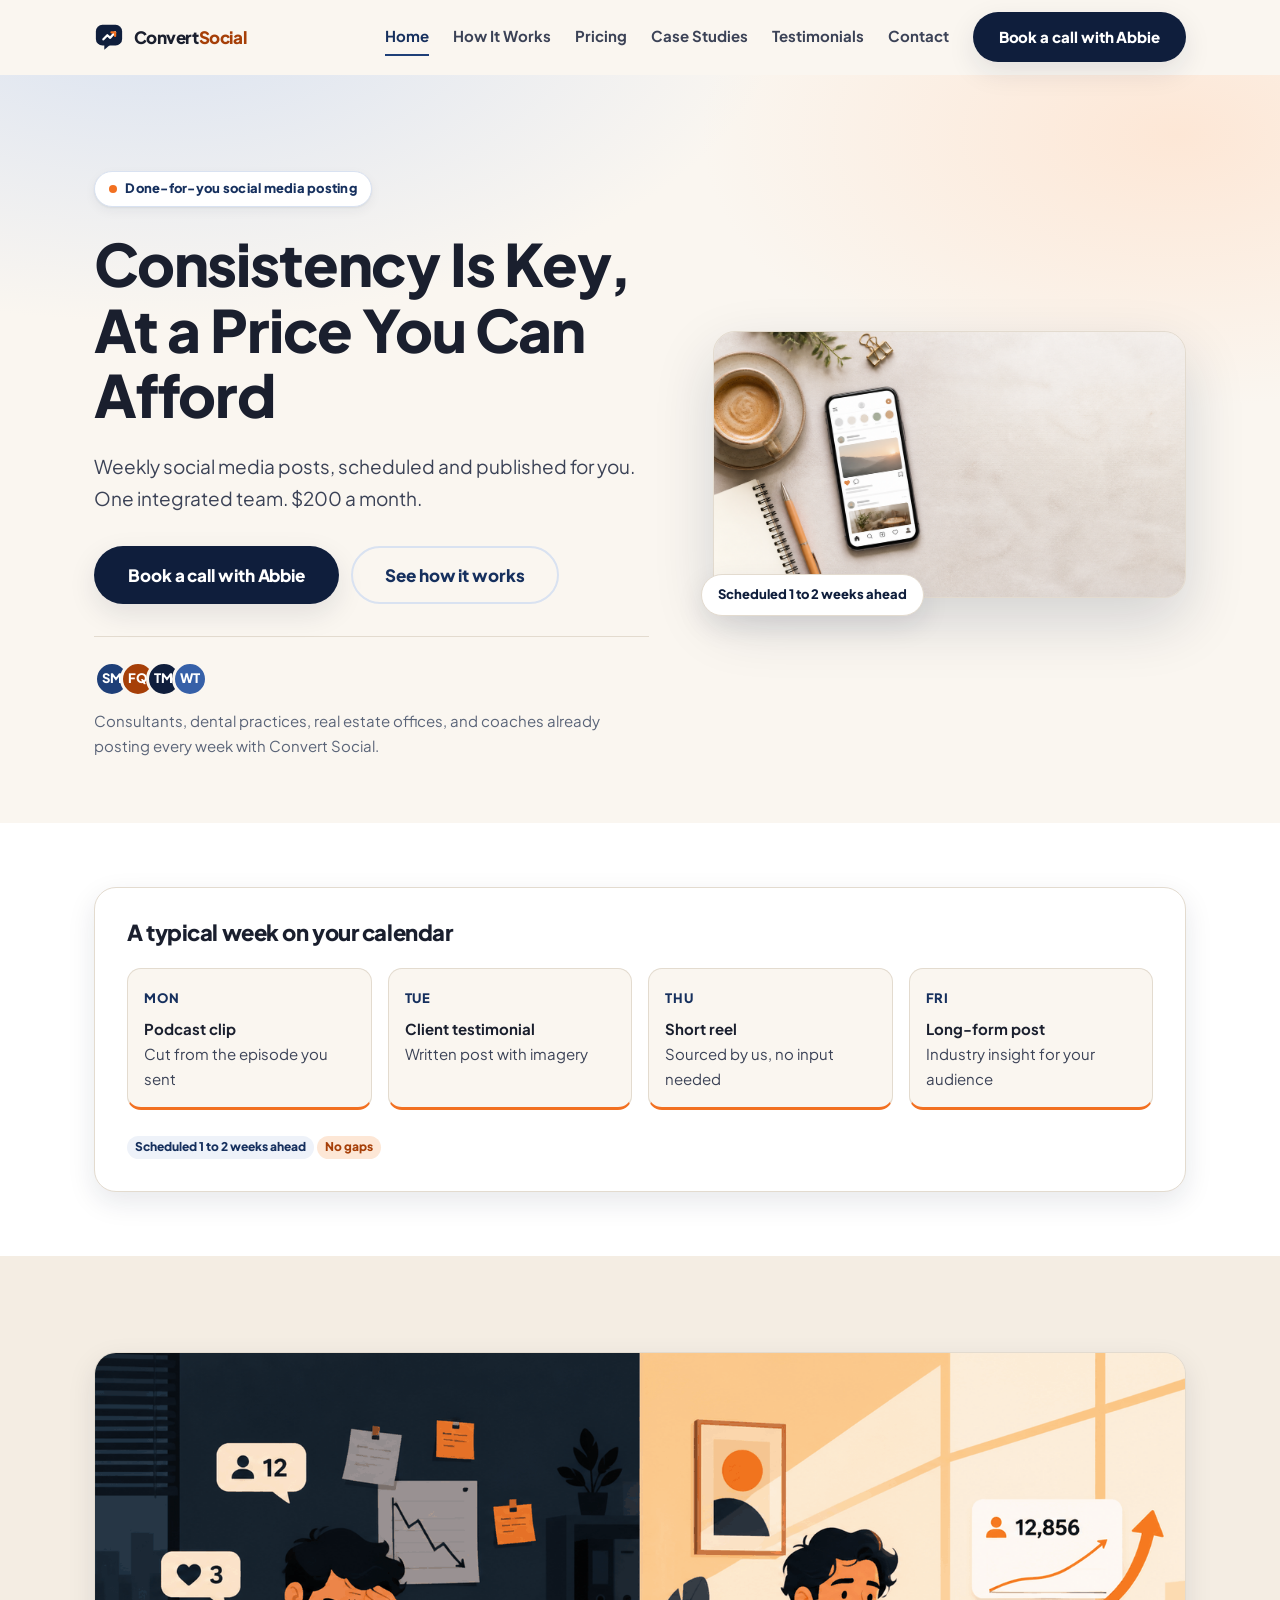
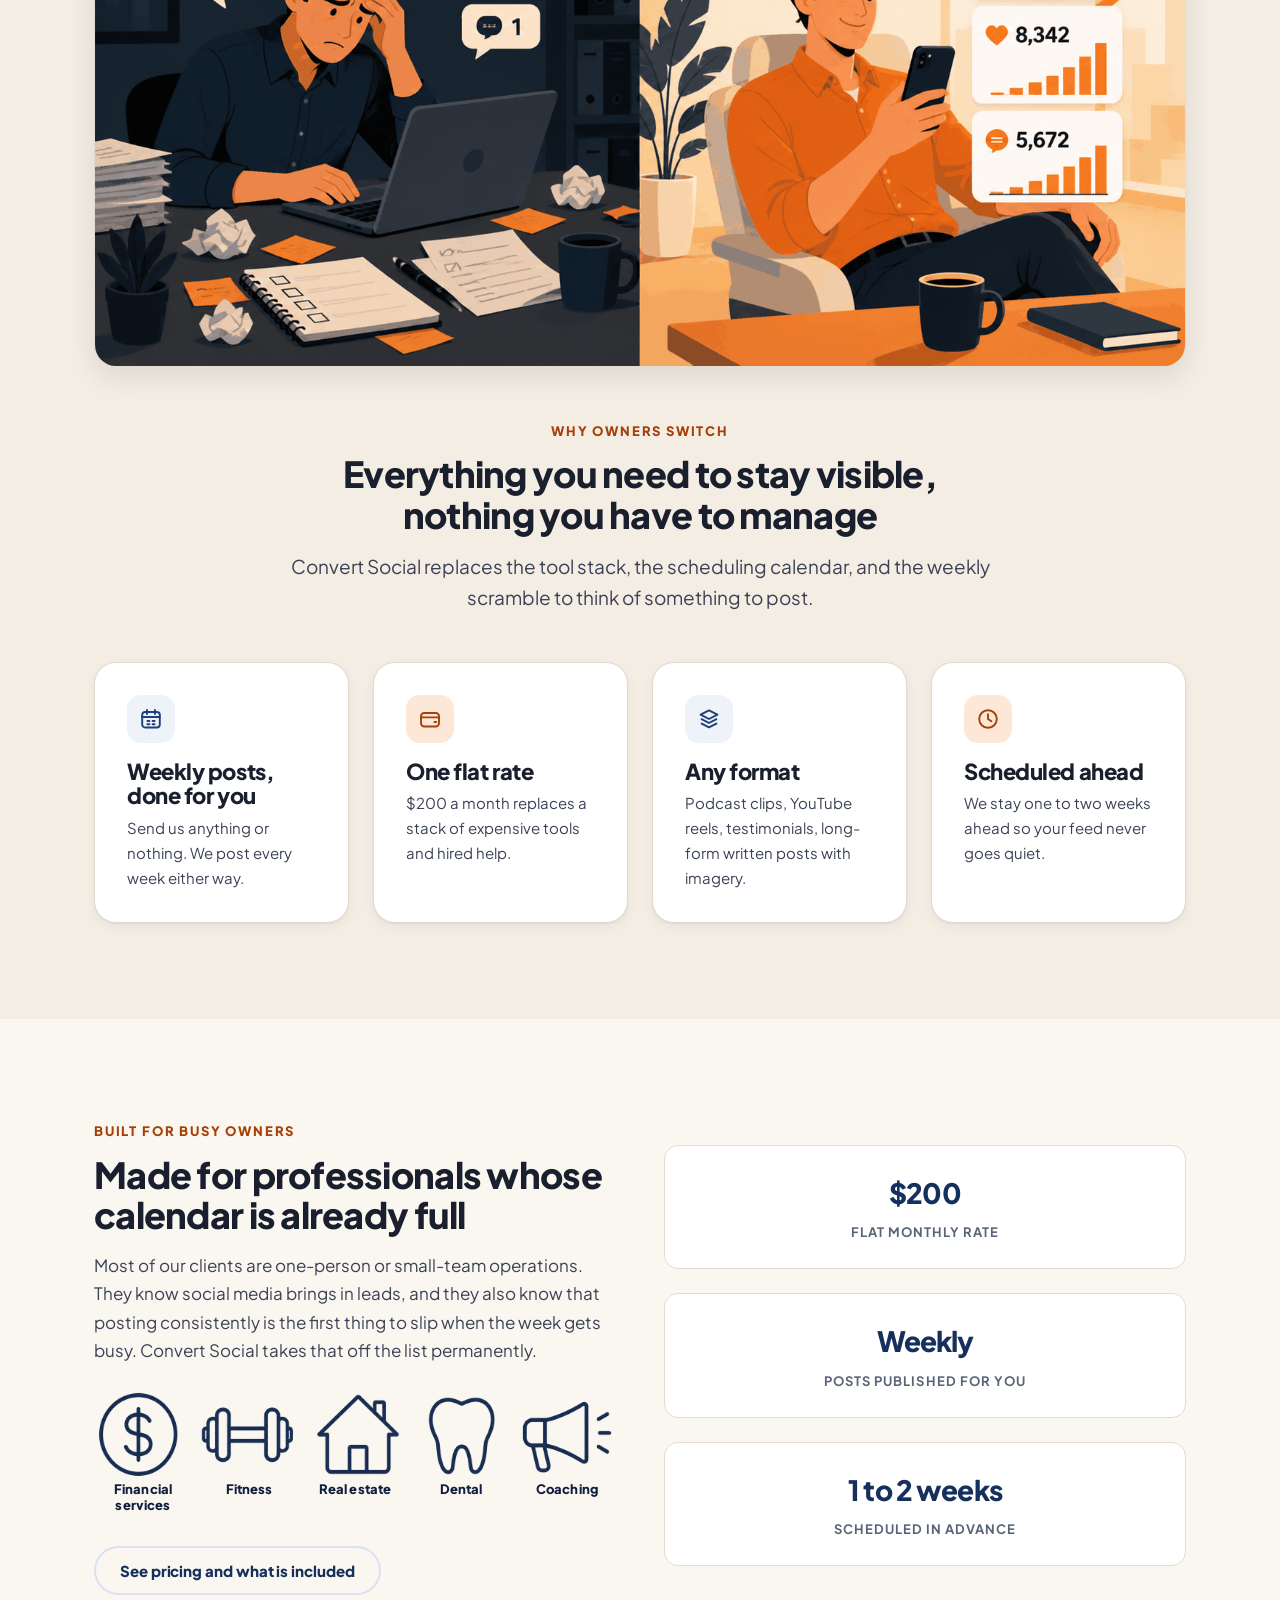
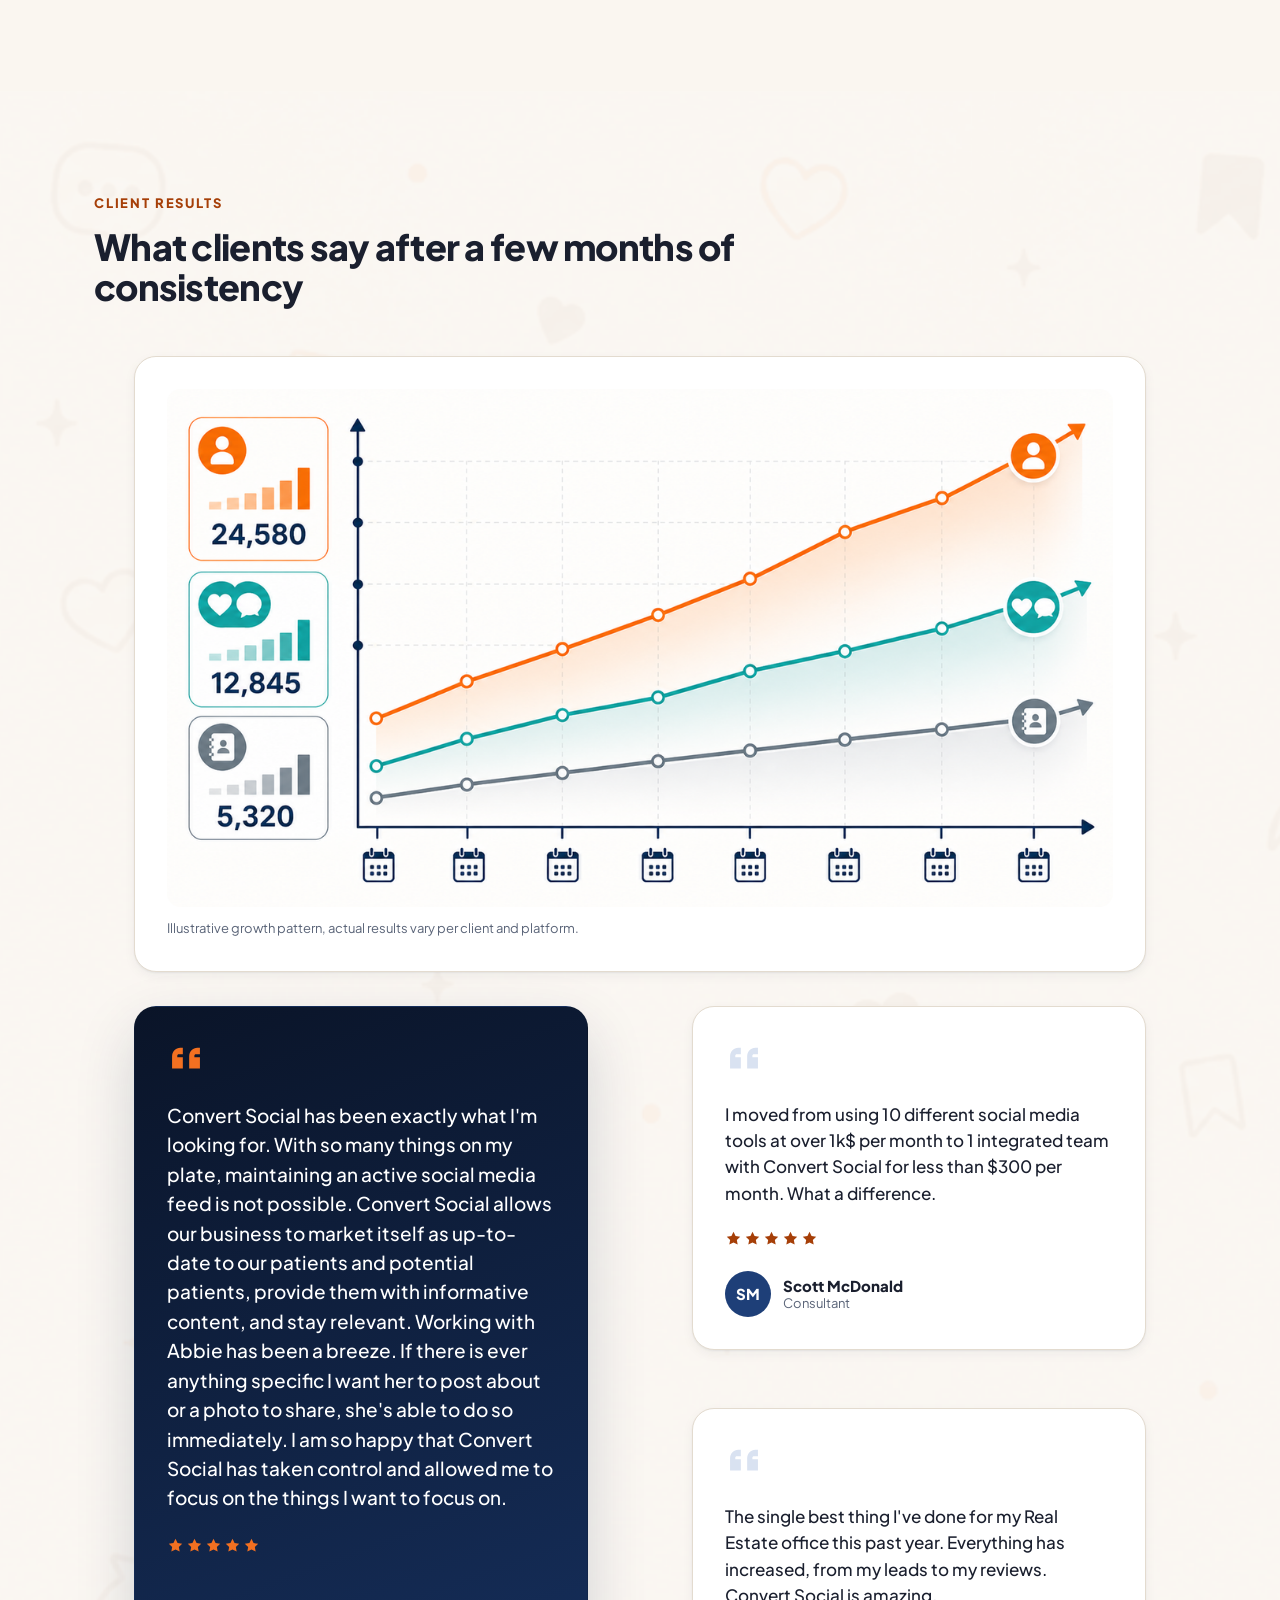
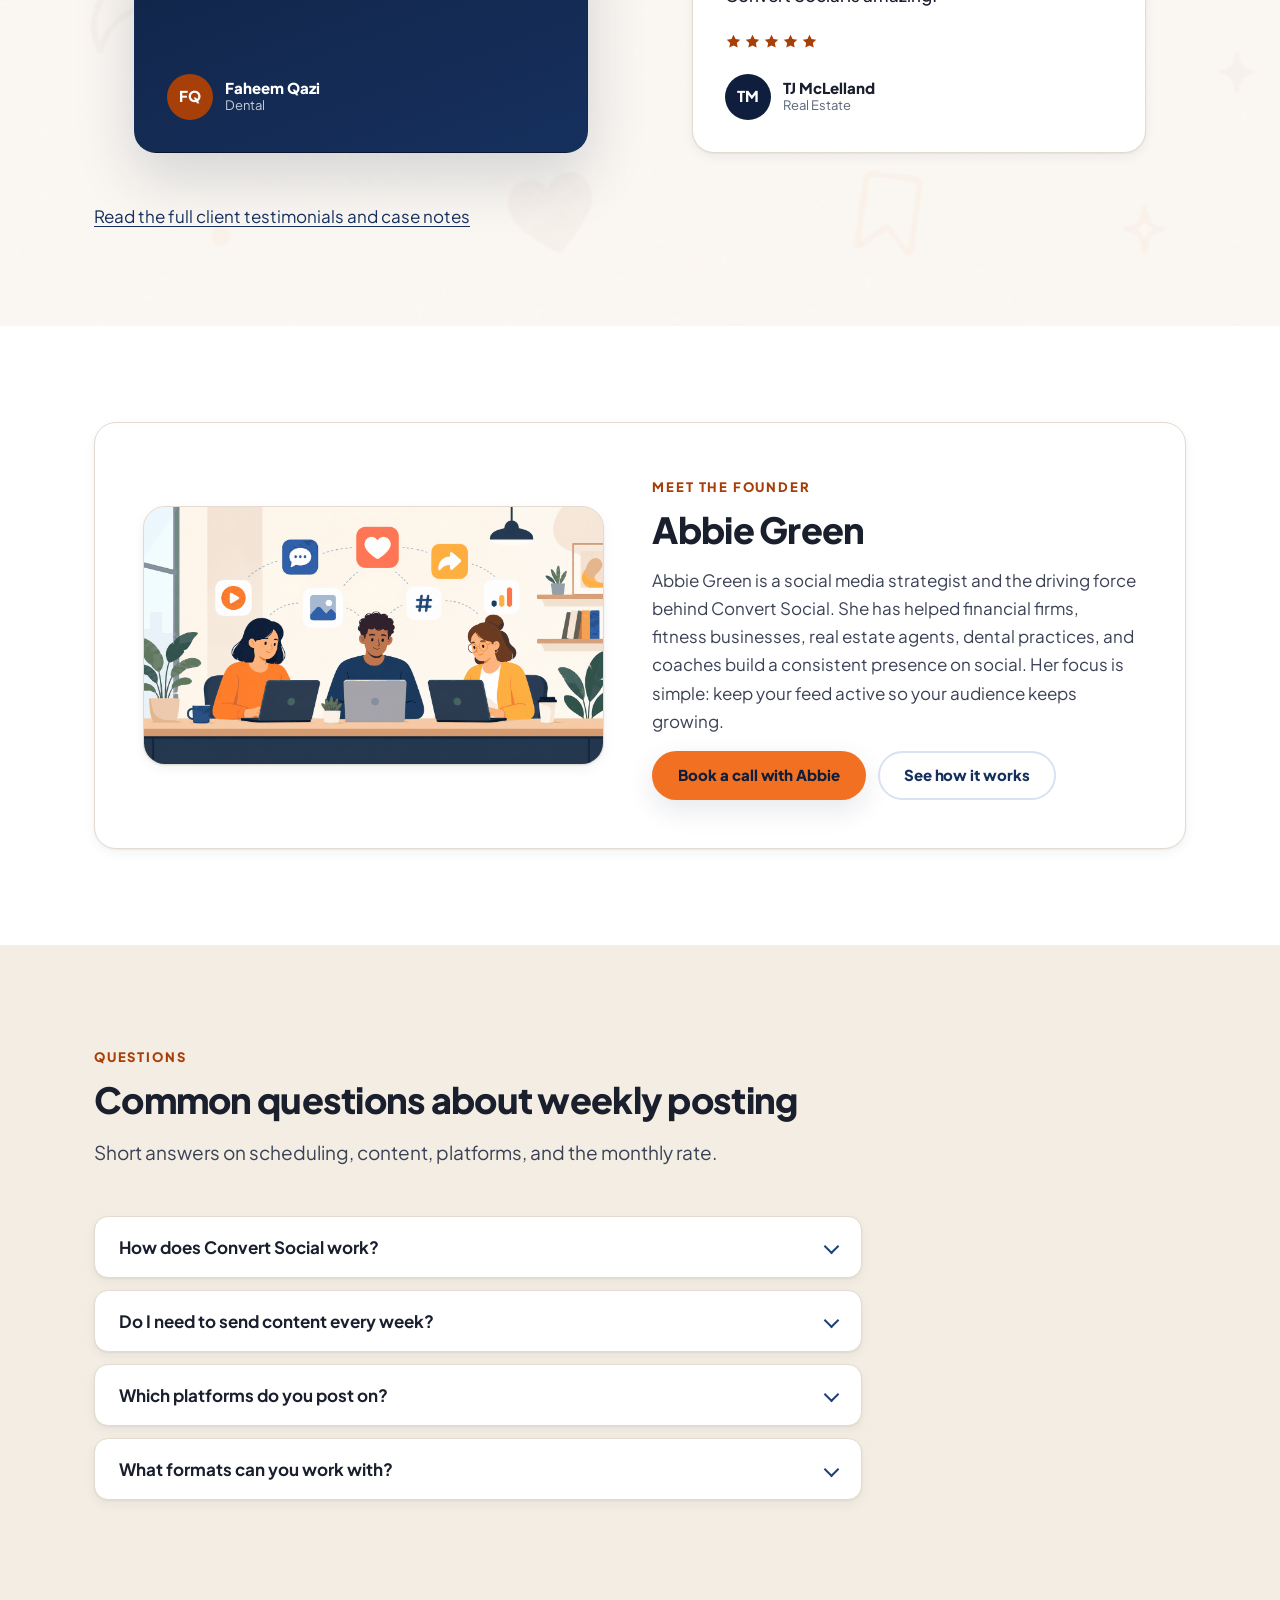
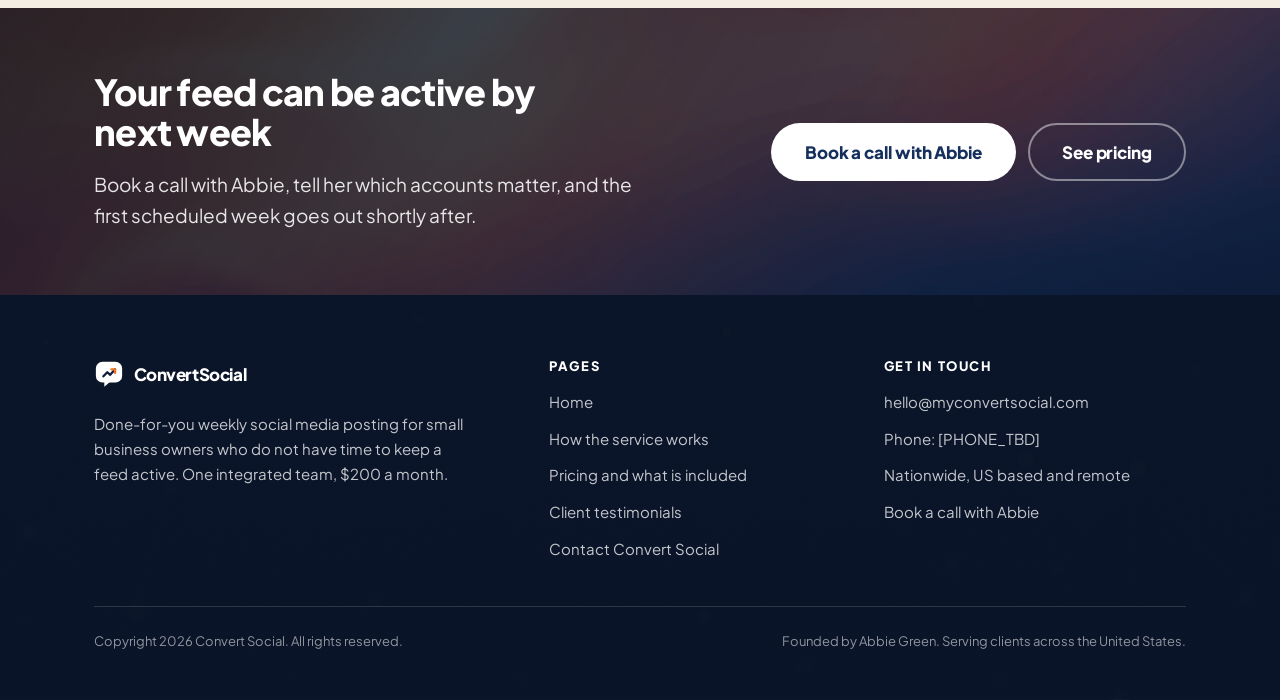
<file: index.html>
<!DOCTYPE html>
<html lang="en">
<head>
  <meta charset="utf-8">
  <meta name="viewport" content="width=device-width, initial-scale=1">
  <title>Convert Social | Weekly Social Media Posts Done For You, $200 a Month</title>
  <meta name="description" content="Convert Social schedules and publishes weekly social media posts for small business owners. One integrated team, any format, $200 a month with no long-term contract.">
  <meta name="author" content="Convert Social">
  <meta name="robots" content="index, follow">
  <link rel="canonical" href="https://www.myconvertsocial.com/">

  <meta property="og:site_name" content="Convert Social">
  <meta property="og:title" content="Convert Social | Weekly Social Media Posts Done For You, $200 a Month">
  <meta property="og:description" content="Convert Social schedules and publishes weekly social media posts for small business owners. One integrated team, any format, $200 a month with no long-term contract.">
  <meta property="og:type" content="website">
  <meta property="og:url" content="https://www.myconvertsocial.com/">
  <meta property="og:image" content="https://www.myconvertsocial.com/assets/img/og-image.png">
  <meta property="og:image:alt" content="Convert Social, weekly social media posts scheduled and published for you">
  <meta name="twitter:card" content="summary_large_image">
  <meta name="twitter:title" content="Convert Social | Weekly Social Media Posts Done For You, $200 a Month">
  <meta name="twitter:description" content="Convert Social schedules and publishes weekly social media posts for small business owners. One integrated team, any format, $200 a month with no long-term contract.">
  <meta name="twitter:image" content="https://www.myconvertsocial.com/assets/img/og-image.png">

  <meta name="theme-color" content="#0F1E3C">
  <link rel="icon" href="assets/img/favicon.svg" type="image/svg+xml">

  <link rel="preconnect" href="https://fonts.googleapis.com">
  <link rel="preconnect" href="https://fonts.gstatic.com" crossorigin>
  <link rel="stylesheet" href="https://fonts.googleapis.com/css2?family=Plus+Jakarta+Sans:wght@400;500;700;800&display=swap">
  <link rel="stylesheet" href="assets/css/style.css">

  <script type="application/ld+json">
{
  "@context": "https://schema.org",
  "@type": "Organization",
  "@id": "https://www.myconvertsocial.com/#organization",
  "name": "Convert Social",
  "url": "https://www.myconvertsocial.com/",
  "logo": "https://www.myconvertsocial.com/assets/img/logo.svg",
  "image": "https://www.myconvertsocial.com/assets/img/og-image.png",
  "description": "Convert Social is a done-for-you social media management service. Weekly posts are scheduled and published for small business owners for $200 a month.",
  "email": "hello@myconvertsocial.com",
  "founder": {
    "@type": "Person",
    "name": "Abbie Green",
    "jobTitle": "Founder and Social Media Strategist"
  },
  "foundingLocation": {
    "@type": "Country",
    "name": "United States"
  },
  "areaServed": {
    "@type": "Country",
    "name": "US"
  },
  "knowsAbout": [
    "social media management",
    "social media scheduling",
    "content marketing for small business"
  ],
  "contactPoint": {
    "@type": "ContactPoint",
    "contactType": "sales",
    "email": "hello@myconvertsocial.com",
    "areaServed": "US",
    "availableLanguage": "English"
  }
}
</script>
  <script type="application/ld+json">
{
  "@context": "https://schema.org",
  "@type": "WebSite",
  "@id": "https://www.myconvertsocial.com/#website",
  "url": "https://www.myconvertsocial.com/",
  "name": "Convert Social",
  "publisher": {
    "@id": "https://www.myconvertsocial.com/#organization"
  }
}
</script>
  <script type="application/ld+json">
{
  "@context": "https://schema.org",
  "@type": "Service",
  "@id": "https://www.myconvertsocial.com/pricing.html#service",
  "name": "Done-for-you weekly social media posting",
  "serviceType": "Social media management",
  "description": "Weekly social media posts written, scheduled, and published for small business owners and professionals. One flat rate of $200 a month with no long-term contract.",
  "provider": {
    "@id": "https://www.myconvertsocial.com/#organization"
  },
  "areaServed": {
    "@type": "Country",
    "name": "US"
  },
  "audience": {
    "@type": "BusinessAudience",
    "name": "Small business owners in financial services, fitness, real estate, dental, and coaching"
  },
  "offers": {
    "@type": "Offer",
    "name": "Convert Social monthly plan",
    "price": "200",
    "priceCurrency": "USD",
    "availability": "https://schema.org/InStock",
    "url": "https://www.myconvertsocial.com/pricing.html",
    "priceSpecification": {
      "@type": "UnitPriceSpecification",
      "price": "200",
      "priceCurrency": "USD",
      "unitText": "MONTH",
      "billingDuration": 1,
      "billingIncrement": 1
    }
  }
}
</script>
  <script type="application/ld+json">
{
  "@context": "https://schema.org",
  "@type": "FAQPage",
  "mainEntity": [
    {
      "@type": "Question",
      "name": "How does Convert Social work?",
      "acceptedAnswer": {
        "@type": "Answer",
        "text": "You send us content whenever you have it. We build the calendar, schedule everything one to two weeks in advance, and publish weekly posts to your profiles. You approve the direction once and then it runs."
      }
    },
    {
      "@type": "Question",
      "name": "Do I need to send content every week?",
      "acceptedAnswer": {
        "@type": "Answer",
        "text": "No. Send us anything or nothing. When nothing comes in, we source simple, relevant content for your industry and post it, so your consistency never breaks."
      }
    },
    {
      "@type": "Question",
      "name": "Which platforms do you post on?",
      "acceptedAnswer": {
        "@type": "Answer",
        "text": "We post to the profiles that matter for your business, including Facebook, Instagram, LinkedIn, and X. Tell us which accounts you want active and we handle the scheduling."
      }
    },
    {
      "@type": "Question",
      "name": "What formats can you work with?",
      "acceptedAnswer": {
        "@type": "Answer",
        "text": "Podcast clips, YouTube reels, short video, client testimonials, and long-form written posts with imagery. If you have raw footage, we cut it down into postable pieces."
      }
    }
  ]
}
</script>
  <script type="application/ld+json">
{
  "@context": "https://schema.org",
  "@type": "Review",
  "@id": "https://www.myconvertsocial.com/testimonials.html#review-1",
  "itemReviewed": {
    "@id": "https://www.myconvertsocial.com/#organization"
  },
  "author": {
    "@type": "Person",
    "name": "Scott McDonald"
  },
  "reviewBody": "I moved from using 10 different social media tools at over 1k$ per month to 1 integrated team with Convert Social for less than $300 per month. What a difference.",
  "reviewRating": {
    "@type": "Rating",
    "ratingValue": "5",
    "bestRating": "5",
    "worstRating": "1"
  },
  "publisher": {
    "@id": "https://www.myconvertsocial.com/#organization"
  }
}
</script>
  <script type="application/ld+json">
{
  "@context": "https://schema.org",
  "@type": "Review",
  "@id": "https://www.myconvertsocial.com/testimonials.html#review-2",
  "itemReviewed": {
    "@id": "https://www.myconvertsocial.com/#organization"
  },
  "author": {
    "@type": "Person",
    "name": "Faheem Qazi"
  },
  "reviewBody": "Convert Social has been exactly what I'm looking for. With so many things on my plate, maintaining an active social media feed is not possible. Convert Social allows our business to market itself as up-to-date to our patients and potential patients, provide them with informative content, and stay relevant. Working with Abbie has been a breeze. If there is ever anything specific I want her to post about or a photo to share, she's able to do so immediately. I am so happy that Convert Social has taken control and allowed me to focus on the things I want to focus on.",
  "reviewRating": {
    "@type": "Rating",
    "ratingValue": "5",
    "bestRating": "5",
    "worstRating": "1"
  },
  "publisher": {
    "@id": "https://www.myconvertsocial.com/#organization"
  }
}
</script>
  <script type="application/ld+json">
{
  "@context": "https://schema.org",
  "@type": "Review",
  "@id": "https://www.myconvertsocial.com/testimonials.html#review-3",
  "itemReviewed": {
    "@id": "https://www.myconvertsocial.com/#organization"
  },
  "author": {
    "@type": "Person",
    "name": "TJ McLelland"
  },
  "reviewBody": "The single best thing I've done for my Real Estate office this past year. Everything has increased, from my leads to my reviews. Convert Social is amazing.",
  "reviewRating": {
    "@type": "Rating",
    "ratingValue": "5",
    "bestRating": "5",
    "worstRating": "1"
  },
  "publisher": {
    "@id": "https://www.myconvertsocial.com/#organization"
  }
}
</script>
</head>
<body>
  <a class="skip-link" href="#main">Skip to main content</a>

  <header class="site-header" data-header>
    <div class="wrap header-inner">
      <a class="brand" href="index.html" aria-label="Convert Social home">
        <svg viewBox="0 0 32 32" fill="none" aria-hidden="true" focusable="false">
        <rect x="2" y="3" width="28" height="22" rx="7" fill="#0F1E3C"/>
        <path d="M11 24.4v5.1L16.9 24.4z" fill="#0F1E3C"/>
        <path d="M10 18.5l4.2-4.4 3.1 2.8L22.5 11" stroke="#ffffff" stroke-width="2.4" stroke-linecap="round" stroke-linejoin="round"/>
        <path d="M18.6 11h3.9v3.9" stroke="#F27021" stroke-width="2.4" stroke-linecap="round" stroke-linejoin="round"/>
      </svg>
        <span class="brand-name">Convert<span>Social</span></span>
      </a>

      <button class="nav-toggle" type="button" data-nav-toggle aria-expanded="false" aria-controls="site-nav">
        <svg viewBox="0 0 24 24" fill="none" stroke="currentColor" stroke-width="2.2" stroke-linecap="round" aria-hidden="true" focusable="false"><path d="M4 7h16M4 12h16M4 17h16"/></svg>
        <span>Menu</span>
      </button>

      <nav class="site-nav" id="site-nav" data-nav aria-label="Primary">
        <ul class="nav-links">
            <li><a href="index.html" aria-current="page">Home</a></li>
            <li><a href="how-it-works.html">How It Works</a></li>
            <li><a href="pricing.html">Pricing</a></li>
            <li><a href="case-studies.html">Case Studies</a></li>
            <li><a href="testimonials.html">Testimonials</a></li>
            <li><a href="contact.html">Contact</a></li>
        </ul>
        <a class="btn btn--primary" href="contact.html">Book a call with Abbie</a>
      </nav>
    </div>
  </header>

  <main id="main">
    <section class="hero">
      <div class="wrap hero-grid">
        <div>
          <span class="pill"><span class="pill-dot"></span>Done-for-you social media posting</span>
          <h1>Consistency Is Key, At a Price You Can Afford</h1>
          <p class="lede">Weekly social media posts, scheduled and published for you. One integrated team. $200 a month.</p>
          <div class="btn-row">
            <a class="btn btn--primary btn--lg" href="contact.html">Book a call with Abbie</a>
            <a class="btn btn--ghost btn--lg" href="how-it-works.html">See how it works</a>
          </div>
          <div class="hero-proof">
            <span class="avatar-stack" aria-hidden="true">
              <span class="avatar avatar--sm avatar--navy">SM</span>
              <span class="avatar avatar--sm avatar--orange">FQ</span>
              <span class="avatar avatar--sm avatar--deep">TM</span>
              <span class="avatar avatar--sm avatar--slate">WT</span>
            </span>
            <span>Consultants, dental practices, real estate offices, and coaches already posting every week with Convert Social.</span>
          </div>
        </div>

        <div class="hero-visual">
          <figure class="media">
            <img src="assets/img/01-hero-flat-lay-desk.png" alt="Phone showing a scheduled Instagram feed beside a coffee cup and notebook on a warm cream desk" width="1200" height="675" fetchpriority="high">
          </figure>
          <span class="hero-visual-tag">Scheduled 1 to 2 weeks ahead</span>
        </div>
      </div>
    </section>

    <section class="section section--tight section--white">
      <div class="wrap">
        <div class="week-band reveal">
          <h2>A typical week on your calendar</h2>
          <ul class="week-list">
            <li>
              <span class="week-day">Mon</span>
              <span class="week-body"><b>Podcast clip</b>Cut from the episode you sent</span>
            </li>
            <li>
              <span class="week-day">Tue</span>
              <span class="week-body"><b>Client testimonial</b>Written post with imagery</span>
            </li>
            <li>
              <span class="week-day">Thu</span>
              <span class="week-body"><b>Short reel</b>Sourced by us, no input needed</span>
            </li>
            <li>
              <span class="week-day">Fri</span>
              <span class="week-body"><b>Long-form post</b>Industry insight for your audience</span>
            </li>
          </ul>
          <p style="margin-top:1.25rem"><span class="tag">Scheduled 1 to 2 weeks ahead</span> <span class="tag tag--orange">No gaps</span></p>
        </div>
      </div>
    </section>

    <section class="section section--cream">
      <div class="wrap">
        <figure class="media split-figure">
          <img src="assets/img/02-hero-split-owner-before-after.png" alt="Split illustration of a business owner overwhelmed by unposted content on one side and calmly reviewing rising engagement on the other" width="1500" height="844" loading="lazy" decoding="async">
        </figure>
        <div class="section-head section-head--center">
          <span class="eyebrow">Why owners switch</span>
          <h2>Everything you need to stay visible, nothing you have to manage</h2>
          <p class="lede">Convert Social replaces the tool stack, the scheduling calendar, and the weekly scramble to think of something to post.</p>
        </div>
        <div class="grid grid--4 reveal">
        <article class="card card--hover">
          <span class="card-icon"><svg viewBox="0 0 24 24" fill="none" stroke="currentColor" stroke-width="1.9" stroke-linecap="round" stroke-linejoin="round" aria-hidden="true" focusable="false"><rect x="3.2" y="5" width="17.6" height="15.5" rx="3"/><path d="M8 3v4M16 3v4M3.2 10h17.6M8.4 14h2M13.6 14h2M8.4 17.2h2M13.6 17.2h2"/></svg></span>
          <h3>Weekly posts, done for you</h3>
          <p>Send us anything or nothing. We post every week either way.</p>
        </article>
        <article class="card card--hover">
          <span class="card-icon card-icon--orange"><svg viewBox="0 0 24 24" fill="none" stroke="currentColor" stroke-width="1.9" stroke-linecap="round" stroke-linejoin="round" aria-hidden="true" focusable="false"><rect x="3" y="6" width="18" height="13.5" rx="3.2"/><path d="M3 10.4h18M16.4 15h1.8"/></svg></span>
          <h3>One flat rate</h3>
          <p>$200 a month replaces a stack of expensive tools and hired help.</p>
        </article>
        <article class="card card--hover">
          <span class="card-icon"><svg viewBox="0 0 24 24" fill="none" stroke="currentColor" stroke-width="1.9" stroke-linecap="round" stroke-linejoin="round" aria-hidden="true" focusable="false"><path d="M12 3.4l8.4 4.3L12 12 3.6 7.7z"/><path d="M4.6 12.2L12 16l7.4-3.8M4.6 16.6L12 20.4l7.4-3.8"/></svg></span>
          <h3>Any format</h3>
          <p>Podcast clips, YouTube reels, testimonials, long-form written posts with imagery.</p>
        </article>
        <article class="card card--hover">
          <span class="card-icon card-icon--orange"><svg viewBox="0 0 24 24" fill="none" stroke="currentColor" stroke-width="1.9" stroke-linecap="round" stroke-linejoin="round" aria-hidden="true" focusable="false"><circle cx="12" cy="12" r="8.8"/><path d="M12 7.2V12l3.4 2.2"/></svg></span>
          <h3>Scheduled ahead</h3>
          <p>We stay one to two weeks ahead so your feed never goes quiet.</p>
        </article>
        </div>
      </div>
    </section>

    <section class="section">
      <div class="wrap">
        <div class="grid grid--2" style="gap:3rem;align-items:center">
          <div>
            <span class="eyebrow">Built for busy owners</span>
            <h2>Made for professionals whose calendar is already full</h2>
            <p>Most of our clients are one-person or small-team operations. They know social media brings in leads, and they also know that posting consistently is the first thing to slip when the week gets busy. Convert Social takes that off the list permanently.</p>
            <figure class="industry-strip">
              <img src="assets/img/05-industry-icon-set.png" alt="Navy line icons for financial services, fitness, real estate, dental, and coaching businesses" width="1416" height="252" loading="lazy" decoding="async">
              <ul class="industry-labels">
              <li>Financial services</li>
              <li>Fitness</li>
              <li>Real estate</li>
              <li>Dental</li>
              <li>Coaching</li>
              </ul>
            </figure>
            <a class="btn btn--ghost" href="pricing.html">See pricing and what is included</a>
          </div>
          <div class="stat-row" style="grid-template-columns:minmax(0,1fr)">
            <div class="stat"><span class="stat-num">$200</span><span class="stat-label">Flat monthly rate</span></div>
            <div class="stat"><span class="stat-num">Weekly</span><span class="stat-label">Posts published for you</span></div>
            <div class="stat"><span class="stat-num">1 to 2 weeks</span><span class="stat-label">Scheduled in advance</span></div>
          </div>
        </div>
      </div>
    </section>

    <section class="section section--pattern">
      <div class="wrap">
        <div class="section-head">
          <span class="eyebrow">Client results</span>
          <h2>What clients say after a few months of consistency</h2>
        </div>
        <figure class="chart-panel reveal">
          <img src="assets/img/08-growth-chart-infographic.png" alt="Line chart illustrating reach, engagement, and follower counts climbing over several months of weekly posting" width="1200" height="658" loading="lazy" decoding="async">
          <figcaption class="media-caption">Illustrative growth pattern, actual results vary per client and platform.</figcaption>
        </figure>
        <div class="grid grid--2 reveal">
        <figure class="quote-card quote-card--feature">
          <div class="quote-mark"><svg viewBox="0 0 24 24" fill="currentColor" aria-hidden="true" focusable="false"><path d="M10 5.5v4.2H7.4c-.5 0-.9.4-.9.9v.9H10v7.2H3.2V11c0-3 2.3-5.5 5.2-5.5zm10.8 0v4.2h-2.6c-.5 0-.9.4-.9.9v.9h3.5v7.2H14V11c0-3 2.3-5.5 5.2-5.5z"/></svg></div>
          <blockquote>Convert Social has been exactly what I'm looking for. With so many things on my plate, maintaining an active social media feed is not possible. Convert Social allows our business to market itself as up-to-date to our patients and potential patients, provide them with informative content, and stay relevant. Working with Abbie has been a breeze. If there is ever anything specific I want her to post about or a photo to share, she's able to do so immediately. I am so happy that Convert Social has taken control and allowed me to focus on the things I want to focus on.</blockquote>
          <span class="stars" role="img" aria-label="Rated 5 out of 5"><svg viewBox="0 0 24 24" fill="currentColor" aria-hidden="true" focusable="false"><path d="M12 2.6l2.9 6 6.6.9-4.8 4.6 1.2 6.5L12 17.5 6.1 20.6l1.2-6.5L2.5 9.5l6.6-.9z"/></svg><svg viewBox="0 0 24 24" fill="currentColor" aria-hidden="true" focusable="false"><path d="M12 2.6l2.9 6 6.6.9-4.8 4.6 1.2 6.5L12 17.5 6.1 20.6l1.2-6.5L2.5 9.5l6.6-.9z"/></svg><svg viewBox="0 0 24 24" fill="currentColor" aria-hidden="true" focusable="false"><path d="M12 2.6l2.9 6 6.6.9-4.8 4.6 1.2 6.5L12 17.5 6.1 20.6l1.2-6.5L2.5 9.5l6.6-.9z"/></svg><svg viewBox="0 0 24 24" fill="currentColor" aria-hidden="true" focusable="false"><path d="M12 2.6l2.9 6 6.6.9-4.8 4.6 1.2 6.5L12 17.5 6.1 20.6l1.2-6.5L2.5 9.5l6.6-.9z"/></svg><svg viewBox="0 0 24 24" fill="currentColor" aria-hidden="true" focusable="false"><path d="M12 2.6l2.9 6 6.6.9-4.8 4.6 1.2 6.5L12 17.5 6.1 20.6l1.2-6.5L2.5 9.5l6.6-.9z"/></svg></span>
          <figcaption class="quote-person">
            <span class="avatar avatar--orange" aria-hidden="true">FQ</span>
            <span>
              <span class="quote-name">Faheem Qazi</span>
              <span class="quote-role">Dental</span>
            </span>
          </figcaption>
        </figure>
          <div class="grid" style="gap:1.5rem">
        <figure class="quote-card quote-card--sm">
          <div class="quote-mark"><svg viewBox="0 0 24 24" fill="currentColor" aria-hidden="true" focusable="false"><path d="M10 5.5v4.2H7.4c-.5 0-.9.4-.9.9v.9H10v7.2H3.2V11c0-3 2.3-5.5 5.2-5.5zm10.8 0v4.2h-2.6c-.5 0-.9.4-.9.9v.9h3.5v7.2H14V11c0-3 2.3-5.5 5.2-5.5z"/></svg></div>
          <blockquote>I moved from using 10 different social media tools at over 1k$ per month to 1 integrated team with Convert Social for less than $300 per month. What a difference.</blockquote>
          <span class="stars" role="img" aria-label="Rated 5 out of 5"><svg viewBox="0 0 24 24" fill="currentColor" aria-hidden="true" focusable="false"><path d="M12 2.6l2.9 6 6.6.9-4.8 4.6 1.2 6.5L12 17.5 6.1 20.6l1.2-6.5L2.5 9.5l6.6-.9z"/></svg><svg viewBox="0 0 24 24" fill="currentColor" aria-hidden="true" focusable="false"><path d="M12 2.6l2.9 6 6.6.9-4.8 4.6 1.2 6.5L12 17.5 6.1 20.6l1.2-6.5L2.5 9.5l6.6-.9z"/></svg><svg viewBox="0 0 24 24" fill="currentColor" aria-hidden="true" focusable="false"><path d="M12 2.6l2.9 6 6.6.9-4.8 4.6 1.2 6.5L12 17.5 6.1 20.6l1.2-6.5L2.5 9.5l6.6-.9z"/></svg><svg viewBox="0 0 24 24" fill="currentColor" aria-hidden="true" focusable="false"><path d="M12 2.6l2.9 6 6.6.9-4.8 4.6 1.2 6.5L12 17.5 6.1 20.6l1.2-6.5L2.5 9.5l6.6-.9z"/></svg><svg viewBox="0 0 24 24" fill="currentColor" aria-hidden="true" focusable="false"><path d="M12 2.6l2.9 6 6.6.9-4.8 4.6 1.2 6.5L12 17.5 6.1 20.6l1.2-6.5L2.5 9.5l6.6-.9z"/></svg></span>
          <figcaption class="quote-person">
            <span class="avatar avatar--navy" aria-hidden="true">SM</span>
            <span>
              <span class="quote-name">Scott McDonald</span>
              <span class="quote-role">Consultant</span>
            </span>
          </figcaption>
        </figure>
        <figure class="quote-card quote-card--sm">
          <div class="quote-mark"><svg viewBox="0 0 24 24" fill="currentColor" aria-hidden="true" focusable="false"><path d="M10 5.5v4.2H7.4c-.5 0-.9.4-.9.9v.9H10v7.2H3.2V11c0-3 2.3-5.5 5.2-5.5zm10.8 0v4.2h-2.6c-.5 0-.9.4-.9.9v.9h3.5v7.2H14V11c0-3 2.3-5.5 5.2-5.5z"/></svg></div>
          <blockquote>The single best thing I've done for my Real Estate office this past year. Everything has increased, from my leads to my reviews. Convert Social is amazing.</blockquote>
          <span class="stars" role="img" aria-label="Rated 5 out of 5"><svg viewBox="0 0 24 24" fill="currentColor" aria-hidden="true" focusable="false"><path d="M12 2.6l2.9 6 6.6.9-4.8 4.6 1.2 6.5L12 17.5 6.1 20.6l1.2-6.5L2.5 9.5l6.6-.9z"/></svg><svg viewBox="0 0 24 24" fill="currentColor" aria-hidden="true" focusable="false"><path d="M12 2.6l2.9 6 6.6.9-4.8 4.6 1.2 6.5L12 17.5 6.1 20.6l1.2-6.5L2.5 9.5l6.6-.9z"/></svg><svg viewBox="0 0 24 24" fill="currentColor" aria-hidden="true" focusable="false"><path d="M12 2.6l2.9 6 6.6.9-4.8 4.6 1.2 6.5L12 17.5 6.1 20.6l1.2-6.5L2.5 9.5l6.6-.9z"/></svg><svg viewBox="0 0 24 24" fill="currentColor" aria-hidden="true" focusable="false"><path d="M12 2.6l2.9 6 6.6.9-4.8 4.6 1.2 6.5L12 17.5 6.1 20.6l1.2-6.5L2.5 9.5l6.6-.9z"/></svg><svg viewBox="0 0 24 24" fill="currentColor" aria-hidden="true" focusable="false"><path d="M12 2.6l2.9 6 6.6.9-4.8 4.6 1.2 6.5L12 17.5 6.1 20.6l1.2-6.5L2.5 9.5l6.6-.9z"/></svg></span>
          <figcaption class="quote-person">
            <span class="avatar avatar--deep" aria-hidden="true">TM</span>
            <span>
              <span class="quote-name">TJ McLelland</span>
              <span class="quote-role">Real Estate</span>
            </span>
          </figcaption>
        </figure>
          </div>
        </div>
        <p style="margin-top:2rem"><a href="testimonials.html">Read the full client testimonials and case notes</a></p>
      </div>
    </section>

    <section class="section section--white">
      <div class="wrap">
        <div class="founder founder--media">
          <figure class="media media--soft">
            <img src="assets/img/04-team-social-management.png" alt="Illustration of a three-person social media team planning and scheduling posts at their desks" width="1500" height="839" loading="lazy" decoding="async">
          </figure>
          <div>
            <span class="eyebrow">Meet the founder</span>
            <h2>Abbie Green</h2>
            <p>Abbie Green is a social media strategist and the driving force behind Convert Social. She has helped financial firms, fitness businesses, real estate agents, dental practices, and coaches build a consistent presence on social. Her focus is simple: keep your feed active so your audience keeps growing.</p>
            <div class="btn-row">
              <a class="btn btn--accent" href="contact.html">Book a call with Abbie</a>
              <a class="btn btn--ghost" href="how-it-works.html">See how it works</a>
            </div>
          </div>
        </div>
      </div>
    </section>

  <section class="section section--cream" id="faq">
    <div class="wrap">
      <div class="section-head">
        <span class="eyebrow">Questions</span>
        <h2>Common questions about weekly posting</h2>
        <p class="lede">Short answers on scheduling, content, platforms, and the monthly rate.</p>
      </div>
      <div class="faq">
        <details class="faq-item">
          <summary>How does Convert Social work?</summary>
          <div class="faq-body"><p>You send us content whenever you have it. We build the calendar, schedule everything one to two weeks in advance, and publish weekly posts to your profiles. You approve the direction once and then it runs.</p></div>
        </details>
        <details class="faq-item">
          <summary>Do I need to send content every week?</summary>
          <div class="faq-body"><p>No. Send us anything or nothing. When nothing comes in, we source simple, relevant content for your industry and post it, so your consistency never breaks.</p></div>
        </details>
        <details class="faq-item">
          <summary>Which platforms do you post on?</summary>
          <div class="faq-body"><p>We post to the profiles that matter for your business, including Facebook, Instagram, LinkedIn, and X. Tell us which accounts you want active and we handle the scheduling.</p></div>
        </details>
        <details class="faq-item">
          <summary>What formats can you work with?</summary>
          <div class="faq-body"><p>Podcast clips, YouTube reels, short video, client testimonials, and long-form written posts with imagery. If you have raw footage, we cut it down into postable pieces.</p></div>
        </details>
      </div>
    </div>
  </section>

  <section class="cta-band">
    <div class="wrap cta-inner">
      <div>
        <h2>Your feed can be active by next week</h2>
        <p>Book a call with Abbie, tell her which accounts matter, and the first scheduled week goes out shortly after.</p>
      </div>
      <div class="btn-row">
        <a class="btn btn--light btn--lg" href="contact.html">Book a call with Abbie</a>
          <a class="btn btn--outline-light btn--lg" href="pricing.html">See pricing</a>
      </div>
    </div>
  </section>
  </main>

  <footer class="site-footer">
    <div class="wrap">
      <div class="footer-grid">
        <div>
          <a class="brand" href="index.html" aria-label="Convert Social home">
            <svg viewBox="0 0 32 32" fill="none" aria-hidden="true" focusable="false">
        <rect x="2" y="3" width="28" height="22" rx="7" fill="#FFFFFF"/>
        <path d="M11 24.4v5.1L16.9 24.4z" fill="#FFFFFF"/>
        <path d="M10 18.5l4.2-4.4 3.1 2.8L22.5 11" stroke="#0F1E3C" stroke-width="2.4" stroke-linecap="round" stroke-linejoin="round"/>
        <path d="M18.6 11h3.9v3.9" stroke="#F27021" stroke-width="2.4" stroke-linecap="round" stroke-linejoin="round"/>
      </svg>
            <span class="brand-name">Convert<span>Social</span></span>
          </a>
          <p class="footer-blurb">Done-for-you weekly social media posting for small business owners who do not have time to keep a feed active. One integrated team, $200 a month.</p>
        </div>
        <div>
          <h3>Pages</h3>
          <ul>
            <li><a href="index.html">Home</a></li>
            <li><a href="how-it-works.html">How the service works</a></li>
            <li><a href="pricing.html">Pricing and what is included</a></li>
            <li><a href="testimonials.html">Client testimonials</a></li>
            <li><a href="contact.html">Contact Convert Social</a></li>
          </ul>
        </div>
        <div>
          <h3>Get in touch</h3>
          <ul>
            <li><a href="mailto:hello@myconvertsocial.com">hello@myconvertsocial.com</a></li>
            <li>Phone: [PHONE_TBD]</li>
            <li>Nationwide, US based and remote</li>
            <li><a href="contact.html">Book a call with Abbie</a></li>
          </ul>
        </div>
      </div>
      <div class="footer-base">
        <p>Copyright <span data-year>2026</span> Convert Social. All rights reserved.</p>
        <p>Founded by Abbie Green. Serving clients across the United States.</p>
      </div>
    </div>
  </footer>

  <script src="assets/js/main.js" defer></script>
</body>
</html>
</file>
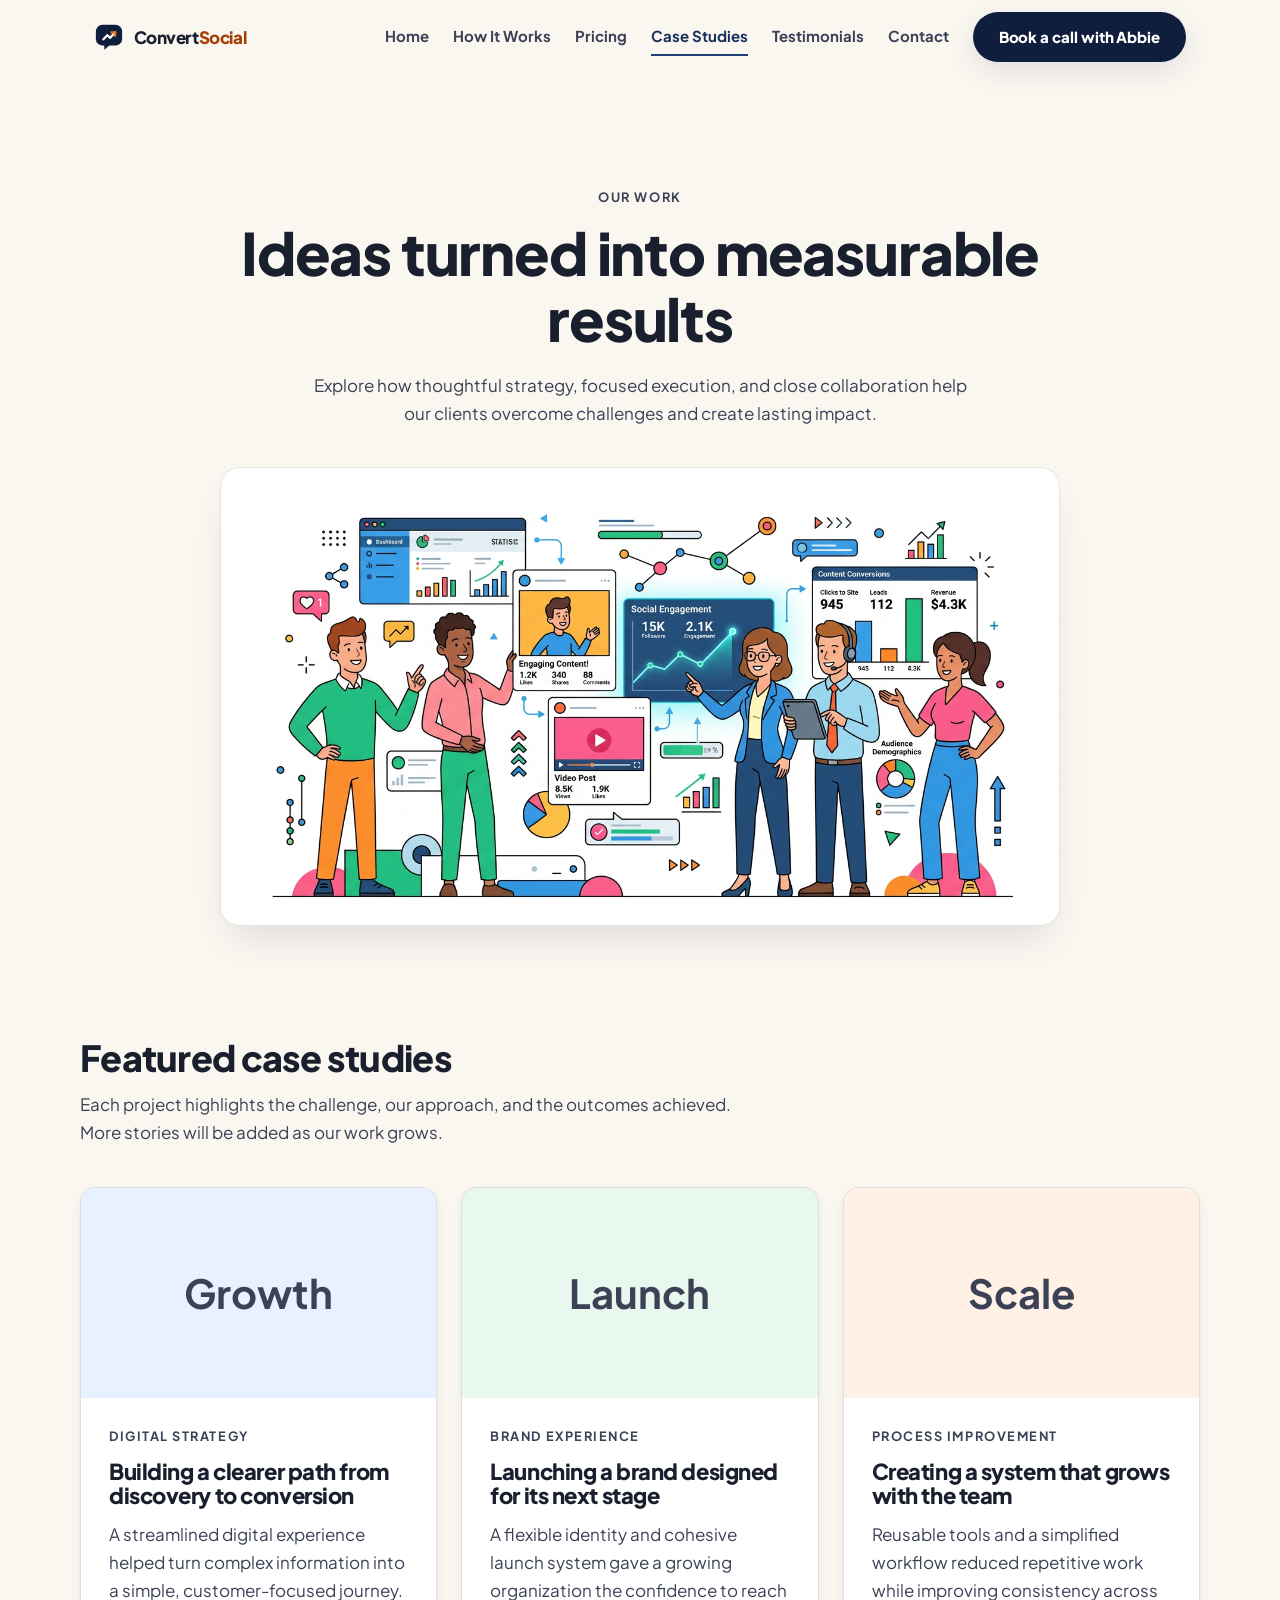
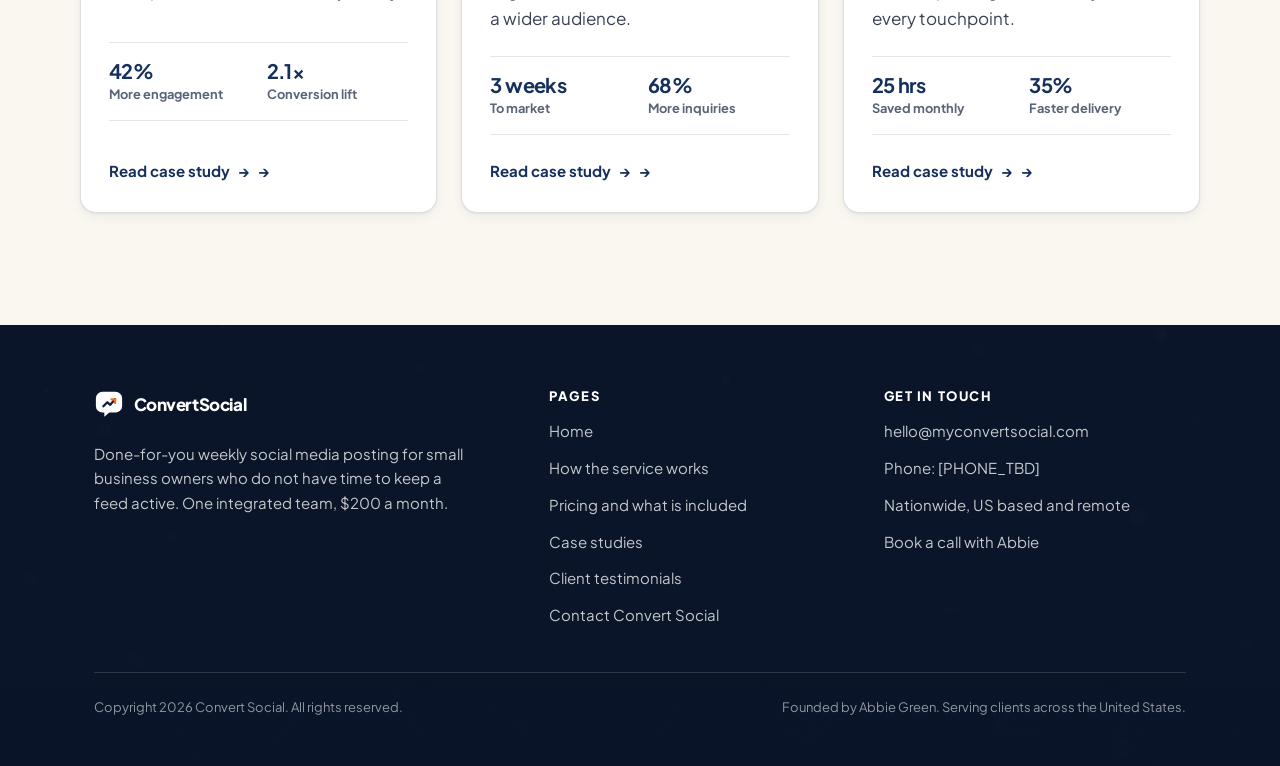
<file: case-studies.html>
<!DOCTYPE html>
<html lang="en">
<head>
  <meta charset="UTF-8">
  <meta name="viewport" content="width=device-width, initial-scale=1.0">
  <meta name="description" content="Explore our case studies and discover the strategies, solutions, and measurable results behind our work.">
  <title>Case Studies | Convert Social</title>
  <meta name="theme-color" content="#0F1E3C">
  <link rel="icon" href="assets/img/favicon.svg" type="image/svg+xml">
  <link rel="preconnect" href="https://fonts.googleapis.com">
  <link rel="preconnect" href="https://fonts.gstatic.com" crossorigin>
  <link rel="stylesheet" href="https://fonts.googleapis.com/css2?family=Plus+Jakarta+Sans:wght@400;500;700;800&display=swap">
  <link rel="stylesheet" href="assets/css/style.css">
  <style>
    .case-studies-hero {
      padding: 7rem 1.5rem 4rem;
      text-align: center;
    }

    .case-studies-hero__content,
    .case-studies {
      width: min(1120px, 100%);
      margin-inline: auto;
    }

    .case-studies-hero__eyebrow,
    .case-study-card__category {
      display: block;
      margin-bottom: 0.75rem;
      font-size: 0.8rem;
      font-weight: 700;
      letter-spacing: 0.12em;
      text-transform: uppercase;
    }

    .case-studies-hero h1 {
      max-width: 800px;
      margin: 0 auto 1.25rem;
    }

    .case-studies-hero p {
      max-width: 680px;
      margin: 0 auto;
    }

    .case-studies-hero__image-wrap {
      max-width: 840px;
      margin: 2.5rem auto 0;
      border-radius: 1.25rem;
      overflow: hidden;
      box-shadow: 0 20px 40px -15px rgba(15, 30, 60, 0.15);
      border: 1px solid rgba(127, 127, 127, 0.2);
      background: #ffffff;
    }

    .case-studies-hero__image-wrap img {
      width: 100%;
      height: auto;
      display: block;
      object-fit: cover;
    }

    .case-studies-section {
      padding: 3rem 1.5rem 7rem;
    }

    .case-studies__header {
      max-width: 680px;
      margin-bottom: 2.5rem;
    }

    .case-studies__header h2 {
      margin-bottom: 0.75rem;
    }

    .case-studies-grid {
      display: grid;
      grid-template-columns: repeat(auto-fit, minmax(min(100%, 300px), 1fr));
      gap: 1.5rem;
    }

    .case-study-card {
      display: flex;
      min-height: 100%;
      flex-direction: column;
      overflow: hidden;
      border: 1px solid rgba(127, 127, 127, 0.25);
      border-radius: 1rem;
      background: var(--card-background, #fff);
    }

    .case-study-card__media {
      display: grid;
      min-height: 210px;
      place-items: center;
      padding: 2rem;
      background: var(--case-study-accent, #eef2ff);
    }

    .case-study-card__media span {
      font-size: clamp(1.5rem, 4vw, 2.5rem);
      font-weight: 700;
    }

    .case-study-card__content {
      display: flex;
      flex: 1;
      flex-direction: column;
      align-items: flex-start;
      padding: 1.75rem;
    }

    .case-study-card__content h3 {
      margin: 0 0 0.75rem;
    }

    .case-study-card__content p {
      margin: 0 0 1.5rem;
    }

    .case-study-card__results {
      display: flex;
      width: 100%;
      gap: 1rem;
      margin: auto 0 1.5rem;
      padding: 1rem 0;
      border-block: 1px solid rgba(127, 127, 127, 0.2);
    }

    .case-study-card__result {
      flex: 1;
    }

    .case-study-card__result strong,
    .case-study-card__result span {
      display: block;
    }

    .case-study-card__result strong {
      font-size: 1.25rem;
    }

    .case-study-card__result span {
      margin-top: 0.2rem;
      font-size: 0.8rem;
    }

    .case-study-card__link {
      font-weight: 700;
      text-decoration: none;
    }

    .case-study-card__link:hover,
    .case-study-card__link:focus-visible {
      text-decoration: underline;
    }

    .case-studies-empty {
      padding: 3rem;
      border: 1px dashed rgba(127, 127, 127, 0.4);
      border-radius: 1rem;
      text-align: center;
    }

    @media (max-width: 640px) {
      .case-studies-hero {
        padding-top: 5rem;
      }

      .case-study-card__results {
        flex-direction: column;
      }
    }
  </style>
</head>
<body>
  <a class="skip-link" href="#main">Skip to main content</a>

  <header class="site-header" data-header>
    <div class="wrap header-inner">
      <a class="brand" href="index.html" aria-label="Convert Social home">
        <svg viewBox="0 0 32 32" fill="none" aria-hidden="true" focusable="false">
          <rect x="2" y="3" width="28" height="22" rx="7" fill="#0F1E3C"/>
          <path d="M11 24.4v5.1L16.9 24.4z" fill="#0F1E3C"/>
          <path d="M10 18.5l4.2-4.4 3.1 2.8L22.5 11" stroke="#ffffff" stroke-width="2.4" stroke-linecap="round" stroke-linejoin="round"/>
          <path d="M18.6 11h3.9v3.9" stroke="#F27021" stroke-width="2.4" stroke-linecap="round" stroke-linejoin="round"/>
        </svg>
        <span class="brand-name">Convert<span>Social</span></span>
      </a>

      <button class="nav-toggle" type="button" data-nav-toggle aria-expanded="false" aria-controls="site-nav">
        <svg viewBox="0 0 24 24" fill="none" stroke="currentColor" stroke-width="2.2" stroke-linecap="round" aria-hidden="true" focusable="false"><path d="M4 7h16M4 12h16M4 17h16"/></svg>
        <span>Menu</span>
      </button>

      <nav class="site-nav" id="site-nav" data-nav aria-label="Primary">
        <ul class="nav-links">
          <li><a href="index.html">Home</a></li>
          <li><a href="how-it-works.html">How It Works</a></li>
          <li><a href="pricing.html">Pricing</a></li>
          <li><a href="case-studies.html" aria-current="page">Case Studies</a></li>
          <li><a href="testimonials.html">Testimonials</a></li>
          <li><a href="contact.html">Contact</a></li>
        </ul>
        <a class="btn btn--primary" href="contact.html">Book a call with Abbie</a>
      </nav>
    </div>
  </header>

  <main id="main">
    <section class="case-studies-hero" aria-labelledby="case-studies-title">
      <div class="case-studies-hero__content">
        <span class="case-studies-hero__eyebrow">Our work</span>
        <h1 id="case-studies-title">Ideas turned into measurable results</h1>
        <p>Explore how thoughtful strategy, focused execution, and close collaboration help our clients overcome challenges and create lasting impact.</p>
        
        <div class="case-studies-hero__image-wrap">
          <img src="/uploads/onboarding-edit/be158c31-ae8b-4d31-a021-ac0ace5e6320/case-study-illustration.png" alt="Cartoon illustration demonstrating social preview optimization case study results" width="1200" height="630" loading="eager">
        </div>
      </div>
    </section>

    <section class="case-studies-section" aria-labelledby="featured-case-studies">
      <div class="case-studies">
        <header class="case-studies__header">
          <h2 id="featured-case-studies">Featured case studies</h2>
          <p>Each project highlights the challenge, our approach, and the outcomes achieved. More stories will be added as our work grows.</p>
        </header>

        <!-- Add future case studies by duplicating an article below and updating its content. -->
        <div class="case-studies-grid">
          <article class="case-study-card">
            <div class="case-study-card__media" style="--case-study-accent: #e8f1ff;" aria-hidden="true">
              <span>Growth</span>
            </div>
            <div class="case-study-card__content">
              <span class="case-study-card__category">Digital strategy</span>
              <h3>Building a clearer path from discovery to conversion</h3>
              <p>A streamlined digital experience helped turn complex information into a simple, customer-focused journey.</p>
              <div class="case-study-card__results" aria-label="Project results">
                <div class="case-study-card__result">
                  <strong>42%</strong>
                  <span>More engagement</span>
                </div>
                <div class="case-study-card__result">
                  <strong>2.1×</strong>
                  <span>Conversion lift</span>
                </div>
              </div>
              <a class="case-study-card__link" href="#" aria-label="Read the digital strategy case study">Read case study <span aria-hidden="true">→</span></a>
            </div>
          </article>

          <article class="case-study-card">
            <div class="case-study-card__media" style="--case-study-accent: #e8f8ef;" aria-hidden="true">
              <span>Launch</span>
            </div>
            <div class="case-study-card__content">
              <span class="case-study-card__category">Brand experience</span>
              <h3>Launching a brand designed for its next stage</h3>
              <p>A flexible identity and cohesive launch system gave a growing organization the confidence to reach a wider audience.</p>
              <div class="case-study-card__results" aria-label="Project results">
                <div class="case-study-card__result">
                  <strong>3 weeks</strong>
                  <span>To market</span>
                </div>
                <div class="case-study-card__result">
                  <strong>68%</strong>
                  <span>More inquiries</span>
                </div>
              </div>
              <a class="case-study-card__link" href="#" aria-label="Read the brand experience case study">Read case study <span aria-hidden="true">→</span></a>
            </div>
          </article>

          <article class="case-study-card">
            <div class="case-study-card__media" style="--case-study-accent: #fff1e5;" aria-hidden="true">
              <span>Scale</span>
            </div>
            <div class="case-study-card__content">
              <span class="case-study-card__category">Process improvement</span>
              <h3>Creating a system that grows with the team</h3>
              <p>Reusable tools and a simplified workflow reduced repetitive work while improving consistency across every touchpoint.</p>
              <div class="case-study-card__results" aria-label="Project results">
                <div class="case-study-card__result">
                  <strong>25 hrs</strong>
                  <span>Saved monthly</span>
                </div>
                <div class="case-study-card__result">
                  <strong>35%</strong>
                  <span>Faster delivery</span>
                </div>
              </div>
              <a class="case-study-card__link" href="#" aria-label="Read the process improvement case study">Read case study <span aria-hidden="true">→</span></a>
            </div>
          </article>
        </div>
      </div>
    </section>
  </main>

  <footer class="site-footer">
    <div class="wrap">
      <div class="footer-grid">
        <div>
          <a class="brand" href="index.html" aria-label="Convert Social home">
            <svg viewBox="0 0 32 32" fill="none" aria-hidden="true" focusable="false">
              <rect x="2" y="3" width="28" height="22" rx="7" fill="#FFFFFF"/>
              <path d="M11 24.4v5.1L16.9 24.4z" fill="#FFFFFF"/>
              <path d="M10 18.5l4.2-4.4 3.1 2.8L22.5 11" stroke="#0F1E3C" stroke-width="2.4" stroke-linecap="round" stroke-linejoin="round"/>
              <path d="M18.6 11h3.9v3.9" stroke="#F27021" stroke-width="2.4" stroke-linecap="round" stroke-linejoin="round"/>
            </svg>
            <span class="brand-name">Convert<span>Social</span></span>
          </a>
          <p class="footer-blurb">Done-for-you weekly social media posting for small business owners who do not have time to keep a feed active. One integrated team, $200 a month.</p>
        </div>
        <div>
          <h3>Pages</h3>
          <ul>
            <li><a href="index.html">Home</a></li>
            <li><a href="how-it-works.html">How the service works</a></li>
            <li><a href="pricing.html">Pricing and what is included</a></li>
            <li><a href="case-studies.html">Case studies</a></li>
            <li><a href="testimonials.html">Client testimonials</a></li>
            <li><a href="contact.html">Contact Convert Social</a></li>
          </ul>
        </div>
        <div>
          <h3>Get in touch</h3>
          <ul>
            <li><a href="mailto:hello@myconvertsocial.com">hello@myconvertsocial.com</a></li>
            <li>Phone: [PHONE_TBD]</li>
            <li>Nationwide, US based and remote</li>
            <li><a href="contact.html">Book a call with Abbie</a></li>
          </ul>
        </div>
      </div>
      <div class="footer-base">
        <p>Copyright <span data-year>2026</span> Convert Social. All rights reserved.</p>
        <p>Founded by Abbie Green. Serving clients across the United States.</p>
      </div>
    </div>
  </footer>

  <script src="assets/js/main.js" defer></script>
</body>
</html>
</file>
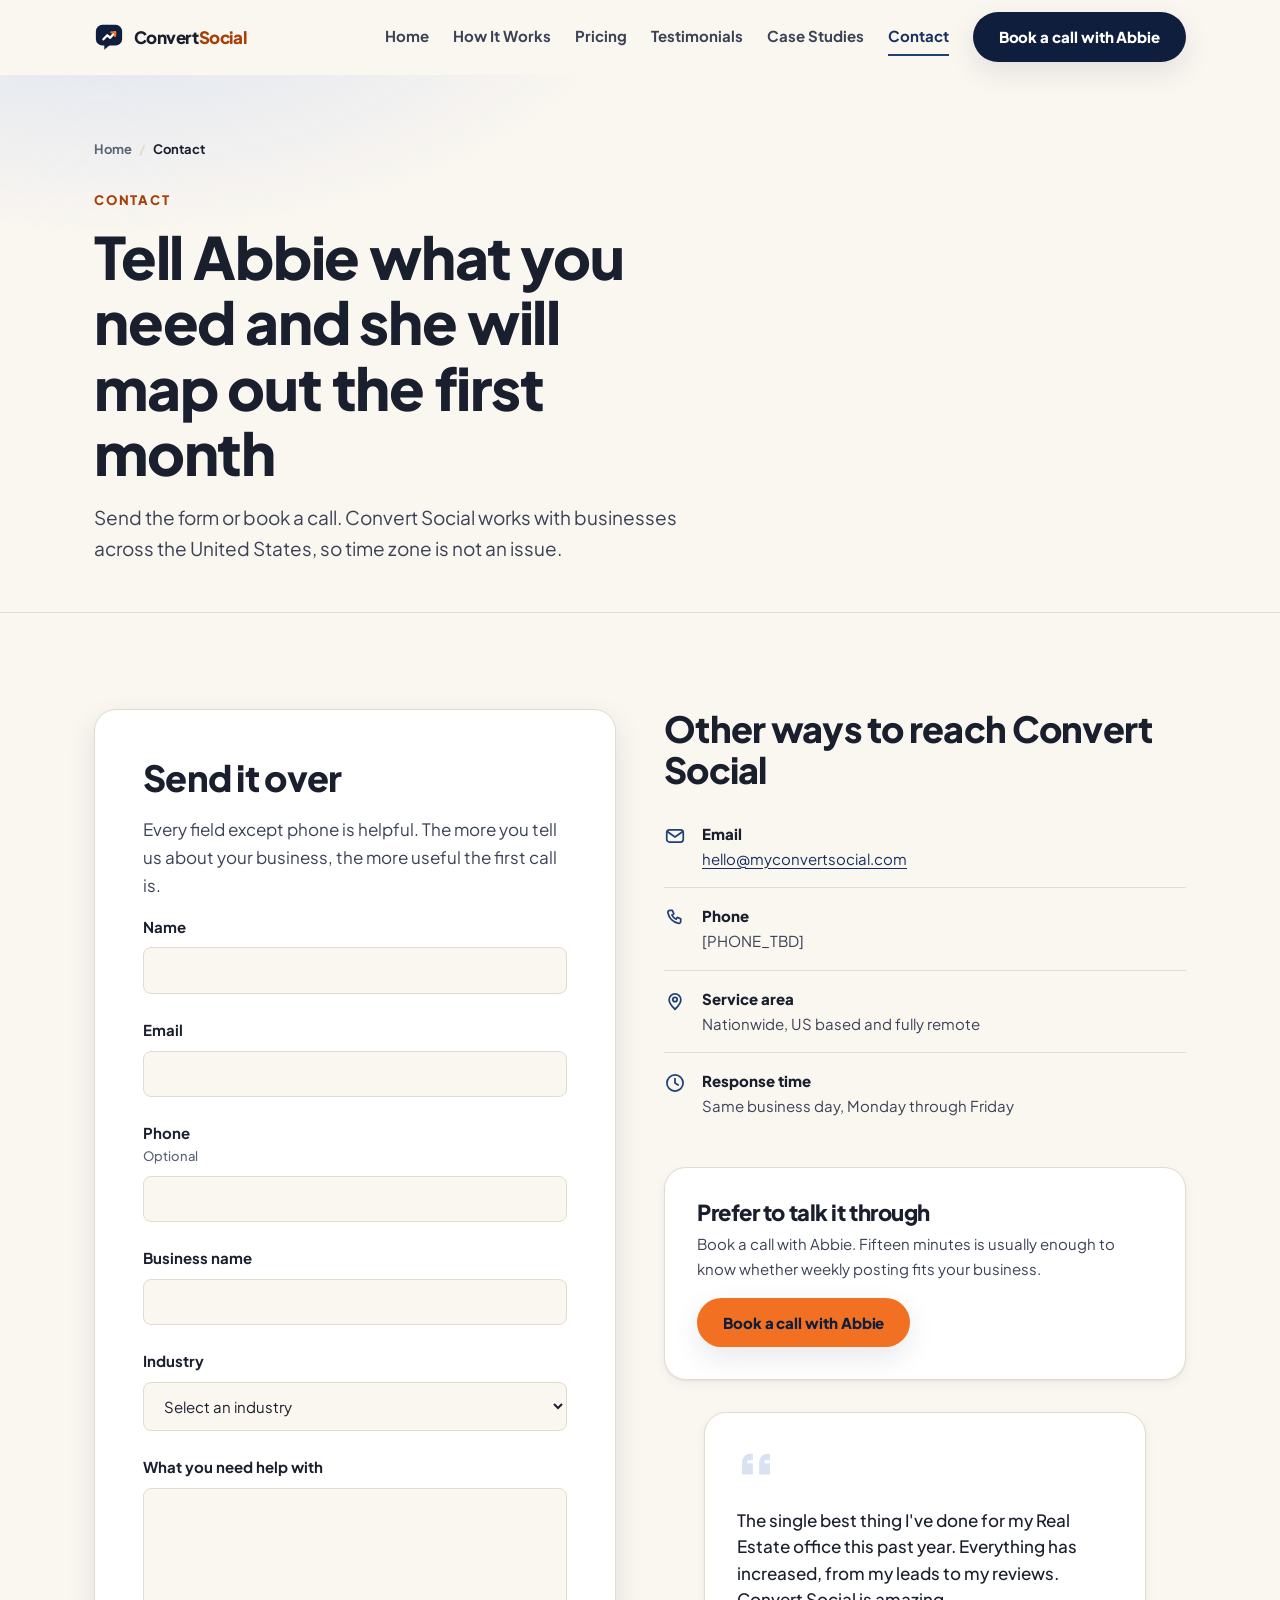
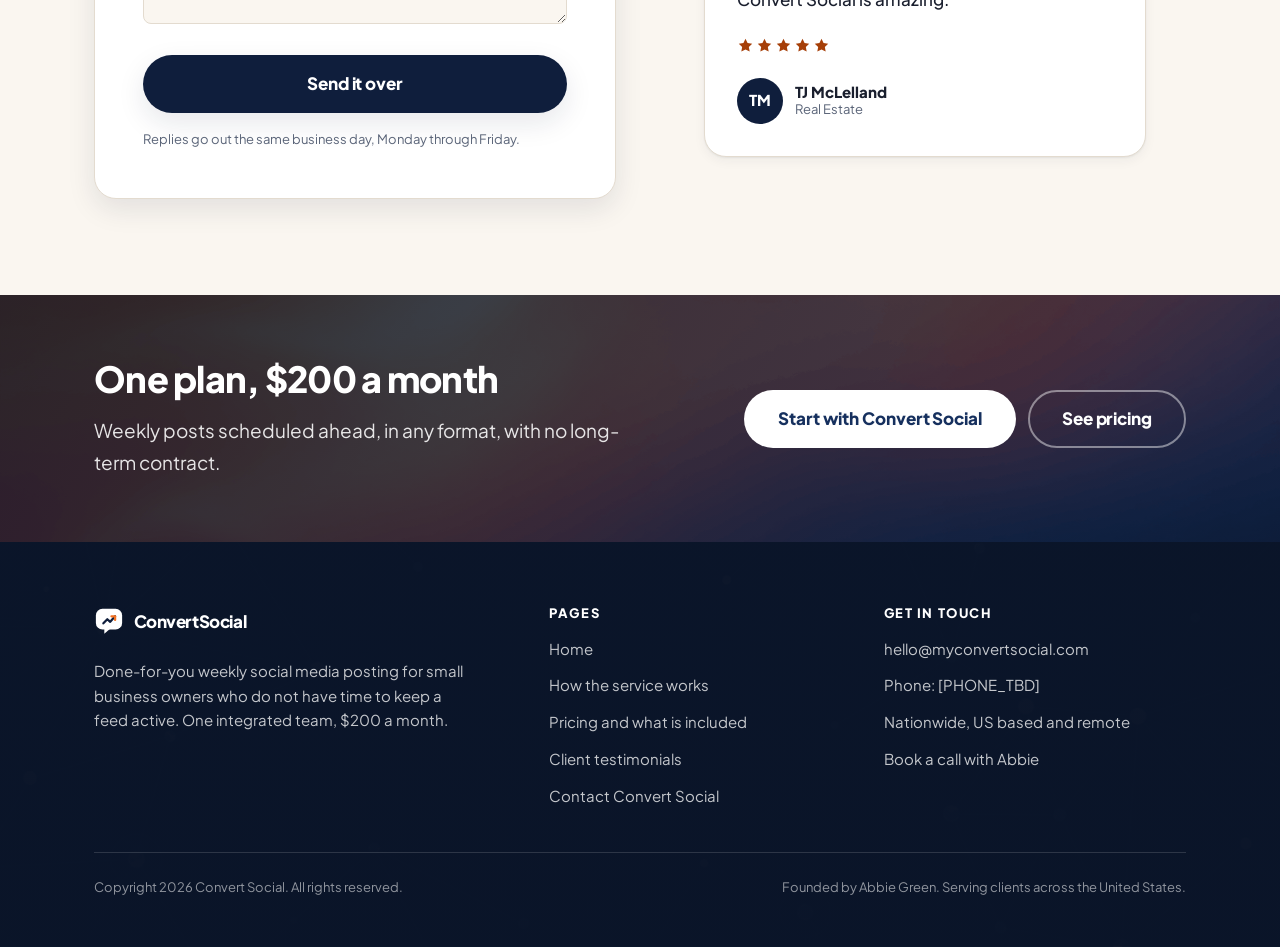
<file: contact.html>
<!DOCTYPE html>
<html lang="en">
<head>
  <meta charset="utf-8">
  <meta name="viewport" content="width=device-width, initial-scale=1">
  <title>Contact Convert Social | Book a Call With Abbie Green</title>
  <meta name="description" content="Contact Convert Social to start weekly social media posting at $200 a month. Send the form or book a call with founder Abbie Green. US clients nationwide.">
  <meta name="author" content="Convert Social">
  <meta name="robots" content="index, follow">
  <link rel="canonical" href="https://www.myconvertsocial.com/contact.html">

  <meta property="og:site_name" content="Convert Social">
  <meta property="og:title" content="Contact Convert Social | Book a Call With Abbie Green">
  <meta property="og:description" content="Contact Convert Social to start weekly social media posting at $200 a month. Send the form or book a call with founder Abbie Green. US clients nationwide.">
  <meta property="og:type" content="website">
  <meta property="og:url" content="https://www.myconvertsocial.com/contact.html">
  <meta property="og:image" content="https://www.myconvertsocial.com/assets/img/og-image.png">
  <meta property="og:image:alt" content="Convert Social, weekly social media posts scheduled and published for you">
  <meta name="twitter:card" content="summary_large_image">
  <meta name="twitter:title" content="Contact Convert Social | Book a Call With Abbie Green">
  <meta name="twitter:description" content="Contact Convert Social to start weekly social media posting at $200 a month. Send the form or book a call with founder Abbie Green. US clients nationwide.">
  <meta name="twitter:image" content="https://www.myconvertsocial.com/assets/img/og-image.png">

  <meta name="theme-color" content="#0F1E3C">
  <link rel="icon" href="assets/img/favicon.svg" type="image/svg+xml">

  <link rel="preconnect" href="https://fonts.googleapis.com">
  <link rel="preconnect" href="https://fonts.gstatic.com" crossorigin>
  <link rel="stylesheet" href="https://fonts.googleapis.com/css2?family=Plus+Jakarta+Sans:wght@400;500;700;800&display=swap">
  <link rel="stylesheet" href="assets/css/style.css">

  <script type="application/ld+json">
{
  "@context": "https://schema.org",
  "@type": "Organization",
  "@id": "https://www.myconvertsocial.com/#organization",
  "name": "Convert Social",
  "url": "https://www.myconvertsocial.com/",
  "logo": "https://www.myconvertsocial.com/assets/img/logo.svg",
  "image": "https://www.myconvertsocial.com/assets/img/og-image.png",
  "description": "Convert Social is a done-for-you social media management service. Weekly posts are scheduled and published for small business owners for $200 a month.",
  "email": "hello@myconvertsocial.com",
  "founder": {
    "@type": "Person",
    "name": "Abbie Green",
    "jobTitle": "Founder and Social Media Strategist"
  },
  "foundingLocation": {
    "@type": "Country",
    "name": "United States"
  },
  "areaServed": {
    "@type": "Country",
    "name": "US"
  },
  "knowsAbout": [
    "social media management",
    "social media scheduling",
    "content marketing for small business"
  ],
  "contactPoint": {
    "@type": "ContactPoint",
    "contactType": "sales",
    "email": "hello@myconvertsocial.com",
    "areaServed": "US",
    "availableLanguage": "English"
  }
}
</script>
  <script type="application/ld+json">
{
  "@context": "https://schema.org",
  "@type": "BreadcrumbList",
  "itemListElement": [
    {
      "@type": "ListItem",
      "position": 1,
      "name": "Home",
      "item": "https://www.myconvertsocial.com/"
    },
    {
      "@type": "ListItem",
      "position": 2,
      "name": "Contact",
      "item": "https://www.myconvertsocial.com/contact.html"
    }
  ]
}
</script>
</head>
<body>
  <a class="skip-link" href="#main">Skip to main content</a>

  <header class="site-header" data-header>
    <div class="wrap header-inner">
      <a class="brand" href="index.html" aria-label="Convert Social home">
        <svg viewBox="0 0 32 32" fill="none" aria-hidden="true" focusable="false">
        <rect x="2" y="3" width="28" height="22" rx="7" fill="#0F1E3C"/>
        <path d="M11 24.4v5.1L16.9 24.4z" fill="#0F1E3C"/>
        <path d="M10 18.5l4.2-4.4 3.1 2.8L22.5 11" stroke="#ffffff" stroke-width="2.4" stroke-linecap="round" stroke-linejoin="round"/>
        <path d="M18.6 11h3.9v3.9" stroke="#F27021" stroke-width="2.4" stroke-linecap="round" stroke-linejoin="round"/>
      </svg>
        <span class="brand-name">Convert<span>Social</span></span>
      </a>

      <button class="nav-toggle" type="button" data-nav-toggle aria-expanded="false" aria-controls="site-nav">
        <svg viewBox="0 0 24 24" fill="none" stroke="currentColor" stroke-width="2.2" stroke-linecap="round" aria-hidden="true" focusable="false"><path d="M4 7h16M4 12h16M4 17h16"/></svg>
        <span>Menu</span>
      </button>

      <nav class="site-nav" id="site-nav" data-nav aria-label="Primary">
        <ul class="nav-links">
            <li><a href="index.html">Home</a></li>
            <li><a href="how-it-works.html">How It Works</a></li>
            <li><a href="pricing.html">Pricing</a></li>
            <li><a href="testimonials.html">Testimonials</a></li>
            <li><a href="case-studies.html">Case Studies</a></li>
            <li><a href="contact.html" aria-current="page">Contact</a></li>
        </ul>
        <a class="btn btn--primary" href="contact.html">Book a call with Abbie</a>
      </nav>
    </div>
  </header>

  <main id="main">
    <section class="page-head">
      <div class="wrap">
        <nav class="crumbs" aria-label="Breadcrumb">
        <ol>
          <li><a href="index.html">Home</a></li>
          <li><span aria-current="page">Contact</span></li>
        </ol>
      </nav>
        <span class="eyebrow">Contact</span>
        <h1>Tell Abbie what you need and she will map out the first month</h1>
        <p class="lede">Send the form or book a call. Convert Social works with businesses across the United States, so time zone is not an issue.</p>
      </div>
    </section>

    <section class="section">
      <div class="wrap">
        <div class="grid grid--2" style="gap:3rem;align-items:start">
          <div class="form-card">
            <h2>Send it over</h2>
            <p>Every field except phone is helpful. The more you tell us about your business, the more useful the first call is.</p>
            <form action="#" method="post" data-contact-form novalidate>
              <div class="field">
                <label for="name">Name</label>
                <input type="text" id="name" name="name" autocomplete="name" required>
              </div>
              <div class="field">
                <label for="email">Email</label>
                <input type="email" id="email" name="email" autocomplete="email" required>
              </div>
              <div class="field">
                <label for="phone">Phone <span class="hint">Optional</span></label>
                <input type="tel" id="phone" name="phone" autocomplete="tel">
              </div>
              <div class="field">
                <label for="business">Business name</label>
                <input type="text" id="business" name="business" autocomplete="organization" required>
              </div>
              <div class="field">
                <label for="industry">Industry</label>
                <select id="industry" name="industry" required>
                  <option value="">Select an industry</option>
                <option value="Financial">Financial</option>
                <option value="Fitness">Fitness</option>
                <option value="Real Estate">Real Estate</option>
                <option value="Dental">Dental</option>
                <option value="Coaching">Coaching</option>
                <option value="Other">Other</option>
                </select>
              </div>
              <div class="field">
                <label for="needs">What you need help with</label>
                <textarea id="needs" name="needs" rows="5" required></textarea>
              </div>
              <button class="btn btn--primary btn--lg btn--block" type="submit">Send it over</button>
              <p class="form-note" data-form-status>Replies go out the same business day, Monday through Friday.</p>
            </form>
          </div>

          <div>
            <h2>Other ways to reach Convert Social</h2>
            <ul class="contact-list">
              <li><svg viewBox="0 0 24 24" fill="none" stroke="currentColor" stroke-width="1.9" stroke-linecap="round" stroke-linejoin="round" aria-hidden="true" focusable="false"><rect x="3" y="5.4" width="18" height="13.2" rx="3"/><path d="M3.9 7.4l8.1 5.6 8.1-5.6"/></svg><span><span class="label">Email</span><span class="value"><a href="mailto:hello@myconvertsocial.com">hello@myconvertsocial.com</a></span></span></li>
              <li><svg viewBox="0 0 24 24" fill="none" stroke="currentColor" stroke-width="1.9" stroke-linecap="round" stroke-linejoin="round" aria-hidden="true" focusable="false"><path d="M6.2 3.8h3l1.5 3.7-2 1.3a10.4 10.4 0 0 0 4.5 4.5l1.3-2 3.7 1.5v3a2 2 0 0 1-2.2 2A14.6 14.6 0 0 1 4.2 6a2 2 0 0 1 2-2.2z"/></svg><span><span class="label">Phone</span><span class="value">[PHONE_TBD]</span></span></li>
              <li><svg viewBox="0 0 24 24" fill="none" stroke="currentColor" stroke-width="1.9" stroke-linecap="round" stroke-linejoin="round" aria-hidden="true" focusable="false"><path d="M12 21s6.4-6 6.4-10.4A6.4 6.4 0 0 0 5.6 10.6C5.6 15 12 21 12 21z"/><circle cx="12" cy="10.4" r="2.4"/></svg><span><span class="label">Service area</span><span class="value">Nationwide, US based and fully remote</span></span></li>
              <li><svg viewBox="0 0 24 24" fill="none" stroke="currentColor" stroke-width="1.9" stroke-linecap="round" stroke-linejoin="round" aria-hidden="true" focusable="false"><circle cx="12" cy="12" r="8.8"/><path d="M12 7.2V12l3.4 2.2"/></svg><span><span class="label">Response time</span><span class="value">Same business day, Monday through Friday</span></span></li>
            </ul>

            <div class="card" style="margin-top:2rem">
              <h3>Prefer to talk it through</h3>
              <p>Book a call with Abbie. Fifteen minutes is usually enough to know whether weekly posting fits your business.</p>
              <a class="btn btn--accent" href="contact.html">Book a call with Abbie</a>
            </div>

            <div style="margin-top:2rem">
        <figure class="quote-card quote-card--sm">
          <div class="quote-mark"><svg viewBox="0 0 24 24" fill="currentColor" aria-hidden="true" focusable="false"><path d="M10 5.5v4.2H7.4c-.5 0-.9.4-.9.9v.9H10v7.2H3.2V11c0-3 2.3-5.5 5.2-5.5zm10.8 0v4.2h-2.6c-.5 0-.9.4-.9.9v.9h3.5v7.2H14V11c0-3 2.3-5.5 5.2-5.5z"/></svg></div>
          <blockquote>The single best thing I've done for my Real Estate office this past year. Everything has increased, from my leads to my reviews. Convert Social is amazing.</blockquote>
          <span class="stars" role="img" aria-label="Rated 5 out of 5"><svg viewBox="0 0 24 24" fill="currentColor" aria-hidden="true" focusable="false"><path d="M12 2.6l2.9 6 6.6.9-4.8 4.6 1.2 6.5L12 17.5 6.1 20.6l1.2-6.5L2.5 9.5l6.6-.9z"/></svg><svg viewBox="0 0 24 24" fill="currentColor" aria-hidden="true" focusable="false"><path d="M12 2.6l2.9 6 6.6.9-4.8 4.6 1.2 6.5L12 17.5 6.1 20.6l1.2-6.5L2.5 9.5l6.6-.9z"/></svg><svg viewBox="0 0 24 24" fill="currentColor" aria-hidden="true" focusable="false"><path d="M12 2.6l2.9 6 6.6.9-4.8 4.6 1.2 6.5L12 17.5 6.1 20.6l1.2-6.5L2.5 9.5l6.6-.9z"/></svg><svg viewBox="0 0 24 24" fill="currentColor" aria-hidden="true" focusable="false"><path d="M12 2.6l2.9 6 6.6.9-4.8 4.6 1.2 6.5L12 17.5 6.1 20.6l1.2-6.5L2.5 9.5l6.6-.9z"/></svg><svg viewBox="0 0 24 24" fill="currentColor" aria-hidden="true" focusable="false"><path d="M12 2.6l2.9 6 6.6.9-4.8 4.6 1.2 6.5L12 17.5 6.1 20.6l1.2-6.5L2.5 9.5l6.6-.9z"/></svg></span>
          <figcaption class="quote-person">
            <span class="avatar avatar--deep" aria-hidden="true">TM</span>
            <span>
              <span class="quote-name">TJ McLelland</span>
              <span class="quote-role">Real Estate</span>
            </span>
          </figcaption>
        </figure>
            </div>
          </div>
        </div>
      </div>
    </section>

  <section class="cta-band">
    <div class="wrap cta-inner">
      <div>
        <h2>One plan, $200 a month</h2>
        <p>Weekly posts scheduled ahead, in any format, with no long-term contract.</p>
      </div>
      <div class="btn-row">
        <a class="btn btn--light btn--lg" href="contact.html">Start with Convert Social</a>
          <a class="btn btn--outline-light btn--lg" href="pricing.html">See pricing</a>
      </div>
    </div>
  </section>
  </main>

  <footer class="site-footer">
    <div class="wrap">
      <div class="footer-grid">
        <div>
          <a class="brand" href="index.html" aria-label="Convert Social home">
            <svg viewBox="0 0 32 32" fill="none" aria-hidden="true" focusable="false">
        <rect x="2" y="3" width="28" height="22" rx="7" fill="#FFFFFF"/>
        <path d="M11 24.4v5.1L16.9 24.4z" fill="#FFFFFF"/>
        <path d="M10 18.5l4.2-4.4 3.1 2.8L22.5 11" stroke="#0F1E3C" stroke-width="2.4" stroke-linecap="round" stroke-linejoin="round"/>
        <path d="M18.6 11h3.9v3.9" stroke="#F27021" stroke-width="2.4" stroke-linecap="round" stroke-linejoin="round"/>
      </svg>
            <span class="brand-name">Convert<span>Social</span></span>
          </a>
          <p class="footer-blurb">Done-for-you weekly social media posting for small business owners who do not have time to keep a feed active. One integrated team, $200 a month.</p>
        </div>
        <div>
          <h3>Pages</h3>
          <ul>
            <li><a href="index.html">Home</a></li>
            <li><a href="how-it-works.html">How the service works</a></li>
            <li><a href="pricing.html">Pricing and what is included</a></li>
            <li><a href="testimonials.html">Client testimonials</a></li>
            <li><a href="contact.html">Contact Convert Social</a></li>
          </ul>
        </div>
        <div>
          <h3>Get in touch</h3>
          <ul>
            <li><a href="mailto:hello@myconvertsocial.com">hello@myconvertsocial.com</a></li>
            <li>Phone: [PHONE_TBD]</li>
            <li>Nationwide, US based and remote</li>
            <li><a href="contact.html">Book a call with Abbie</a></li>
          </ul>
        </div>
      </div>
      <div class="footer-base">
        <p>Copyright <span data-year>2026</span> Convert Social. All rights reserved.</p>
        <p>Founded by Abbie Green. Serving clients across the United States.</p>
      </div>
    </div>
  </footer>

  <script src="assets/js/main.js" defer></script>
</body>
</html>
</file>
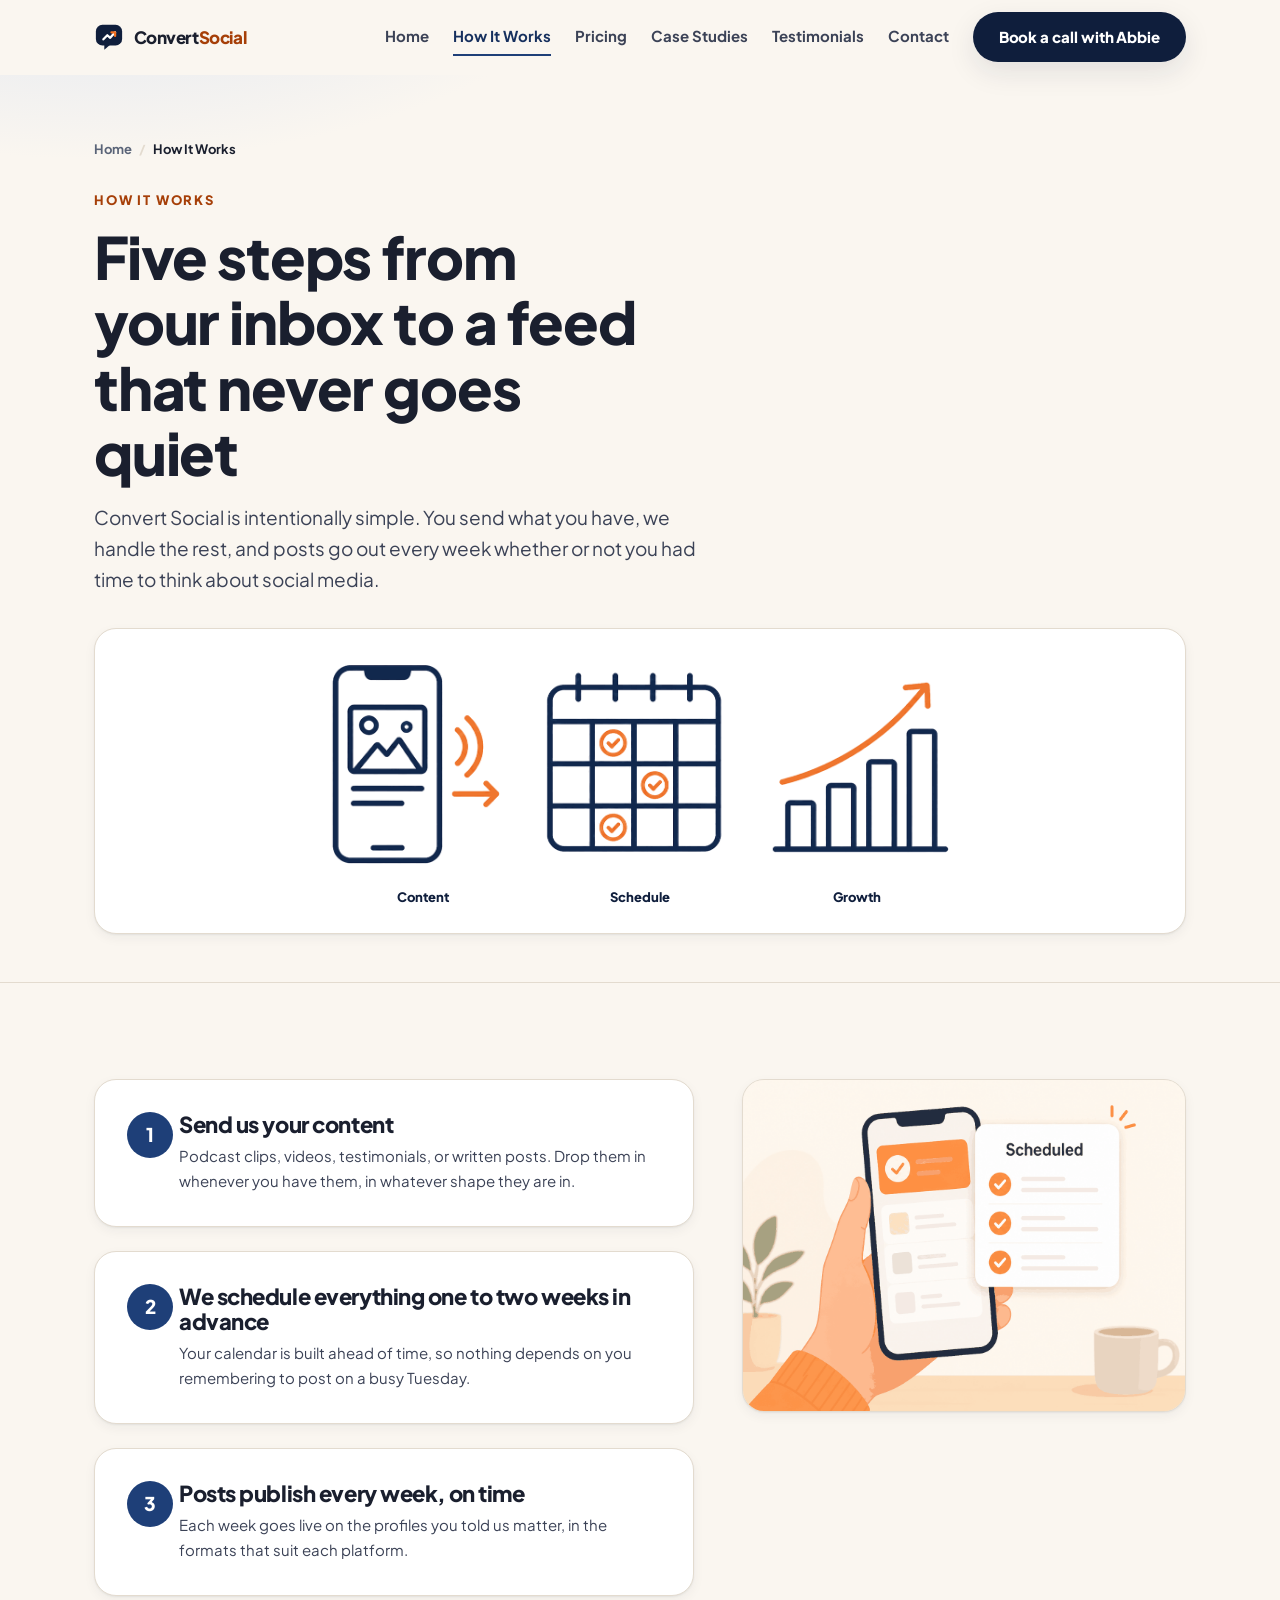
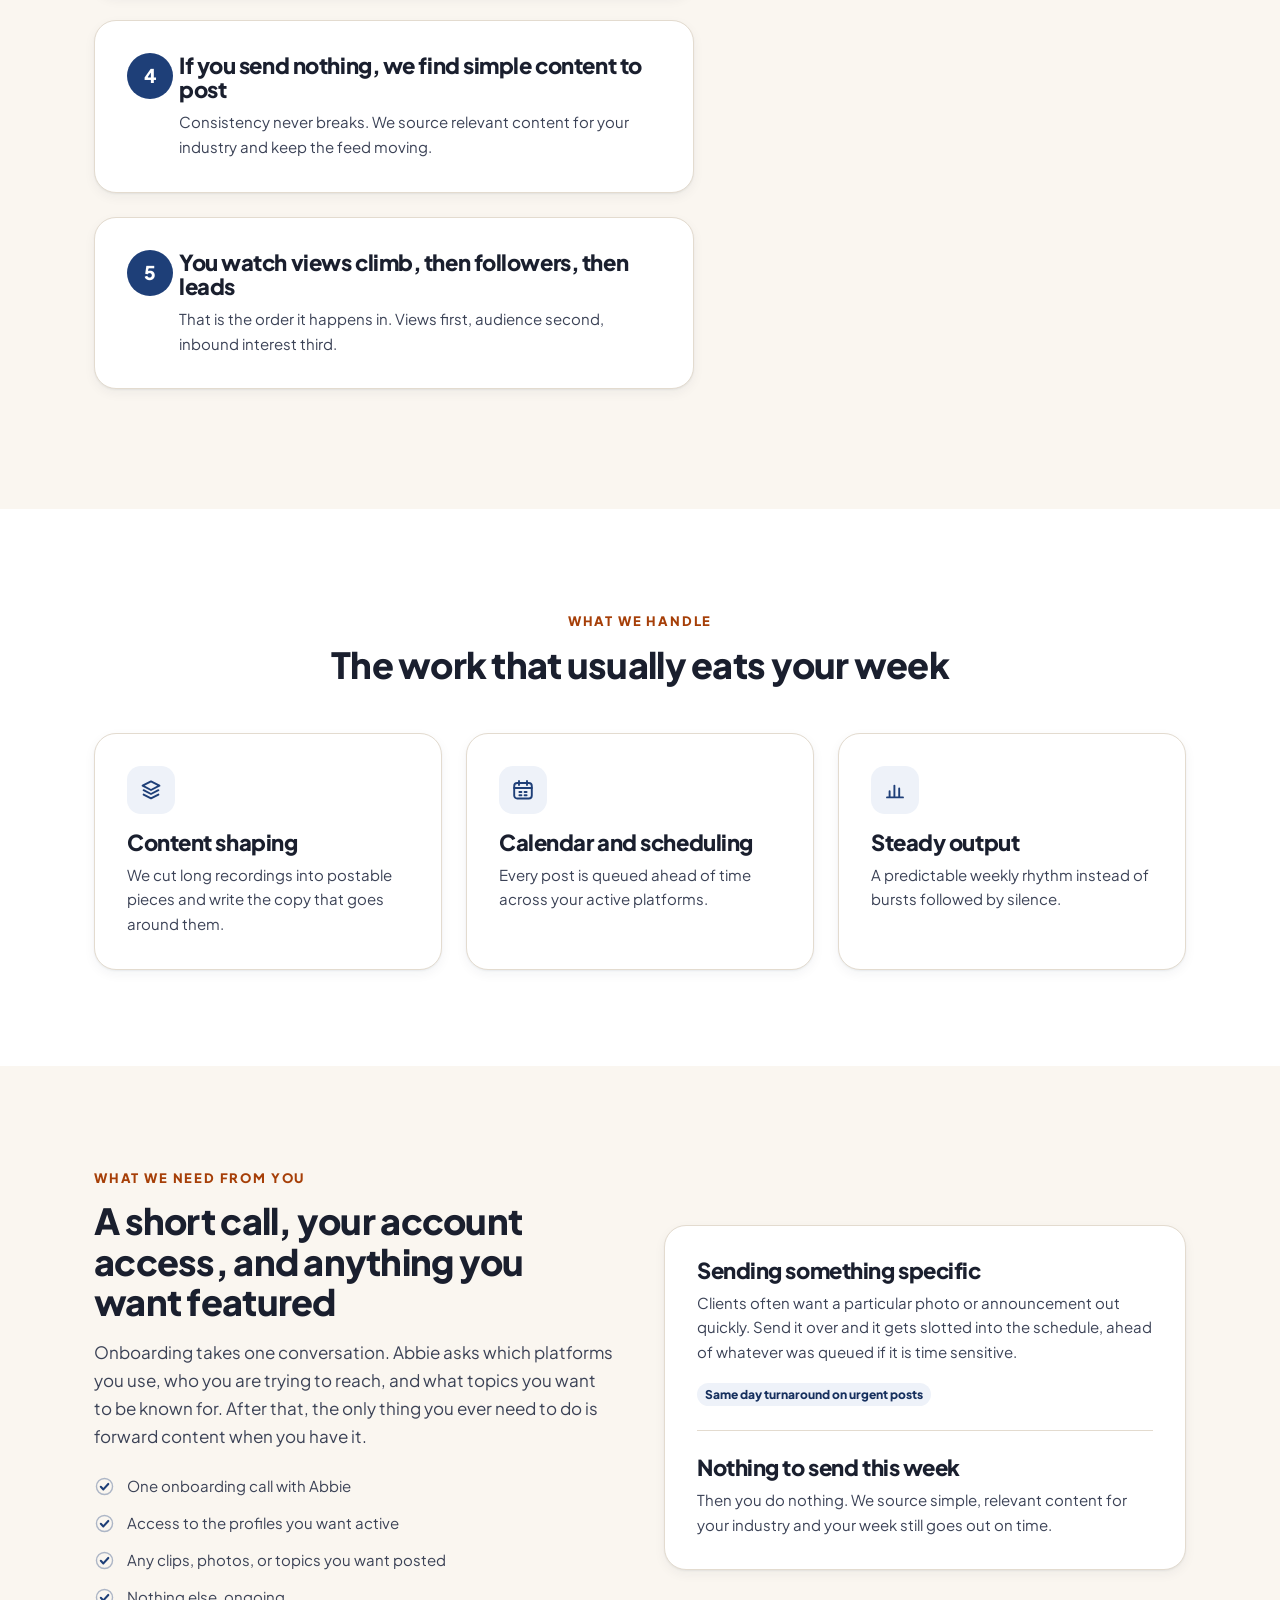
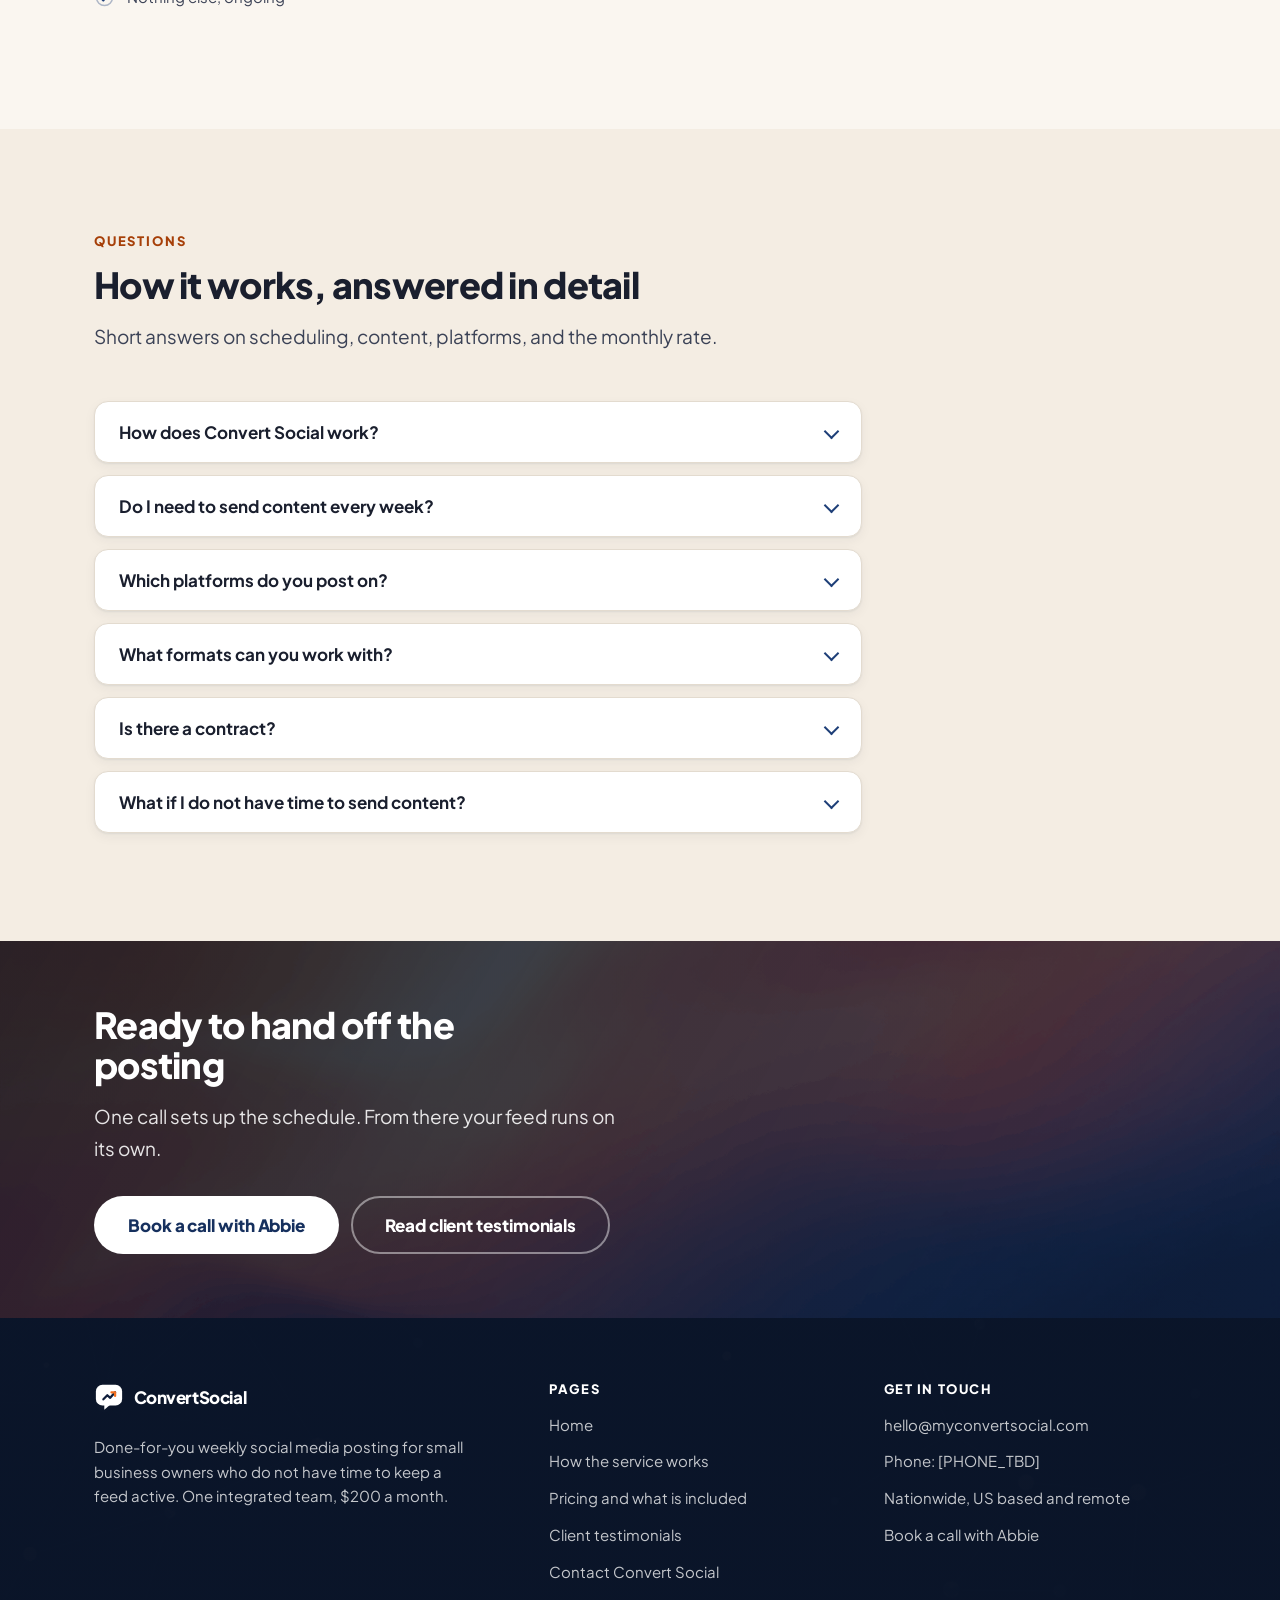
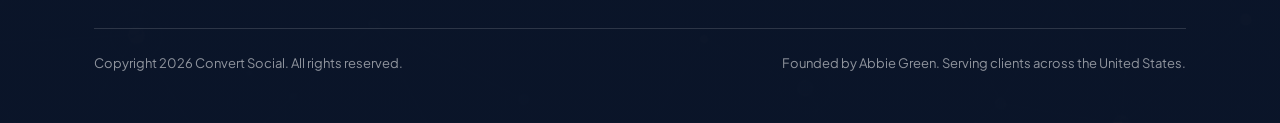
<file: how-it-works.html>
<!DOCTYPE html>
<html lang="en">
<head>
  <meta charset="utf-8">
  <meta name="viewport" content="width=device-width, initial-scale=1">
  <title>How Convert Social Works | Weekly Posting in Five Steps</title>
  <meta name="description" content="See how Convert Social works. Send content when you have it, we schedule one to two weeks ahead, and weekly posts publish on time even when you send nothing.">
  <meta name="author" content="Convert Social">
  <meta name="robots" content="index, follow">
  <link rel="canonical" href="https://www.myconvertsocial.com/how-it-works.html">

  <meta property="og:site_name" content="Convert Social">
  <meta property="og:title" content="How Convert Social Works | Weekly Posting in Five Steps">
  <meta property="og:description" content="See how Convert Social works. Send content when you have it, we schedule one to two weeks ahead, and weekly posts publish on time even when you send nothing.">
  <meta property="og:type" content="website">
  <meta property="og:url" content="https://www.myconvertsocial.com/how-it-works.html">
  <meta property="og:image" content="https://www.myconvertsocial.com/assets/img/og-image.png">
  <meta property="og:image:alt" content="Convert Social, weekly social media posts scheduled and published for you">
  <meta name="twitter:card" content="summary_large_image">
  <meta name="twitter:title" content="How Convert Social Works | Weekly Posting in Five Steps">
  <meta name="twitter:description" content="See how Convert Social works. Send content when you have it, we schedule one to two weeks ahead, and weekly posts publish on time even when you send nothing.">
  <meta name="twitter:image" content="https://www.myconvertsocial.com/assets/img/og-image.png">

  <meta name="theme-color" content="#0F1E3C">
  <link rel="icon" href="assets/img/favicon.svg" type="image/svg+xml">

  <link rel="preconnect" href="https://fonts.googleapis.com">
  <link rel="preconnect" href="https://fonts.gstatic.com" crossorigin>
  <link rel="stylesheet" href="https://fonts.googleapis.com/css2?family=Plus+Jakarta+Sans:wght@400;500;700;800&display=swap">
  <link rel="stylesheet" href="assets/css/style.css">

  <script type="application/ld+json">
{
  "@context": "https://schema.org",
  "@type": "Organization",
  "@id": "https://www.myconvertsocial.com/#organization",
  "name": "Convert Social",
  "url": "https://www.myconvertsocial.com/",
  "logo": "https://www.myconvertsocial.com/assets/img/logo.svg",
  "image": "https://www.myconvertsocial.com/assets/img/og-image.png",
  "description": "Convert Social is a done-for-you social media management service. Weekly posts are scheduled and published for small business owners for $200 a month.",
  "email": "hello@myconvertsocial.com",
  "founder": {
    "@type": "Person",
    "name": "Abbie Green",
    "jobTitle": "Founder and Social Media Strategist"
  },
  "foundingLocation": {
    "@type": "Country",
    "name": "United States"
  },
  "areaServed": {
    "@type": "Country",
    "name": "US"
  },
  "knowsAbout": [
    "social media management",
    "social media scheduling",
    "content marketing for small business"
  ],
  "contactPoint": {
    "@type": "ContactPoint",
    "contactType": "sales",
    "email": "hello@myconvertsocial.com",
    "areaServed": "US",
    "availableLanguage": "English"
  }
}
</script>
  <script type="application/ld+json">
{
  "@context": "https://schema.org",
  "@type": "FAQPage",
  "mainEntity": [
    {
      "@type": "Question",
      "name": "How does Convert Social work?",
      "acceptedAnswer": {
        "@type": "Answer",
        "text": "You send us content whenever you have it. We build the calendar, schedule everything one to two weeks in advance, and publish weekly posts to your profiles. You approve the direction once and then it runs."
      }
    },
    {
      "@type": "Question",
      "name": "Do I need to send content every week?",
      "acceptedAnswer": {
        "@type": "Answer",
        "text": "No. Send us anything or nothing. When nothing comes in, we source simple, relevant content for your industry and post it, so your consistency never breaks."
      }
    },
    {
      "@type": "Question",
      "name": "Which platforms do you post on?",
      "acceptedAnswer": {
        "@type": "Answer",
        "text": "We post to the profiles that matter for your business, including Facebook, Instagram, LinkedIn, and X. Tell us which accounts you want active and we handle the scheduling."
      }
    },
    {
      "@type": "Question",
      "name": "What formats can you work with?",
      "acceptedAnswer": {
        "@type": "Answer",
        "text": "Podcast clips, YouTube reels, short video, client testimonials, and long-form written posts with imagery. If you have raw footage, we cut it down into postable pieces."
      }
    },
    {
      "@type": "Question",
      "name": "Is there a contract?",
      "acceptedAnswer": {
        "@type": "Answer",
        "text": "No long-term contract. Convert Social is $200 a month and you can stop any time it stops being useful."
      }
    },
    {
      "@type": "Question",
      "name": "What if I do not have time to send content?",
      "acceptedAnswer": {
        "@type": "Answer",
        "text": "That is the most common situation for our clients. Most people send a batch once in a while and let us carry the rest of the calendar, which is exactly what the service is built for."
      }
    }
  ]
}
</script>
  <script type="application/ld+json">
{
  "@context": "https://schema.org",
  "@type": "BreadcrumbList",
  "itemListElement": [
    {
      "@type": "ListItem",
      "position": 1,
      "name": "Home",
      "item": "https://www.myconvertsocial.com/"
    },
    {
      "@type": "ListItem",
      "position": 2,
      "name": "How It Works",
      "item": "https://www.myconvertsocial.com/how-it-works.html"
    }
  ]
}
</script>
</head>
<body>
  <a class="skip-link" href="#main">Skip to main content</a>

  <header class="site-header" data-header>
    <div class="wrap header-inner">
      <a class="brand" href="index.html" aria-label="Convert Social home">
        <svg viewBox="0 0 32 32" fill="none" aria-hidden="true" focusable="false">
        <rect x="2" y="3" width="28" height="22" rx="7" fill="#0F1E3C"/>
        <path d="M11 24.4v5.1L16.9 24.4z" fill="#0F1E3C"/>
        <path d="M10 18.5l4.2-4.4 3.1 2.8L22.5 11" stroke="#ffffff" stroke-width="2.4" stroke-linecap="round" stroke-linejoin="round"/>
        <path d="M18.6 11h3.9v3.9" stroke="#F27021" stroke-width="2.4" stroke-linecap="round" stroke-linejoin="round"/>
      </svg>
        <span class="brand-name">Convert<span>Social</span></span>
      </a>

      <button class="nav-toggle" type="button" data-nav-toggle aria-expanded="false" aria-controls="site-nav">
        <svg viewBox="0 0 24 24" fill="none" stroke="currentColor" stroke-width="2.2" stroke-linecap="round" aria-hidden="true" focusable="false"><path d="M4 7h16M4 12h16M4 17h16"/></svg>
        <span>Menu</span>
      </button>

      <nav class="site-nav" id="site-nav" data-nav aria-label="Primary">
        <ul class="nav-links">
            <li><a href="index.html">Home</a></li>
            <li><a href="how-it-works.html" aria-current="page">How It Works</a></li>
            <li><a href="pricing.html">Pricing</a></li>
            <li><a href="case-studies.html">Case Studies</a></li>
            <li><a href="testimonials.html">Testimonials</a></li>
            <li><a href="contact.html">Contact</a></li>
        </ul>
        <a class="btn btn--primary" href="contact.html">Book a call with Abbie</a>
      </nav>
    </div>
  </header>

  <main id="main">
    <section class="page-head">
      <div class="wrap">
        <nav class="crumbs" aria-label="Breadcrumb">
        <ol>
          <li><a href="index.html">Home</a></li>
          <li><span aria-current="page">How It Works</span></li>
        </ol>
      </nav>
        <span class="eyebrow">How it works</span>
        <h1>Five steps from your inbox to a feed that never goes quiet</h1>
        <p class="lede">Convert Social is intentionally simple. You send what you have, we handle the rest, and posts go out every week whether or not you had time to think about social media.</p>
        <figure class="icon-flow">
          <img src="assets/img/03-how-it-works-icon-set.png" alt="Three navy line icons showing content moving to a scheduling calendar and then to a rising growth chart" width="1373" height="478" fetchpriority="high">
          <ul class="icon-flow-labels">
            <li>Content</li>
            <li>Schedule</li>
            <li>Growth</li>
          </ul>
        </figure>
      </div>
    </section>

    <section class="section">
      <div class="wrap process-grid">
        <ol class="steps reveal">
          <li>
            <h3>Send us your content</h3>
            <p>Podcast clips, videos, testimonials, or written posts. Drop them in whenever you have them, in whatever shape they are in.</p>
          </li>
          <li>
            <h3>We schedule everything one to two weeks in advance</h3>
            <p>Your calendar is built ahead of time, so nothing depends on you remembering to post on a busy Tuesday.</p>
          </li>
          <li>
            <h3>Posts publish every week, on time</h3>
            <p>Each week goes live on the profiles you told us matter, in the formats that suit each platform.</p>
          </li>
          <li>
            <h3>If you send nothing, we find simple content to post</h3>
            <p>Consistency never breaks. We source relevant content for your industry and keep the feed moving.</p>
          </li>
          <li>
            <h3>You watch views climb, then followers, then leads</h3>
            <p>That is the order it happens in. Views first, audience second, inbound interest third.</p>
          </li>
        </ol>
        <div class="process-aside">
          <figure class="media media--soft">
            <img src="assets/img/10-scheduled-phone-checklist.png" alt="Hand holding a phone that shows a week of posts already marked as scheduled" width="1200" height="900" loading="lazy" decoding="async">
          </figure>
        </div>
      </div>
    </section>

    <section class="section section--white">
      <div class="wrap">
        <div class="section-head section-head--center">
          <span class="eyebrow">What we handle</span>
          <h2>The work that usually eats your week</h2>
        </div>
        <div class="grid grid--3 reveal">
        <article class="card card--hover">
          <span class="card-icon"><svg viewBox="0 0 24 24" fill="none" stroke="currentColor" stroke-width="1.9" stroke-linecap="round" stroke-linejoin="round" aria-hidden="true" focusable="false"><path d="M12 3.4l8.4 4.3L12 12 3.6 7.7z"/><path d="M4.6 12.2L12 16l7.4-3.8M4.6 16.6L12 20.4l7.4-3.8"/></svg></span>
          <h3>Content shaping</h3>
          <p>We cut long recordings into postable pieces and write the copy that goes around them.</p>
        </article>
        <article class="card card--hover">
          <span class="card-icon"><svg viewBox="0 0 24 24" fill="none" stroke="currentColor" stroke-width="1.9" stroke-linecap="round" stroke-linejoin="round" aria-hidden="true" focusable="false"><rect x="3.2" y="5" width="17.6" height="15.5" rx="3"/><path d="M8 3v4M16 3v4M3.2 10h17.6M8.4 14h2M13.6 14h2M8.4 17.2h2M13.6 17.2h2"/></svg></span>
          <h3>Calendar and scheduling</h3>
          <p>Every post is queued ahead of time across your active platforms.</p>
        </article>
        <article class="card card--hover">
          <span class="card-icon"><svg viewBox="0 0 24 24" fill="none" stroke="currentColor" stroke-width="1.9" stroke-linecap="round" stroke-linejoin="round" aria-hidden="true" focusable="false"><path d="M4 19.4h16M6.6 19.4v-6.2M11.4 19.4V7.6M16.2 19.4v-9"/></svg></span>
          <h3>Steady output</h3>
          <p>A predictable weekly rhythm instead of bursts followed by silence.</p>
        </article>
        </div>
      </div>
    </section>

    <section class="section">
      <div class="wrap">
        <div class="grid grid--2" style="gap:3rem;align-items:center">
          <div>
            <span class="eyebrow">What we need from you</span>
            <h2>A short call, your account access, and anything you want featured</h2>
            <p>Onboarding takes one conversation. Abbie asks which platforms you use, who you are trying to reach, and what topics you want to be known for. After that, the only thing you ever need to do is forward content when you have it.</p>
            <ul class="check-list">
              <li><svg viewBox="0 0 24 24" fill="none" stroke="currentColor" stroke-width="2.4" stroke-linecap="round" stroke-linejoin="round" aria-hidden="true" focusable="false"><circle cx="12" cy="12" r="9.2" stroke-width="1.6" opacity="0.35"/><path d="M7.8 12.4l2.9 2.9 5.6-6.2"/></svg><span>One onboarding call with Abbie</span></li>
              <li><svg viewBox="0 0 24 24" fill="none" stroke="currentColor" stroke-width="2.4" stroke-linecap="round" stroke-linejoin="round" aria-hidden="true" focusable="false"><circle cx="12" cy="12" r="9.2" stroke-width="1.6" opacity="0.35"/><path d="M7.8 12.4l2.9 2.9 5.6-6.2"/></svg><span>Access to the profiles you want active</span></li>
              <li><svg viewBox="0 0 24 24" fill="none" stroke="currentColor" stroke-width="2.4" stroke-linecap="round" stroke-linejoin="round" aria-hidden="true" focusable="false"><circle cx="12" cy="12" r="9.2" stroke-width="1.6" opacity="0.35"/><path d="M7.8 12.4l2.9 2.9 5.6-6.2"/></svg><span>Any clips, photos, or topics you want posted</span></li>
              <li><svg viewBox="0 0 24 24" fill="none" stroke="currentColor" stroke-width="2.4" stroke-linecap="round" stroke-linejoin="round" aria-hidden="true" focusable="false"><circle cx="12" cy="12" r="9.2" stroke-width="1.6" opacity="0.35"/><path d="M7.8 12.4l2.9 2.9 5.6-6.2"/></svg><span>Nothing else, ongoing</span></li>
            </ul>
          </div>
          <div class="card">
            <h3>Sending something specific</h3>
            <p>Clients often want a particular photo or announcement out quickly. Send it over and it gets slotted into the schedule, ahead of whatever was queued if it is time sensitive.</p>
            <p><span class="tag">Same day turnaround on urgent posts</span></p>
            <hr style="border:0;border-top:1px solid var(--line);margin:1.5rem 0">
            <h3>Nothing to send this week</h3>
            <p>Then you do nothing. We source simple, relevant content for your industry and your week still goes out on time.</p>
          </div>
        </div>
      </div>
    </section>

  <section class="section section--cream" id="faq">
    <div class="wrap">
      <div class="section-head">
        <span class="eyebrow">Questions</span>
        <h2>How it works, answered in detail</h2>
        <p class="lede">Short answers on scheduling, content, platforms, and the monthly rate.</p>
      </div>
      <div class="faq">
        <details class="faq-item">
          <summary>How does Convert Social work?</summary>
          <div class="faq-body"><p>You send us content whenever you have it. We build the calendar, schedule everything one to two weeks in advance, and publish weekly posts to your profiles. You approve the direction once and then it runs.</p></div>
        </details>
        <details class="faq-item">
          <summary>Do I need to send content every week?</summary>
          <div class="faq-body"><p>No. Send us anything or nothing. When nothing comes in, we source simple, relevant content for your industry and post it, so your consistency never breaks.</p></div>
        </details>
        <details class="faq-item">
          <summary>Which platforms do you post on?</summary>
          <div class="faq-body"><p>We post to the profiles that matter for your business, including Facebook, Instagram, LinkedIn, and X. Tell us which accounts you want active and we handle the scheduling.</p></div>
        </details>
        <details class="faq-item">
          <summary>What formats can you work with?</summary>
          <div class="faq-body"><p>Podcast clips, YouTube reels, short video, client testimonials, and long-form written posts with imagery. If you have raw footage, we cut it down into postable pieces.</p></div>
        </details>
        <details class="faq-item">
          <summary>Is there a contract?</summary>
          <div class="faq-body"><p>No long-term contract. Convert Social is $200 a month and you can stop any time it stops being useful.</p></div>
        </details>
        <details class="faq-item">
          <summary>What if I do not have time to send content?</summary>
          <div class="faq-body"><p>That is the most common situation for our clients. Most people send a batch once in a while and let us carry the rest of the calendar, which is exactly what the service is built for.</p></div>
        </details>
      </div>
    </div>
  </section>

  <section class="cta-band">
    <div class="wrap cta-inner">
      <div>
        <h2>Ready to hand off the posting</h2>
        <p>One call sets up the schedule. From there your feed runs on its own.</p>
      </div>
      <div class="btn-row">
        <a class="btn btn--light btn--lg" href="contact.html">Book a call with Abbie</a>
          <a class="btn btn--outline-light btn--lg" href="testimonials.html">Read client testimonials</a>
      </div>
    </div>
  </section>
  </main>

  <footer class="site-footer">
    <div class="wrap">
      <div class="footer-grid">
        <div>
          <a class="brand" href="index.html" aria-label="Convert Social home">
            <svg viewBox="0 0 32 32" fill="none" aria-hidden="true" focusable="false">
        <rect x="2" y="3" width="28" height="22" rx="7" fill="#FFFFFF"/>
        <path d="M11 24.4v5.1L16.9 24.4z" fill="#FFFFFF"/>
        <path d="M10 18.5l4.2-4.4 3.1 2.8L22.5 11" stroke="#0F1E3C" stroke-width="2.4" stroke-linecap="round" stroke-linejoin="round"/>
        <path d="M18.6 11h3.9v3.9" stroke="#F27021" stroke-width="2.4" stroke-linecap="round" stroke-linejoin="round"/>
      </svg>
            <span class="brand-name">Convert<span>Social</span></span>
          </a>
          <p class="footer-blurb">Done-for-you weekly social media posting for small business owners who do not have time to keep a feed active. One integrated team, $200 a month.</p>
        </div>
        <div>
          <h3>Pages</h3>
          <ul>
            <li><a href="index.html">Home</a></li>
            <li><a href="how-it-works.html">How the service works</a></li>
            <li><a href="pricing.html">Pricing and what is included</a></li>
            <li><a href="testimonials.html">Client testimonials</a></li>
            <li><a href="contact.html">Contact Convert Social</a></li>
          </ul>
        </div>
        <div>
          <h3>Get in touch</h3>
          <ul>
            <li><a href="mailto:hello@myconvertsocial.com">hello@myconvertsocial.com</a></li>
            <li>Phone: [PHONE_TBD]</li>
            <li>Nationwide, US based and remote</li>
            <li><a href="contact.html">Book a call with Abbie</a></li>
          </ul>
        </div>
      </div>
      <div class="footer-base">
        <p>Copyright <span data-year>2026</span> Convert Social. All rights reserved.</p>
        <p>Founded by Abbie Green. Serving clients across the United States.</p>
      </div>
    </div>
  </footer>

  <script src="assets/js/main.js" defer></script>
</body>
</html>
</file>
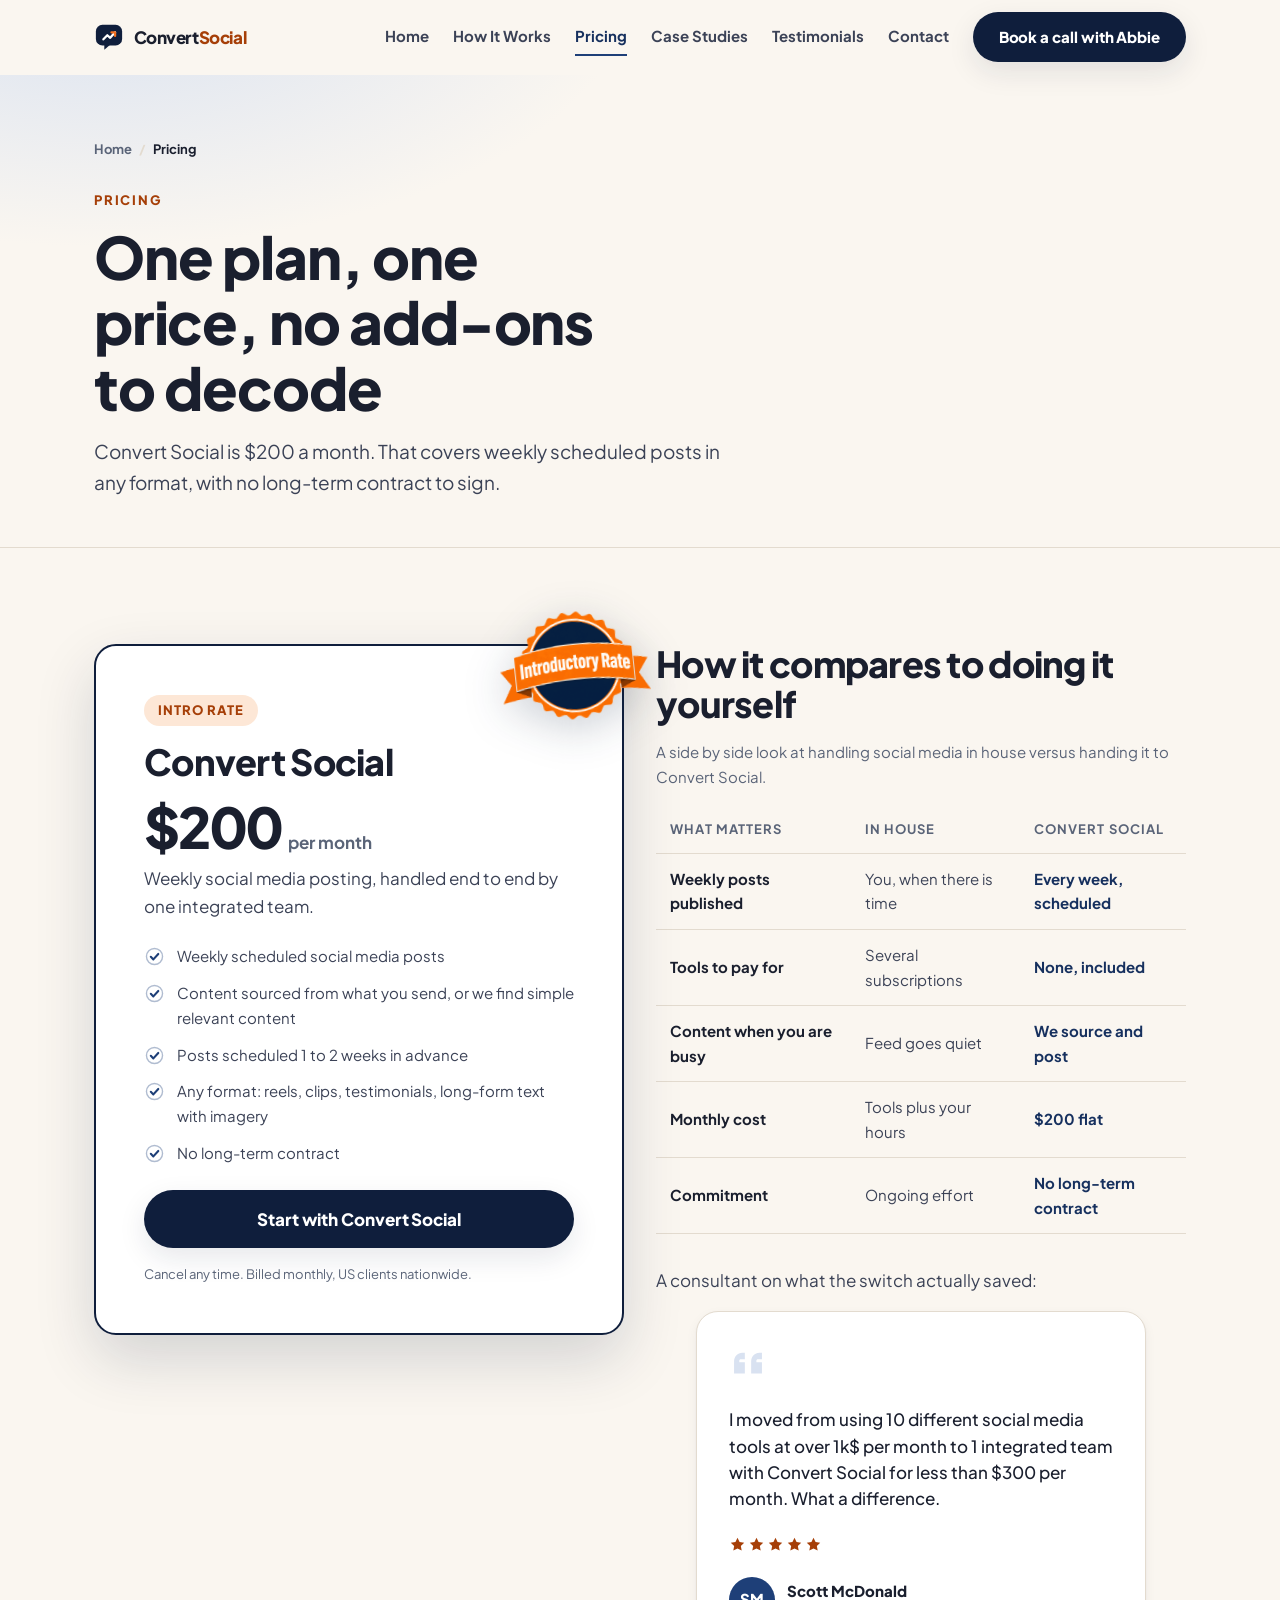
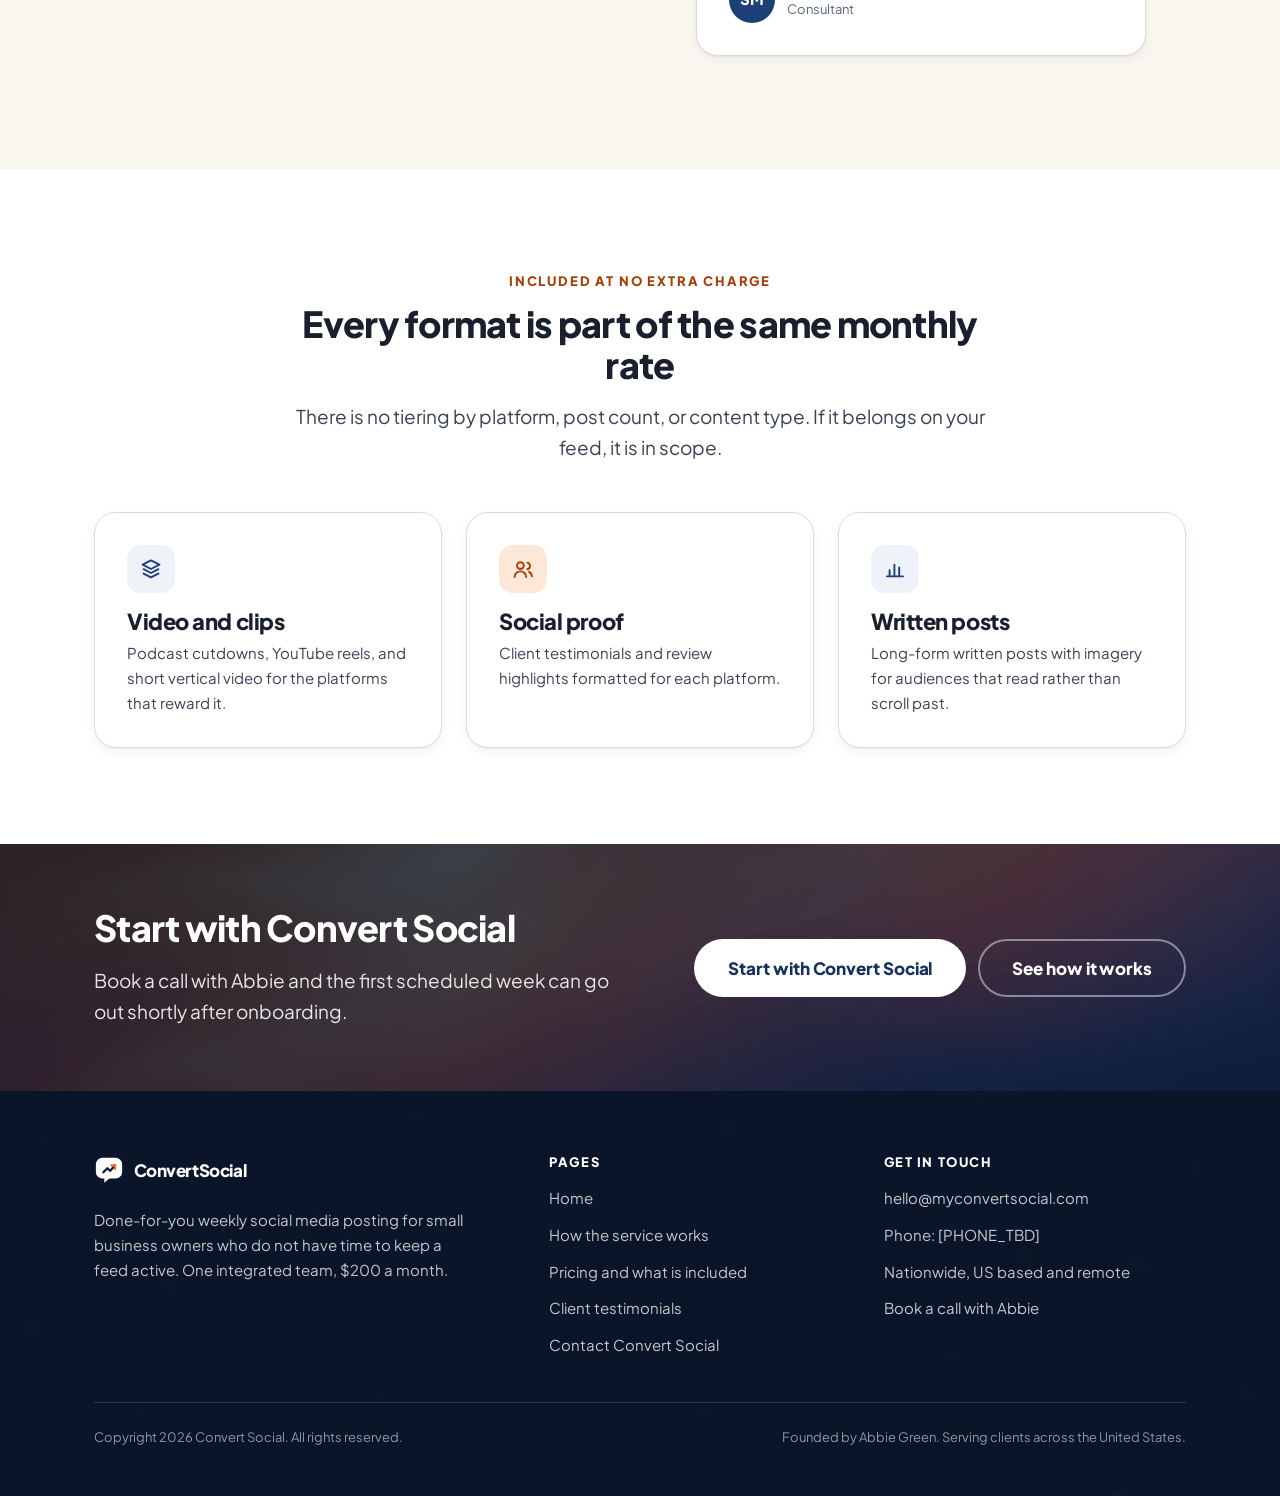
<file: pricing.html>
<!DOCTYPE html>
<html lang="en">
<head>
  <meta charset="utf-8">
  <meta name="viewport" content="width=device-width, initial-scale=1">
  <title>Convert Social Pricing | $200 a Month, One Plan, No Contract</title>
  <meta name="description" content="Convert Social pricing is one flat rate of $200 a month. Weekly scheduled posts in any format, content sourced for you, and no long-term contract.">
  <meta name="author" content="Convert Social">
  <meta name="robots" content="index, follow">
  <link rel="canonical" href="https://www.myconvertsocial.com/pricing.html">

  <meta property="og:site_name" content="Convert Social">
  <meta property="og:title" content="Convert Social Pricing | $200 a Month, One Plan, No Contract">
  <meta property="og:description" content="Convert Social pricing is one flat rate of $200 a month. Weekly scheduled posts in any format, content sourced for you, and no long-term contract.">
  <meta property="og:type" content="website">
  <meta property="og:url" content="https://www.myconvertsocial.com/pricing.html">
  <meta property="og:image" content="https://www.myconvertsocial.com/assets/img/og-image.png">
  <meta property="og:image:alt" content="Convert Social, weekly social media posts scheduled and published for you">
  <meta name="twitter:card" content="summary_large_image">
  <meta name="twitter:title" content="Convert Social Pricing | $200 a Month, One Plan, No Contract">
  <meta name="twitter:description" content="Convert Social pricing is one flat rate of $200 a month. Weekly scheduled posts in any format, content sourced for you, and no long-term contract.">
  <meta name="twitter:image" content="https://www.myconvertsocial.com/assets/img/og-image.png">

  <meta name="theme-color" content="#0F1E3C">
  <link rel="icon" href="assets/img/favicon.svg" type="image/svg+xml">

  <link rel="preconnect" href="https://fonts.googleapis.com">
  <link rel="preconnect" href="https://fonts.gstatic.com" crossorigin>
  <link rel="stylesheet" href="https://fonts.googleapis.com/css2?family=Plus+Jakarta+Sans:wght@400;500;700;800&display=swap">
  <link rel="stylesheet" href="assets/css/style.css">

  <script type="application/ld+json">
{
  "@context": "https://schema.org",
  "@type": "Organization",
  "@id": "https://www.myconvertsocial.com/#organization",
  "name": "Convert Social",
  "url": "https://www.myconvertsocial.com/",
  "logo": "https://www.myconvertsocial.com/assets/img/logo.svg",
  "image": "https://www.myconvertsocial.com/assets/img/og-image.png",
  "description": "Convert Social is a done-for-you social media management service. Weekly posts are scheduled and published for small business owners for $200 a month.",
  "email": "hello@myconvertsocial.com",
  "founder": {
    "@type": "Person",
    "name": "Abbie Green",
    "jobTitle": "Founder and Social Media Strategist"
  },
  "foundingLocation": {
    "@type": "Country",
    "name": "United States"
  },
  "areaServed": {
    "@type": "Country",
    "name": "US"
  },
  "knowsAbout": [
    "social media management",
    "social media scheduling",
    "content marketing for small business"
  ],
  "contactPoint": {
    "@type": "ContactPoint",
    "contactType": "sales",
    "email": "hello@myconvertsocial.com",
    "areaServed": "US",
    "availableLanguage": "English"
  }
}
</script>
  <script type="application/ld+json">
{
  "@context": "https://schema.org",
  "@type": "Service",
  "@id": "https://www.myconvertsocial.com/pricing.html#service",
  "name": "Done-for-you weekly social media posting",
  "serviceType": "Social media management",
  "description": "Weekly social media posts written, scheduled, and published for small business owners and professionals. One flat rate of $200 a month with no long-term contract.",
  "provider": {
    "@id": "https://www.myconvertsocial.com/#organization"
  },
  "areaServed": {
    "@type": "Country",
    "name": "US"
  },
  "audience": {
    "@type": "BusinessAudience",
    "name": "Small business owners in financial services, fitness, real estate, dental, and coaching"
  },
  "offers": {
    "@type": "Offer",
    "name": "Convert Social monthly plan",
    "price": "200",
    "priceCurrency": "USD",
    "availability": "https://schema.org/InStock",
    "url": "https://www.myconvertsocial.com/pricing.html",
    "priceSpecification": {
      "@type": "UnitPriceSpecification",
      "price": "200",
      "priceCurrency": "USD",
      "unitText": "MONTH",
      "billingDuration": 1,
      "billingIncrement": 1
    }
  }
}
</script>
  <script type="application/ld+json">
{
  "@context": "https://schema.org",
  "@type": "BreadcrumbList",
  "itemListElement": [
    {
      "@type": "ListItem",
      "position": 1,
      "name": "Home",
      "item": "https://www.myconvertsocial.com/"
    },
    {
      "@type": "ListItem",
      "position": 2,
      "name": "Pricing",
      "item": "https://www.myconvertsocial.com/pricing.html"
    }
  ]
}
</script>
  <script type="application/ld+json">
{
  "@context": "https://schema.org",
  "@type": "Review",
  "@id": "https://www.myconvertsocial.com/testimonials.html#review-1",
  "itemReviewed": {
    "@id": "https://www.myconvertsocial.com/#organization"
  },
  "author": {
    "@type": "Person",
    "name": "Scott McDonald"
  },
  "reviewBody": "I moved from using 10 different social media tools at over 1k$ per month to 1 integrated team with Convert Social for less than $300 per month. What a difference.",
  "reviewRating": {
    "@type": "Rating",
    "ratingValue": "5",
    "bestRating": "5",
    "worstRating": "1"
  },
  "publisher": {
    "@id": "https://www.myconvertsocial.com/#organization"
  }
}
</script>
</head>
<body>
  <a class="skip-link" href="#main">Skip to main content</a>

  <header class="site-header" data-header>
    <div class="wrap header-inner">
      <a class="brand" href="index.html" aria-label="Convert Social home">
        <svg viewBox="0 0 32 32" fill="none" aria-hidden="true" focusable="false">
        <rect x="2" y="3" width="28" height="22" rx="7" fill="#0F1E3C"/>
        <path d="M11 24.4v5.1L16.9 24.4z" fill="#0F1E3C"/>
        <path d="M10 18.5l4.2-4.4 3.1 2.8L22.5 11" stroke="#ffffff" stroke-width="2.4" stroke-linecap="round" stroke-linejoin="round"/>
        <path d="M18.6 11h3.9v3.9" stroke="#F27021" stroke-width="2.4" stroke-linecap="round" stroke-linejoin="round"/>
      </svg>
        <span class="brand-name">Convert<span>Social</span></span>
      </a>

      <button class="nav-toggle" type="button" data-nav-toggle aria-expanded="false" aria-controls="site-nav">
        <svg viewBox="0 0 24 24" fill="none" stroke="currentColor" stroke-width="2.2" stroke-linecap="round" aria-hidden="true" focusable="false"><path d="M4 7h16M4 12h16M4 17h16"/></svg>
        <span>Menu</span>
      </button>

      <nav class="site-nav" id="site-nav" data-nav aria-label="Primary">
        <ul class="nav-links">
            <li><a href="index.html">Home</a></li>
            <li><a href="how-it-works.html">How It Works</a></li>
            <li><a href="pricing.html" aria-current="page">Pricing</a></li>
            <li><a href="case-studies.html">Case Studies</a></li>
            <li><a href="testimonials.html">Testimonials</a></li>
            <li><a href="contact.html">Contact</a></li>
        </ul>
        <a class="btn btn--primary" href="contact.html">Book a call with Abbie</a>
      </nav>
    </div>
  </header>

  <main id="main">
    <section class="page-head">
      <div class="wrap">
        <nav class="crumbs" aria-label="Breadcrumb">
        <ol>
          <li><a href="index.html">Home</a></li>
          <li><span aria-current="page">Pricing</span></li>
        </ol>
      </nav>
        <span class="eyebrow">Pricing</span>
        <h1>One plan, one price, no add-ons to decode</h1>
        <p class="lede">Convert Social is $200 a month. That covers weekly scheduled posts in any format, with no long-term contract to sign.</p>
      </div>
    </section>

    <section class="section">
      <div class="wrap price-wrap">
        <div class="price-card reveal">
          <div class="price-badge-art" aria-hidden="true">
            <img src="assets/img/09-introductory-rate-badge.png" alt="" width="900" height="651" loading="lazy" decoding="async">
          </div>
          <span class="price-badge">Intro rate</span>
          <h2>Convert Social</h2>
          <div class="price-amount">
            <span class="num">$200</span>
            <span class="per">per month</span>
          </div>
          <p>Weekly social media posting, handled end to end by one integrated team.</p>
          <ul class="check-list">
            <li><svg viewBox="0 0 24 24" fill="none" stroke="currentColor" stroke-width="2.4" stroke-linecap="round" stroke-linejoin="round" aria-hidden="true" focusable="false"><circle cx="12" cy="12" r="9.2" stroke-width="1.6" opacity="0.35"/><path d="M7.8 12.4l2.9 2.9 5.6-6.2"/></svg><span>Weekly scheduled social media posts</span></li>
            <li><svg viewBox="0 0 24 24" fill="none" stroke="currentColor" stroke-width="2.4" stroke-linecap="round" stroke-linejoin="round" aria-hidden="true" focusable="false"><circle cx="12" cy="12" r="9.2" stroke-width="1.6" opacity="0.35"/><path d="M7.8 12.4l2.9 2.9 5.6-6.2"/></svg><span>Content sourced from what you send, or we find simple relevant content</span></li>
            <li><svg viewBox="0 0 24 24" fill="none" stroke="currentColor" stroke-width="2.4" stroke-linecap="round" stroke-linejoin="round" aria-hidden="true" focusable="false"><circle cx="12" cy="12" r="9.2" stroke-width="1.6" opacity="0.35"/><path d="M7.8 12.4l2.9 2.9 5.6-6.2"/></svg><span>Posts scheduled 1 to 2 weeks in advance</span></li>
            <li><svg viewBox="0 0 24 24" fill="none" stroke="currentColor" stroke-width="2.4" stroke-linecap="round" stroke-linejoin="round" aria-hidden="true" focusable="false"><circle cx="12" cy="12" r="9.2" stroke-width="1.6" opacity="0.35"/><path d="M7.8 12.4l2.9 2.9 5.6-6.2"/></svg><span>Any format: reels, clips, testimonials, long-form text with imagery</span></li>
            <li><svg viewBox="0 0 24 24" fill="none" stroke="currentColor" stroke-width="2.4" stroke-linecap="round" stroke-linejoin="round" aria-hidden="true" focusable="false"><circle cx="12" cy="12" r="9.2" stroke-width="1.6" opacity="0.35"/><path d="M7.8 12.4l2.9 2.9 5.6-6.2"/></svg><span>No long-term contract</span></li>
          </ul>
          <a class="btn btn--primary btn--lg btn--block" href="contact.html">Start with Convert Social</a>
          <p class="form-note">Cancel any time. Billed monthly, US clients nationwide.</p>
        </div>

        <div>
          <h2>How it compares to doing it yourself</h2>
          <table class="compare-table">
            <caption>A side by side look at handling social media in house versus handing it to Convert Social.</caption>
            <thead>
              <tr><th scope="col">What matters</th><th scope="col">In house</th><th scope="col">Convert Social</th></tr>
            </thead>
            <tbody>
            <tr><th scope="row">Weekly posts published</th><td>You, when there is time</td><td class="yes">Every week, scheduled</td></tr>
            <tr><th scope="row">Tools to pay for</th><td>Several subscriptions</td><td class="yes">None, included</td></tr>
            <tr><th scope="row">Content when you are busy</th><td>Feed goes quiet</td><td class="yes">We source and post</td></tr>
            <tr><th scope="row">Monthly cost</th><td>Tools plus your hours</td><td class="yes">$200 flat</td></tr>
            <tr><th scope="row">Commitment</th><td>Ongoing effort</td><td class="yes">No long-term contract</td></tr>
            </tbody>
          </table>
          <p style="margin-top:2rem">A consultant on what the switch actually saved:</p>
        <figure class="quote-card quote-card--sm">
          <div class="quote-mark"><svg viewBox="0 0 24 24" fill="currentColor" aria-hidden="true" focusable="false"><path d="M10 5.5v4.2H7.4c-.5 0-.9.4-.9.9v.9H10v7.2H3.2V11c0-3 2.3-5.5 5.2-5.5zm10.8 0v4.2h-2.6c-.5 0-.9.4-.9.9v.9h3.5v7.2H14V11c0-3 2.3-5.5 5.2-5.5z"/></svg></div>
          <blockquote>I moved from using 10 different social media tools at over 1k$ per month to 1 integrated team with Convert Social for less than $300 per month. What a difference.</blockquote>
          <span class="stars" role="img" aria-label="Rated 5 out of 5"><svg viewBox="0 0 24 24" fill="currentColor" aria-hidden="true" focusable="false"><path d="M12 2.6l2.9 6 6.6.9-4.8 4.6 1.2 6.5L12 17.5 6.1 20.6l1.2-6.5L2.5 9.5l6.6-.9z"/></svg><svg viewBox="0 0 24 24" fill="currentColor" aria-hidden="true" focusable="false"><path d="M12 2.6l2.9 6 6.6.9-4.8 4.6 1.2 6.5L12 17.5 6.1 20.6l1.2-6.5L2.5 9.5l6.6-.9z"/></svg><svg viewBox="0 0 24 24" fill="currentColor" aria-hidden="true" focusable="false"><path d="M12 2.6l2.9 6 6.6.9-4.8 4.6 1.2 6.5L12 17.5 6.1 20.6l1.2-6.5L2.5 9.5l6.6-.9z"/></svg><svg viewBox="0 0 24 24" fill="currentColor" aria-hidden="true" focusable="false"><path d="M12 2.6l2.9 6 6.6.9-4.8 4.6 1.2 6.5L12 17.5 6.1 20.6l1.2-6.5L2.5 9.5l6.6-.9z"/></svg><svg viewBox="0 0 24 24" fill="currentColor" aria-hidden="true" focusable="false"><path d="M12 2.6l2.9 6 6.6.9-4.8 4.6 1.2 6.5L12 17.5 6.1 20.6l1.2-6.5L2.5 9.5l6.6-.9z"/></svg></span>
          <figcaption class="quote-person">
            <span class="avatar avatar--navy" aria-hidden="true">SM</span>
            <span>
              <span class="quote-name">Scott McDonald</span>
              <span class="quote-role">Consultant</span>
            </span>
          </figcaption>
        </figure>
        </div>
      </div>
    </section>

    <section class="section section--white">
      <div class="wrap">
        <div class="section-head section-head--center">
          <span class="eyebrow">Included at no extra charge</span>
          <h2>Every format is part of the same monthly rate</h2>
          <p class="lede">There is no tiering by platform, post count, or content type. If it belongs on your feed, it is in scope.</p>
        </div>
        <div class="grid grid--3 reveal">
          <article class="card"><span class="card-icon"><svg viewBox="0 0 24 24" fill="none" stroke="currentColor" stroke-width="1.9" stroke-linecap="round" stroke-linejoin="round" aria-hidden="true" focusable="false"><path d="M12 3.4l8.4 4.3L12 12 3.6 7.7z"/><path d="M4.6 12.2L12 16l7.4-3.8M4.6 16.6L12 20.4l7.4-3.8"/></svg></span><h3>Video and clips</h3><p>Podcast cutdowns, YouTube reels, and short vertical video for the platforms that reward it.</p></article>
          <article class="card"><span class="card-icon card-icon--orange"><svg viewBox="0 0 24 24" fill="none" stroke="currentColor" stroke-width="1.9" stroke-linecap="round" stroke-linejoin="round" aria-hidden="true" focusable="false"><circle cx="9.4" cy="8.6" r="3.4"/><path d="M3.6 20c0-3.2 2.6-5.6 5.8-5.6s5.8 2.4 5.8 5.6M16.4 5.6a3.4 3.4 0 0 1 0 6.6M18 14.8c1.7.8 2.8 2.4 2.8 4.4"/></svg></span><h3>Social proof</h3><p>Client testimonials and review highlights formatted for each platform.</p></article>
          <article class="card"><span class="card-icon"><svg viewBox="0 0 24 24" fill="none" stroke="currentColor" stroke-width="1.9" stroke-linecap="round" stroke-linejoin="round" aria-hidden="true" focusable="false"><path d="M4 19.4h16M6.6 19.4v-6.2M11.4 19.4V7.6M16.2 19.4v-9"/></svg></span><h3>Written posts</h3><p>Long-form written posts with imagery for audiences that read rather than scroll past.</p></article>
        </div>
      </div>
    </section>

  <section class="cta-band">
    <div class="wrap cta-inner">
      <div>
        <h2>Start with Convert Social</h2>
        <p>Book a call with Abbie and the first scheduled week can go out shortly after onboarding.</p>
      </div>
      <div class="btn-row">
        <a class="btn btn--light btn--lg" href="contact.html">Start with Convert Social</a>
          <a class="btn btn--outline-light btn--lg" href="how-it-works.html">See how it works</a>
      </div>
    </div>
  </section>
  </main>

  <footer class="site-footer">
    <div class="wrap">
      <div class="footer-grid">
        <div>
          <a class="brand" href="index.html" aria-label="Convert Social home">
            <svg viewBox="0 0 32 32" fill="none" aria-hidden="true" focusable="false">
        <rect x="2" y="3" width="28" height="22" rx="7" fill="#FFFFFF"/>
        <path d="M11 24.4v5.1L16.9 24.4z" fill="#FFFFFF"/>
        <path d="M10 18.5l4.2-4.4 3.1 2.8L22.5 11" stroke="#0F1E3C" stroke-width="2.4" stroke-linecap="round" stroke-linejoin="round"/>
        <path d="M18.6 11h3.9v3.9" stroke="#F27021" stroke-width="2.4" stroke-linecap="round" stroke-linejoin="round"/>
      </svg>
            <span class="brand-name">Convert<span>Social</span></span>
          </a>
          <p class="footer-blurb">Done-for-you weekly social media posting for small business owners who do not have time to keep a feed active. One integrated team, $200 a month.</p>
        </div>
        <div>
          <h3>Pages</h3>
          <ul>
            <li><a href="index.html">Home</a></li>
            <li><a href="how-it-works.html">How the service works</a></li>
            <li><a href="pricing.html">Pricing and what is included</a></li>
            <li><a href="testimonials.html">Client testimonials</a></li>
            <li><a href="contact.html">Contact Convert Social</a></li>
          </ul>
        </div>
        <div>
          <h3>Get in touch</h3>
          <ul>
            <li><a href="mailto:hello@myconvertsocial.com">hello@myconvertsocial.com</a></li>
            <li>Phone: [PHONE_TBD]</li>
            <li>Nationwide, US based and remote</li>
            <li><a href="contact.html">Book a call with Abbie</a></li>
          </ul>
        </div>
      </div>
      <div class="footer-base">
        <p>Copyright <span data-year>2026</span> Convert Social. All rights reserved.</p>
        <p>Founded by Abbie Green. Serving clients across the United States.</p>
      </div>
    </div>
  </footer>

  <script src="assets/js/main.js" defer></script>
</body>
</html>
</file>
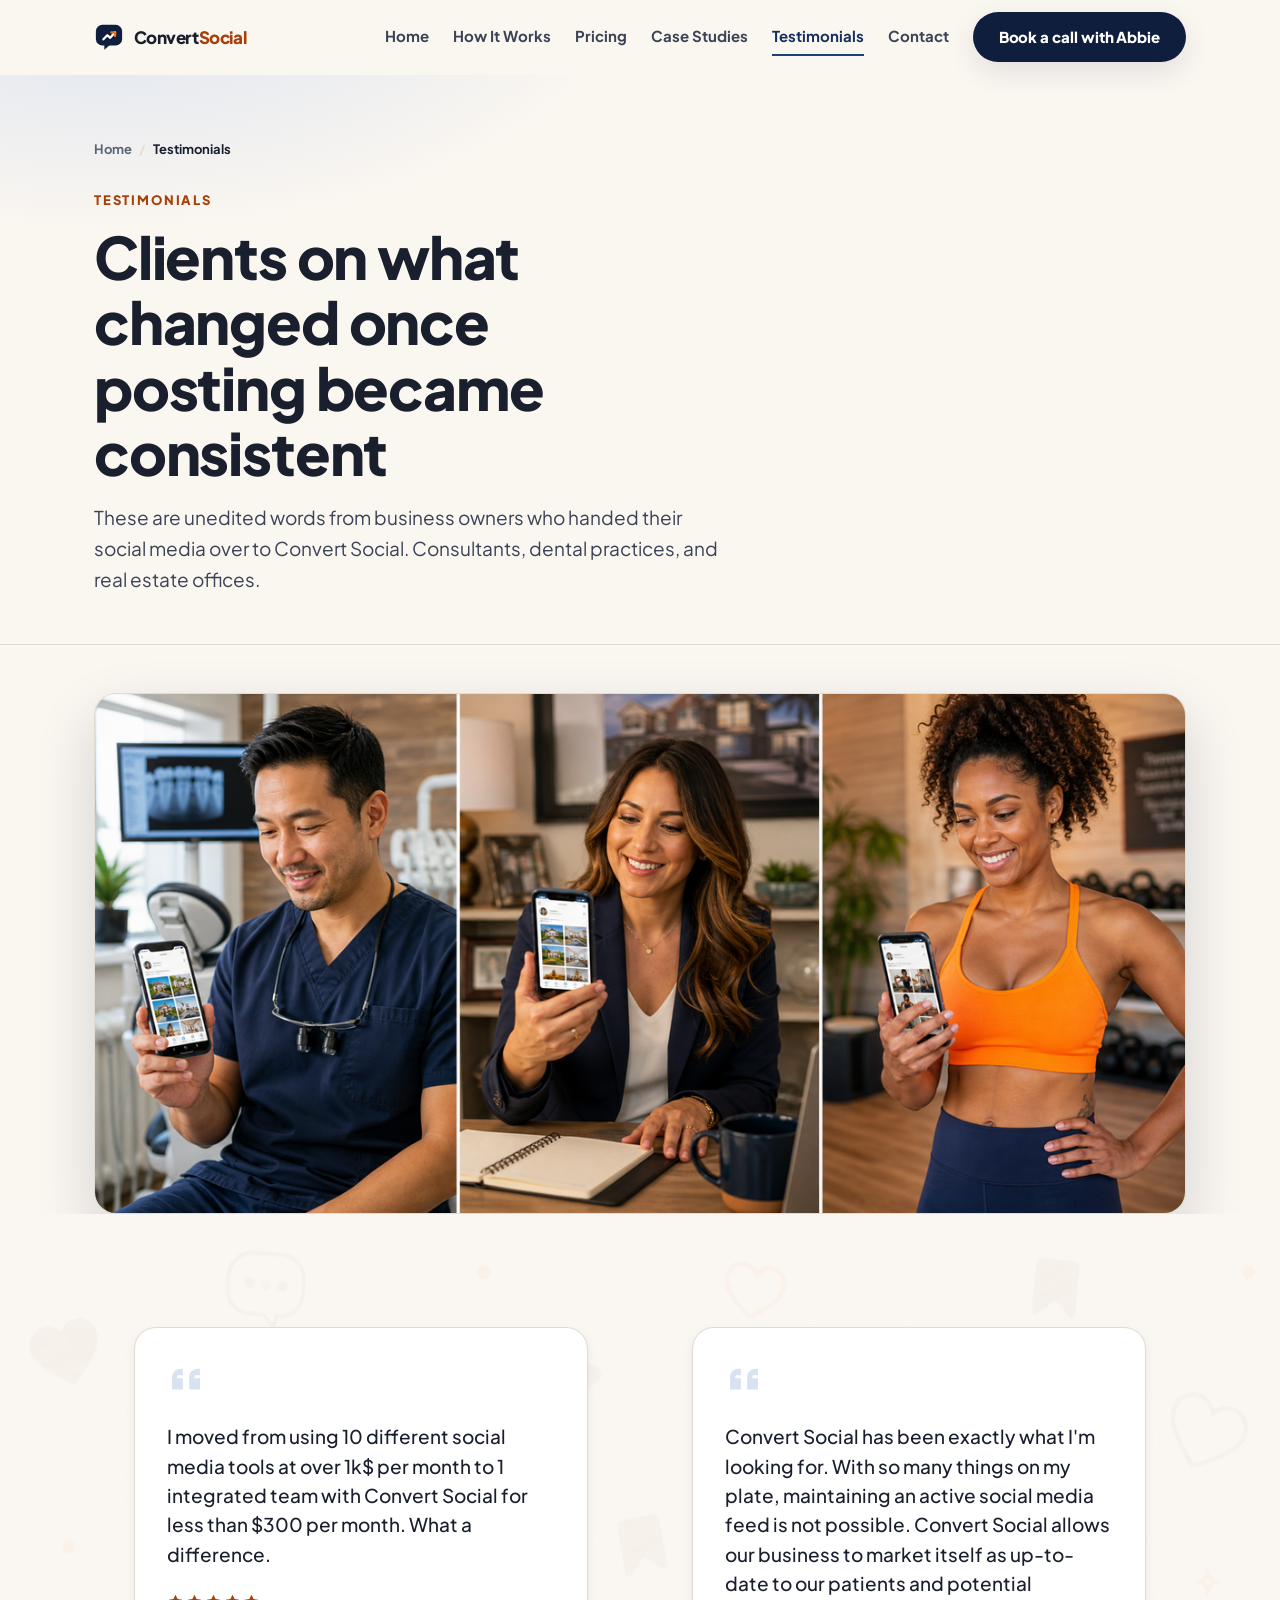
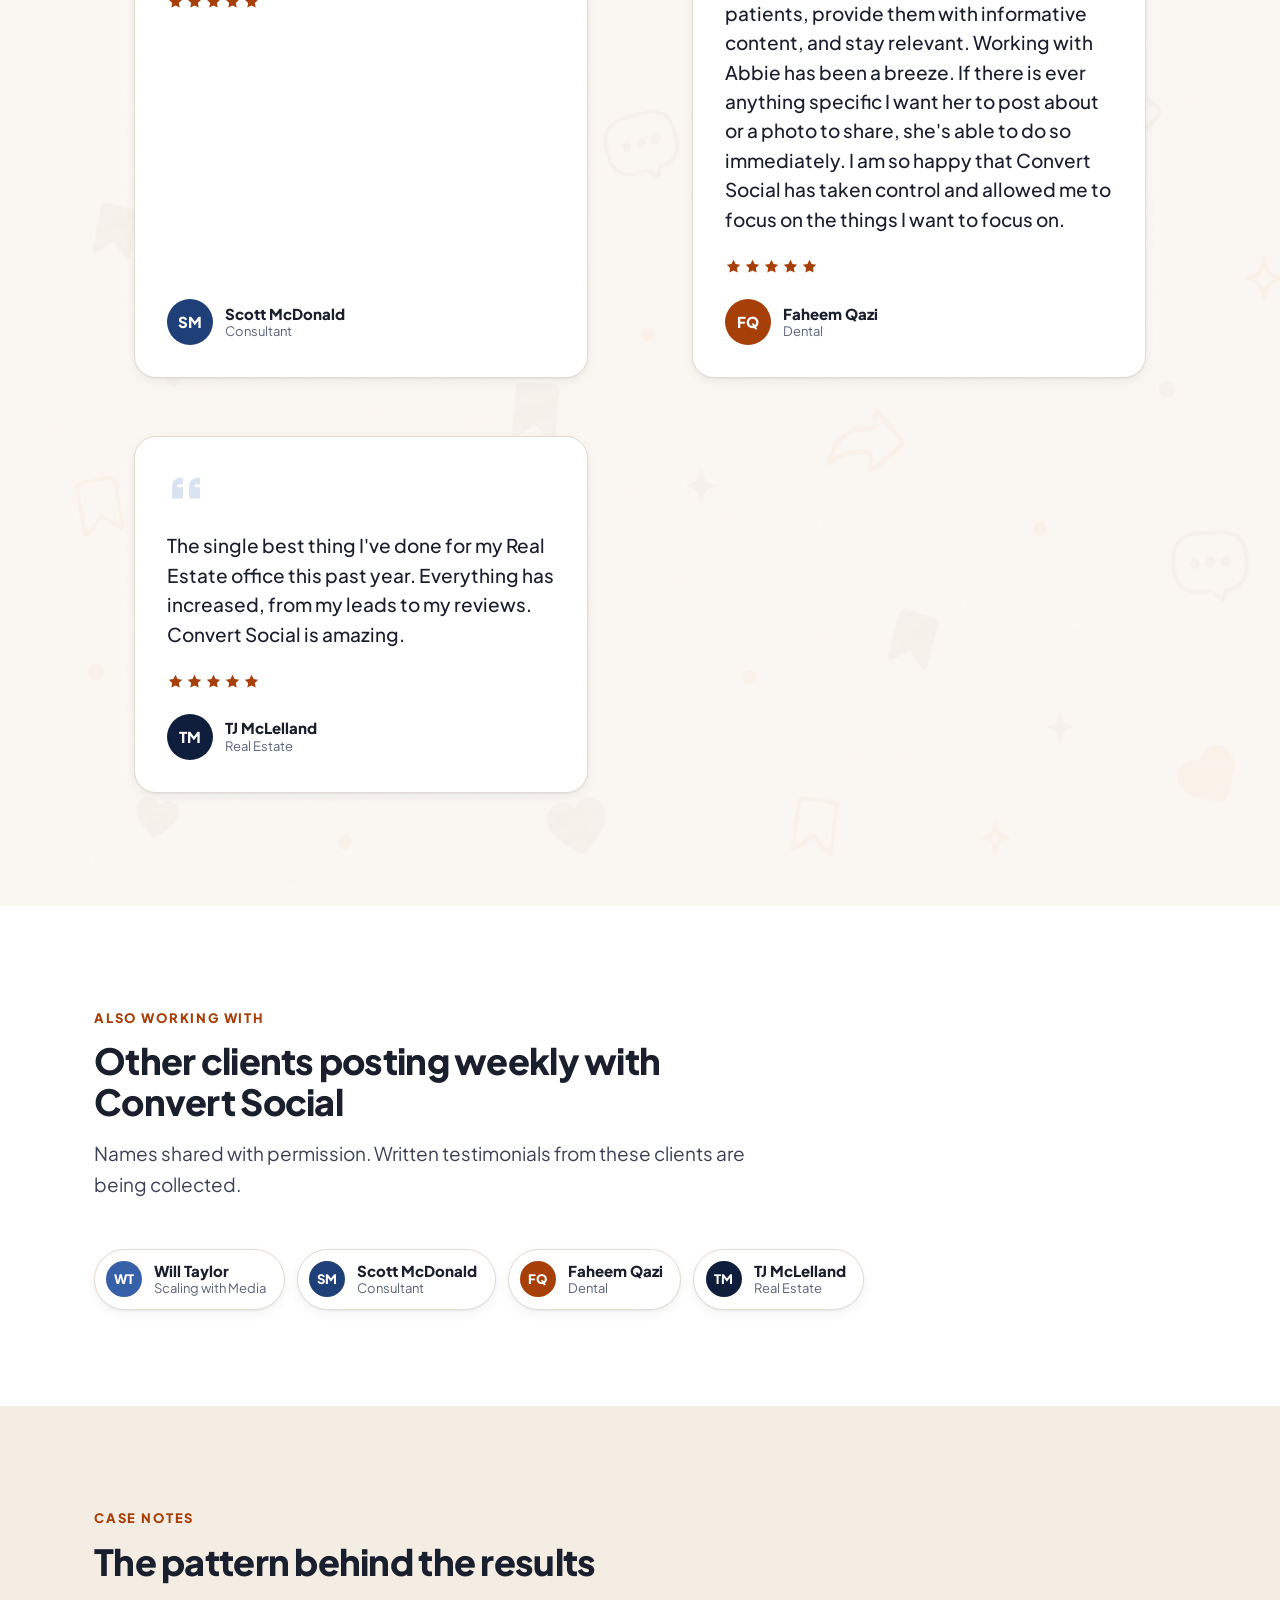
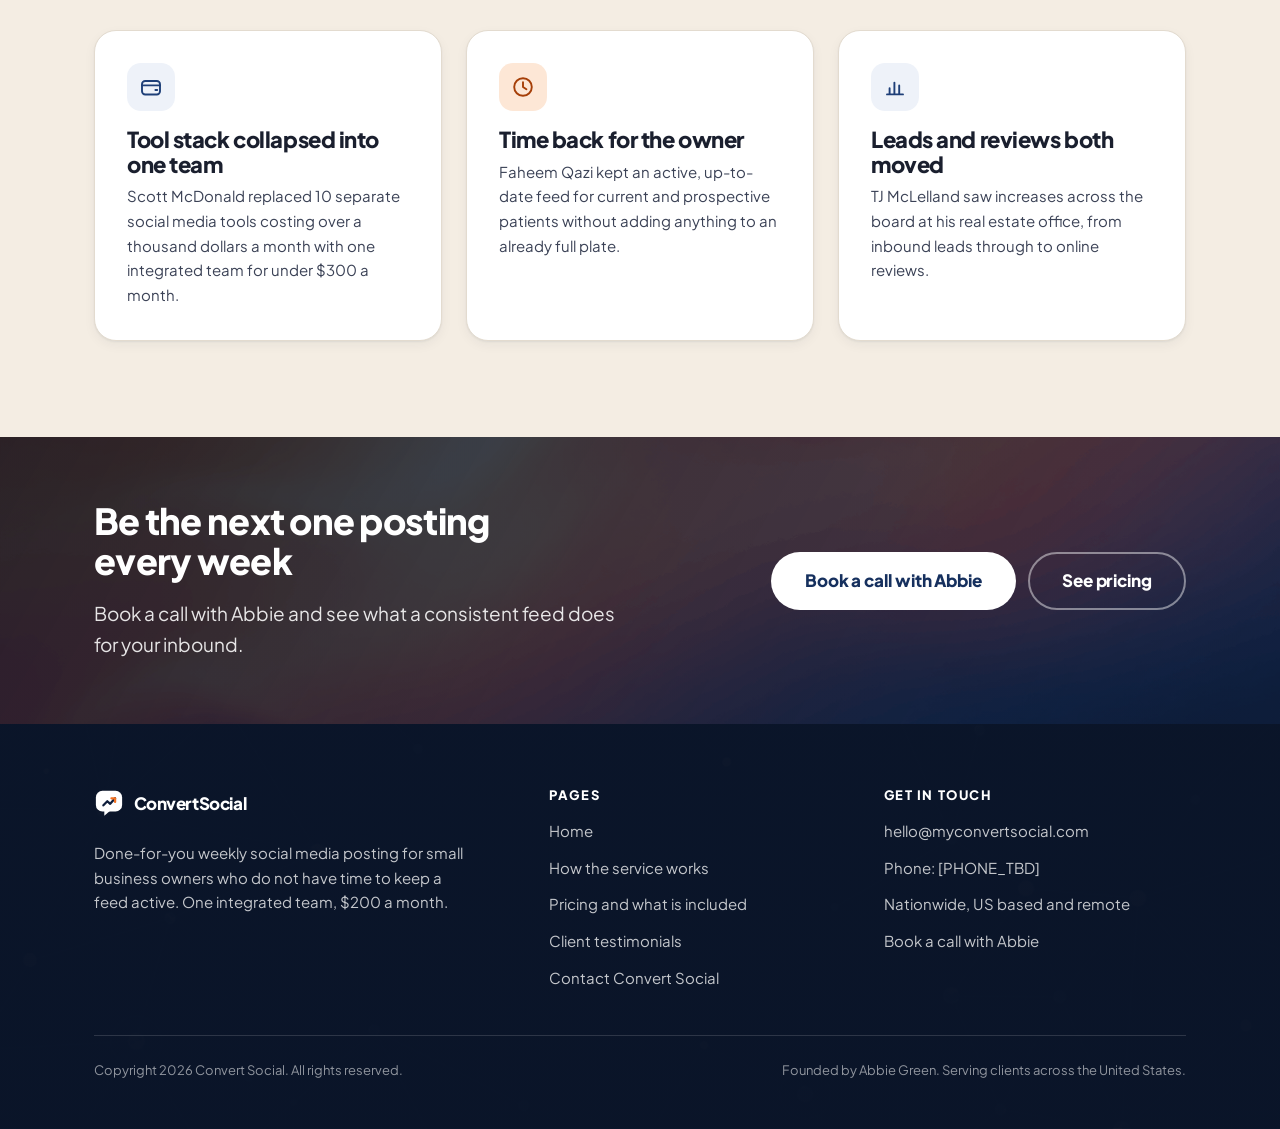
<file: testimonials.html>
<!DOCTYPE html>
<html lang="en">
<head>
  <meta charset="utf-8">
  <meta name="viewport" content="width=device-width, initial-scale=1">
  <title>Convert Social Testimonials | What Clients Say About Weekly Posting</title>
  <meta name="description" content="Read what Convert Social clients say. A consultant, a dental practice, and a real estate office on consistent weekly posting, lower tool costs, and more leads.">
  <meta name="author" content="Convert Social">
  <meta name="robots" content="index, follow">
  <link rel="canonical" href="https://www.myconvertsocial.com/testimonials.html">

  <meta property="og:site_name" content="Convert Social">
  <meta property="og:title" content="Convert Social Testimonials | What Clients Say About Weekly Posting">
  <meta property="og:description" content="Read what Convert Social clients say. A consultant, a dental practice, and a real estate office on consistent weekly posting, lower tool costs, and more leads.">
  <meta property="og:type" content="website">
  <meta property="og:url" content="https://www.myconvertsocial.com/testimonials.html">
  <meta property="og:image" content="https://www.myconvertsocial.com/assets/img/og-image.png">
  <meta property="og:image:alt" content="Convert Social, weekly social media posts scheduled and published for you">
  <meta name="twitter:card" content="summary_large_image">
  <meta name="twitter:title" content="Convert Social Testimonials | What Clients Say About Weekly Posting">
  <meta name="twitter:description" content="Read what Convert Social clients say. A consultant, a dental practice, and a real estate office on consistent weekly posting, lower tool costs, and more leads.">
  <meta name="twitter:image" content="https://www.myconvertsocial.com/assets/img/og-image.png">

  <meta name="theme-color" content="#0F1E3C">
  <link rel="icon" href="assets/img/favicon.svg" type="image/svg+xml">

  <link rel="preconnect" href="https://fonts.googleapis.com">
  <link rel="preconnect" href="https://fonts.gstatic.com" crossorigin>
  <link rel="stylesheet" href="https://fonts.googleapis.com/css2?family=Plus+Jakarta+Sans:wght@400;500;700;800&display=swap">
  <link rel="stylesheet" href="assets/css/style.css">

  <script type="application/ld+json">
{
  "@context": "https://schema.org",
  "@type": "Organization",
  "@id": "https://www.myconvertsocial.com/#organization",
  "name": "Convert Social",
  "url": "https://www.myconvertsocial.com/",
  "logo": "https://www.myconvertsocial.com/assets/img/logo.svg",
  "image": "https://www.myconvertsocial.com/assets/img/og-image.png",
  "description": "Convert Social is a done-for-you social media management service. Weekly posts are scheduled and published for small business owners for $200 a month.",
  "email": "hello@myconvertsocial.com",
  "founder": {
    "@type": "Person",
    "name": "Abbie Green",
    "jobTitle": "Founder and Social Media Strategist"
  },
  "foundingLocation": {
    "@type": "Country",
    "name": "United States"
  },
  "areaServed": {
    "@type": "Country",
    "name": "US"
  },
  "knowsAbout": [
    "social media management",
    "social media scheduling",
    "content marketing for small business"
  ],
  "contactPoint": {
    "@type": "ContactPoint",
    "contactType": "sales",
    "email": "hello@myconvertsocial.com",
    "areaServed": "US",
    "availableLanguage": "English"
  }
}
</script>
  <script type="application/ld+json">
{
  "@context": "https://schema.org",
  "@type": "BreadcrumbList",
  "itemListElement": [
    {
      "@type": "ListItem",
      "position": 1,
      "name": "Home",
      "item": "https://www.myconvertsocial.com/"
    },
    {
      "@type": "ListItem",
      "position": 2,
      "name": "Testimonials",
      "item": "https://www.myconvertsocial.com/testimonials.html"
    }
  ]
}
</script>
  <script type="application/ld+json">
{
  "@context": "https://schema.org",
  "@type": "Review",
  "@id": "https://www.myconvertsocial.com/testimonials.html#review-1",
  "itemReviewed": {
    "@id": "https://www.myconvertsocial.com/#organization"
  },
  "author": {
    "@type": "Person",
    "name": "Scott McDonald"
  },
  "reviewBody": "I moved from using 10 different social media tools at over 1k$ per month to 1 integrated team with Convert Social for less than $300 per month. What a difference.",
  "reviewRating": {
    "@type": "Rating",
    "ratingValue": "5",
    "bestRating": "5",
    "worstRating": "1"
  },
  "publisher": {
    "@id": "https://www.myconvertsocial.com/#organization"
  }
}
</script>
  <script type="application/ld+json">
{
  "@context": "https://schema.org",
  "@type": "Review",
  "@id": "https://www.myconvertsocial.com/testimonials.html#review-2",
  "itemReviewed": {
    "@id": "https://www.myconvertsocial.com/#organization"
  },
  "author": {
    "@type": "Person",
    "name": "Faheem Qazi"
  },
  "reviewBody": "Convert Social has been exactly what I'm looking for. With so many things on my plate, maintaining an active social media feed is not possible. Convert Social allows our business to market itself as up-to-date to our patients and potential patients, provide them with informative content, and stay relevant. Working with Abbie has been a breeze. If there is ever anything specific I want her to post about or a photo to share, she's able to do so immediately. I am so happy that Convert Social has taken control and allowed me to focus on the things I want to focus on.",
  "reviewRating": {
    "@type": "Rating",
    "ratingValue": "5",
    "bestRating": "5",
    "worstRating": "1"
  },
  "publisher": {
    "@id": "https://www.myconvertsocial.com/#organization"
  }
}
</script>
  <script type="application/ld+json">
{
  "@context": "https://schema.org",
  "@type": "Review",
  "@id": "https://www.myconvertsocial.com/testimonials.html#review-3",
  "itemReviewed": {
    "@id": "https://www.myconvertsocial.com/#organization"
  },
  "author": {
    "@type": "Person",
    "name": "TJ McLelland"
  },
  "reviewBody": "The single best thing I've done for my Real Estate office this past year. Everything has increased, from my leads to my reviews. Convert Social is amazing.",
  "reviewRating": {
    "@type": "Rating",
    "ratingValue": "5",
    "bestRating": "5",
    "worstRating": "1"
  },
  "publisher": {
    "@id": "https://www.myconvertsocial.com/#organization"
  }
}
</script>
</head>
<body>
  <a class="skip-link" href="#main">Skip to main content</a>

  <header class="site-header" data-header>
    <div class="wrap header-inner">
      <a class="brand" href="index.html" aria-label="Convert Social home">
        <svg viewBox="0 0 32 32" fill="none" aria-hidden="true" focusable="false">
        <rect x="2" y="3" width="28" height="22" rx="7" fill="#0F1E3C"/>
        <path d="M11 24.4v5.1L16.9 24.4z" fill="#0F1E3C"/>
        <path d="M10 18.5l4.2-4.4 3.1 2.8L22.5 11" stroke="#ffffff" stroke-width="2.4" stroke-linecap="round" stroke-linejoin="round"/>
        <path d="M18.6 11h3.9v3.9" stroke="#F27021" stroke-width="2.4" stroke-linecap="round" stroke-linejoin="round"/>
      </svg>
        <span class="brand-name">Convert<span>Social</span></span>
      </a>

      <button class="nav-toggle" type="button" data-nav-toggle aria-expanded="false" aria-controls="site-nav">
        <svg viewBox="0 0 24 24" fill="none" stroke="currentColor" stroke-width="2.2" stroke-linecap="round" aria-hidden="true" focusable="false"><path d="M4 7h16M4 12h16M4 17h16"/></svg>
        <span>Menu</span>
      </button>

      <nav class="site-nav" id="site-nav" data-nav aria-label="Primary">
        <ul class="nav-links">
            <li><a href="index.html">Home</a></li>
            <li><a href="how-it-works.html">How It Works</a></li>
            <li><a href="pricing.html">Pricing</a></li>
            <li><a href="case-studies.html">Case Studies</a></li>
            <li><a href="testimonials.html" aria-current="page">Testimonials</a></li>
            <li><a href="contact.html">Contact</a></li>
        </ul>
        <a class="btn btn--primary" href="contact.html">Book a call with Abbie</a>
      </nav>
    </div>
  </header>

  <main id="main">
    <section class="page-head">
      <div class="wrap">
        <nav class="crumbs" aria-label="Breadcrumb">
        <ol>
          <li><a href="index.html">Home</a></li>
          <li><span aria-current="page">Testimonials</span></li>
        </ol>
      </nav>
        <span class="eyebrow">Testimonials</span>
        <h1>Clients on what changed once posting became consistent</h1>
        <p class="lede">These are unedited words from business owners who handed their social media over to Convert Social. Consultants, dental practices, and real estate offices.</p>
      </div>
    </section>

    <section class="client-band">
      <div class="wrap">
        <figure class="media">
          <img src="assets/img/06-client-type-triptych.png" alt="Three Convert Social clients holding phones: a dentist in his practice, a real estate agent at her desk, and a fitness trainer in her gym" width="1200" height="572" fetchpriority="high">
        </figure>
      </div>
    </section>

    <section class="section section--pattern">
      <div class="wrap">
        <div class="grid grid--2 reveal">
        <figure class="quote-card">
          <div class="quote-mark"><svg viewBox="0 0 24 24" fill="currentColor" aria-hidden="true" focusable="false"><path d="M10 5.5v4.2H7.4c-.5 0-.9.4-.9.9v.9H10v7.2H3.2V11c0-3 2.3-5.5 5.2-5.5zm10.8 0v4.2h-2.6c-.5 0-.9.4-.9.9v.9h3.5v7.2H14V11c0-3 2.3-5.5 5.2-5.5z"/></svg></div>
          <blockquote>I moved from using 10 different social media tools at over 1k$ per month to 1 integrated team with Convert Social for less than $300 per month. What a difference.</blockquote>
          <span class="stars" role="img" aria-label="Rated 5 out of 5"><svg viewBox="0 0 24 24" fill="currentColor" aria-hidden="true" focusable="false"><path d="M12 2.6l2.9 6 6.6.9-4.8 4.6 1.2 6.5L12 17.5 6.1 20.6l1.2-6.5L2.5 9.5l6.6-.9z"/></svg><svg viewBox="0 0 24 24" fill="currentColor" aria-hidden="true" focusable="false"><path d="M12 2.6l2.9 6 6.6.9-4.8 4.6 1.2 6.5L12 17.5 6.1 20.6l1.2-6.5L2.5 9.5l6.6-.9z"/></svg><svg viewBox="0 0 24 24" fill="currentColor" aria-hidden="true" focusable="false"><path d="M12 2.6l2.9 6 6.6.9-4.8 4.6 1.2 6.5L12 17.5 6.1 20.6l1.2-6.5L2.5 9.5l6.6-.9z"/></svg><svg viewBox="0 0 24 24" fill="currentColor" aria-hidden="true" focusable="false"><path d="M12 2.6l2.9 6 6.6.9-4.8 4.6 1.2 6.5L12 17.5 6.1 20.6l1.2-6.5L2.5 9.5l6.6-.9z"/></svg><svg viewBox="0 0 24 24" fill="currentColor" aria-hidden="true" focusable="false"><path d="M12 2.6l2.9 6 6.6.9-4.8 4.6 1.2 6.5L12 17.5 6.1 20.6l1.2-6.5L2.5 9.5l6.6-.9z"/></svg></span>
          <figcaption class="quote-person">
            <span class="avatar avatar--navy" aria-hidden="true">SM</span>
            <span>
              <span class="quote-name">Scott McDonald</span>
              <span class="quote-role">Consultant</span>
            </span>
          </figcaption>
        </figure>
        <figure class="quote-card">
          <div class="quote-mark"><svg viewBox="0 0 24 24" fill="currentColor" aria-hidden="true" focusable="false"><path d="M10 5.5v4.2H7.4c-.5 0-.9.4-.9.9v.9H10v7.2H3.2V11c0-3 2.3-5.5 5.2-5.5zm10.8 0v4.2h-2.6c-.5 0-.9.4-.9.9v.9h3.5v7.2H14V11c0-3 2.3-5.5 5.2-5.5z"/></svg></div>
          <blockquote>Convert Social has been exactly what I'm looking for. With so many things on my plate, maintaining an active social media feed is not possible. Convert Social allows our business to market itself as up-to-date to our patients and potential patients, provide them with informative content, and stay relevant. Working with Abbie has been a breeze. If there is ever anything specific I want her to post about or a photo to share, she's able to do so immediately. I am so happy that Convert Social has taken control and allowed me to focus on the things I want to focus on.</blockquote>
          <span class="stars" role="img" aria-label="Rated 5 out of 5"><svg viewBox="0 0 24 24" fill="currentColor" aria-hidden="true" focusable="false"><path d="M12 2.6l2.9 6 6.6.9-4.8 4.6 1.2 6.5L12 17.5 6.1 20.6l1.2-6.5L2.5 9.5l6.6-.9z"/></svg><svg viewBox="0 0 24 24" fill="currentColor" aria-hidden="true" focusable="false"><path d="M12 2.6l2.9 6 6.6.9-4.8 4.6 1.2 6.5L12 17.5 6.1 20.6l1.2-6.5L2.5 9.5l6.6-.9z"/></svg><svg viewBox="0 0 24 24" fill="currentColor" aria-hidden="true" focusable="false"><path d="M12 2.6l2.9 6 6.6.9-4.8 4.6 1.2 6.5L12 17.5 6.1 20.6l1.2-6.5L2.5 9.5l6.6-.9z"/></svg><svg viewBox="0 0 24 24" fill="currentColor" aria-hidden="true" focusable="false"><path d="M12 2.6l2.9 6 6.6.9-4.8 4.6 1.2 6.5L12 17.5 6.1 20.6l1.2-6.5L2.5 9.5l6.6-.9z"/></svg><svg viewBox="0 0 24 24" fill="currentColor" aria-hidden="true" focusable="false"><path d="M12 2.6l2.9 6 6.6.9-4.8 4.6 1.2 6.5L12 17.5 6.1 20.6l1.2-6.5L2.5 9.5l6.6-.9z"/></svg></span>
          <figcaption class="quote-person">
            <span class="avatar avatar--orange" aria-hidden="true">FQ</span>
            <span>
              <span class="quote-name">Faheem Qazi</span>
              <span class="quote-role">Dental</span>
            </span>
          </figcaption>
        </figure>
        <figure class="quote-card">
          <div class="quote-mark"><svg viewBox="0 0 24 24" fill="currentColor" aria-hidden="true" focusable="false"><path d="M10 5.5v4.2H7.4c-.5 0-.9.4-.9.9v.9H10v7.2H3.2V11c0-3 2.3-5.5 5.2-5.5zm10.8 0v4.2h-2.6c-.5 0-.9.4-.9.9v.9h3.5v7.2H14V11c0-3 2.3-5.5 5.2-5.5z"/></svg></div>
          <blockquote>The single best thing I've done for my Real Estate office this past year. Everything has increased, from my leads to my reviews. Convert Social is amazing.</blockquote>
          <span class="stars" role="img" aria-label="Rated 5 out of 5"><svg viewBox="0 0 24 24" fill="currentColor" aria-hidden="true" focusable="false"><path d="M12 2.6l2.9 6 6.6.9-4.8 4.6 1.2 6.5L12 17.5 6.1 20.6l1.2-6.5L2.5 9.5l6.6-.9z"/></svg><svg viewBox="0 0 24 24" fill="currentColor" aria-hidden="true" focusable="false"><path d="M12 2.6l2.9 6 6.6.9-4.8 4.6 1.2 6.5L12 17.5 6.1 20.6l1.2-6.5L2.5 9.5l6.6-.9z"/></svg><svg viewBox="0 0 24 24" fill="currentColor" aria-hidden="true" focusable="false"><path d="M12 2.6l2.9 6 6.6.9-4.8 4.6 1.2 6.5L12 17.5 6.1 20.6l1.2-6.5L2.5 9.5l6.6-.9z"/></svg><svg viewBox="0 0 24 24" fill="currentColor" aria-hidden="true" focusable="false"><path d="M12 2.6l2.9 6 6.6.9-4.8 4.6 1.2 6.5L12 17.5 6.1 20.6l1.2-6.5L2.5 9.5l6.6-.9z"/></svg><svg viewBox="0 0 24 24" fill="currentColor" aria-hidden="true" focusable="false"><path d="M12 2.6l2.9 6 6.6.9-4.8 4.6 1.2 6.5L12 17.5 6.1 20.6l1.2-6.5L2.5 9.5l6.6-.9z"/></svg></span>
          <figcaption class="quote-person">
            <span class="avatar avatar--deep" aria-hidden="true">TM</span>
            <span>
              <span class="quote-name">TJ McLelland</span>
              <span class="quote-role">Real Estate</span>
            </span>
          </figcaption>
        </figure>
        </div>
      </div>
    </section>

    <section class="section section--white">
      <div class="wrap">
        <div class="section-head">
          <span class="eyebrow">Also working with</span>
          <h2>Other clients posting weekly with Convert Social</h2>
          <p class="lede">Names shared with permission. Written testimonials from these clients are being collected.</p>
        </div>
        <ul class="client-strip">
          <li><span class="avatar avatar--sm avatar--slate" aria-hidden="true">WT</span><span><span class="quote-name">Will Taylor</span><span class="quote-role">Scaling with Media</span></span></li>
          <li><span class="avatar avatar--sm avatar--navy" aria-hidden="true">SM</span><span><span class="quote-name">Scott McDonald</span><span class="quote-role">Consultant</span></span></li>
          <li><span class="avatar avatar--sm avatar--orange" aria-hidden="true">FQ</span><span><span class="quote-name">Faheem Qazi</span><span class="quote-role">Dental</span></span></li>
          <li><span class="avatar avatar--sm avatar--deep" aria-hidden="true">TM</span><span><span class="quote-name">TJ McLelland</span><span class="quote-role">Real Estate</span></span></li>
        </ul>
      </div>
    </section>

    <section class="section section--cream">
      <div class="wrap">
        <div class="section-head">
          <span class="eyebrow">Case notes</span>
          <h2>The pattern behind the results</h2>
        </div>
        <div class="grid grid--3 reveal">
          <article class="card"><span class="card-icon"><svg viewBox="0 0 24 24" fill="none" stroke="currentColor" stroke-width="1.9" stroke-linecap="round" stroke-linejoin="round" aria-hidden="true" focusable="false"><rect x="3" y="6" width="18" height="13.5" rx="3.2"/><path d="M3 10.4h18M16.4 15h1.8"/></svg></span><h3>Tool stack collapsed into one team</h3><p>Scott McDonald replaced 10 separate social media tools costing over a thousand dollars a month with one integrated team for under $300 a month.</p></article>
          <article class="card"><span class="card-icon card-icon--orange"><svg viewBox="0 0 24 24" fill="none" stroke="currentColor" stroke-width="1.9" stroke-linecap="round" stroke-linejoin="round" aria-hidden="true" focusable="false"><circle cx="12" cy="12" r="8.8"/><path d="M12 7.2V12l3.4 2.2"/></svg></span><h3>Time back for the owner</h3><p>Faheem Qazi kept an active, up-to-date feed for current and prospective patients without adding anything to an already full plate.</p></article>
          <article class="card"><span class="card-icon"><svg viewBox="0 0 24 24" fill="none" stroke="currentColor" stroke-width="1.9" stroke-linecap="round" stroke-linejoin="round" aria-hidden="true" focusable="false"><path d="M4 19.4h16M6.6 19.4v-6.2M11.4 19.4V7.6M16.2 19.4v-9"/></svg></span><h3>Leads and reviews both moved</h3><p>TJ McLelland saw increases across the board at his real estate office, from inbound leads through to online reviews.</p></article>
        </div>
      </div>
    </section>

  <section class="cta-band">
    <div class="wrap cta-inner">
      <div>
        <h2>Be the next one posting every week</h2>
        <p>Book a call with Abbie and see what a consistent feed does for your inbound.</p>
      </div>
      <div class="btn-row">
        <a class="btn btn--light btn--lg" href="contact.html">Book a call with Abbie</a>
          <a class="btn btn--outline-light btn--lg" href="pricing.html">See pricing</a>
      </div>
    </div>
  </section>
  </main>

  <footer class="site-footer">
    <div class="wrap">
      <div class="footer-grid">
        <div>
          <a class="brand" href="index.html" aria-label="Convert Social home">
            <svg viewBox="0 0 32 32" fill="none" aria-hidden="true" focusable="false">
        <rect x="2" y="3" width="28" height="22" rx="7" fill="#FFFFFF"/>
        <path d="M11 24.4v5.1L16.9 24.4z" fill="#FFFFFF"/>
        <path d="M10 18.5l4.2-4.4 3.1 2.8L22.5 11" stroke="#0F1E3C" stroke-width="2.4" stroke-linecap="round" stroke-linejoin="round"/>
        <path d="M18.6 11h3.9v3.9" stroke="#F27021" stroke-width="2.4" stroke-linecap="round" stroke-linejoin="round"/>
      </svg>
            <span class="brand-name">Convert<span>Social</span></span>
          </a>
          <p class="footer-blurb">Done-for-you weekly social media posting for small business owners who do not have time to keep a feed active. One integrated team, $200 a month.</p>
        </div>
        <div>
          <h3>Pages</h3>
          <ul>
            <li><a href="index.html">Home</a></li>
            <li><a href="how-it-works.html">How the service works</a></li>
            <li><a href="pricing.html">Pricing and what is included</a></li>
            <li><a href="testimonials.html">Client testimonials</a></li>
            <li><a href="contact.html">Contact Convert Social</a></li>
          </ul>
        </div>
        <div>
          <h3>Get in touch</h3>
          <ul>
            <li><a href="mailto:hello@myconvertsocial.com">hello@myconvertsocial.com</a></li>
            <li>Phone: [PHONE_TBD]</li>
            <li>Nationwide, US based and remote</li>
            <li><a href="contact.html">Book a call with Abbie</a></li>
          </ul>
        </div>
      </div>
      <div class="footer-base">
        <p>Copyright <span data-year>2026</span> Convert Social. All rights reserved.</p>
        <p>Founded by Abbie Green. Serving clients across the United States.</p>
      </div>
    </div>
  </footer>

  <script src="assets/js/main.js" defer></script>
</body>
</html>
</file>
<file: assets/css/style.css>
/* ==========================================================================
   Convert Social - proof site stylesheet
   Palette: brand navy primary, brand orange accent, warm cream surface
   Values are taken from the client-supplied brand imagery.
   ========================================================================== */

:root {
  /* Brand - sampled from the client imagery */
  --navy-900: #0a1428;
  --navy-800: #0f1e3c;
  --navy-700: #16305e;
  --navy-600: #1e3f78;
  --navy-500: #3660a8;
  --navy-100: #d9e2f1;
  --navy-50: #eef2f9;

  --orange-700: #a63f08;
  --orange-600: #d9611a;
  --orange-500: #f27021;
  --orange-100: #fde7d6;

  /* Neutrals */
  --cream: #faf6f0;
  --cream-alt: #f4ede3;
  --white: #ffffff;
  --ink: #1a1f2e;
  --ink-soft: #3b4256;
  --ink-muted: #5a6478;
  --line: #e3dbcf;

  /* Type */
  --font-sans: "Plus Jakarta Sans", "Segoe UI", system-ui, -apple-system, sans-serif;
  --text-xs: 0.8125rem;
  --text-sm: 0.9375rem;
  --text-base: 1.0625rem;
  --text-lg: 1.1875rem;
  --text-xl: 1.375rem;
  --text-2xl: 1.75rem;
  --text-3xl: 2.25rem;
  --text-4xl: clamp(2.35rem, 5.2vw, 3.65rem);

  /* Space */
  --sp-1: 0.25rem;
  --sp-2: 0.5rem;
  --sp-3: 0.75rem;
  --sp-4: 1rem;
  --sp-5: 1.5rem;
  --sp-6: 2rem;
  --sp-7: 3rem;
  --sp-8: 4rem;
  --sp-9: 6rem;

  --radius-sm: 8px;
  --radius: 14px;
  --radius-lg: 22px;
  --radius-pill: 999px;

  --shadow-sm: 0 1px 2px rgba(15, 30, 60, 0.06), 0 4px 12px rgba(15, 30, 60, 0.05);
  --shadow-md: 0 10px 28px rgba(15, 30, 60, 0.1);
  --shadow-lg: 0 24px 60px rgba(15, 30, 60, 0.16);

  --wrap: 1140px;
  --header-h: 74px;
}

/* --------------------------------------------------------------- reset */
*,
*::before,
*::after { box-sizing: border-box; }

html { -webkit-text-size-adjust: 100%; scroll-behavior: smooth; }

body {
  margin: 0;
  font-family: var(--font-sans);
  font-size: var(--text-base);
  line-height: 1.65;
  color: var(--ink-soft);
  background: var(--cream);
  -webkit-font-smoothing: antialiased;
}

h1, h2, h3, h4 {
  margin: 0 0 var(--sp-4);
  color: var(--ink);
  font-weight: 800;
  line-height: 1.12;
  letter-spacing: -0.02em;
}

h1 { font-size: var(--text-4xl); }
h2 { font-size: var(--text-3xl); }
h3 { font-size: var(--text-xl); }
h4 { font-size: var(--text-lg); }

p { margin: 0 0 var(--sp-4); }
p:last-child { margin-bottom: 0; }

ul, ol { margin: 0 0 var(--sp-4); padding-left: 1.25rem; }
li { margin-bottom: var(--sp-2); }

a { color: var(--navy-700); text-decoration-thickness: 1px; text-underline-offset: 3px; }
a:hover { color: var(--orange-700); }

strong { color: var(--ink); font-weight: 700; }

svg { display: block; }

/* ------------------------------------------------------------ a11y */
.skip-link {
  position: absolute;
  left: var(--sp-4);
  top: -100px;
  z-index: 999;
  padding: var(--sp-3) var(--sp-5);
  background: var(--navy-700);
  color: var(--white);
  border-radius: var(--radius-sm);
  font-weight: 700;
  text-decoration: none;
  transition: top 0.18s ease;
}
.skip-link:focus { top: var(--sp-3); color: var(--white); }

:focus-visible {
  outline: 3px solid var(--orange-600);
  outline-offset: 3px;
  border-radius: 4px;
}

.sr-only {
  position: absolute;
  width: 1px;
  height: 1px;
  padding: 0;
  margin: -1px;
  overflow: hidden;
  clip: rect(0 0 0 0);
  white-space: nowrap;
  border: 0;
}

/* ------------------------------------------------------------ layout */
.wrap {
  width: 100%;
  max-width: var(--wrap);
  margin-inline: auto;
  padding-inline: var(--sp-5);
}

.section { padding-block: var(--sp-9); }
.section--tight { padding-block: var(--sp-8); }
.section--cream { background: var(--cream-alt); }
.section--white { background: var(--white); }

.section-head { max-width: 44rem; margin-bottom: var(--sp-7); }
.section-head--center { margin-inline: auto; text-align: center; }

.eyebrow {
  display: inline-block;
  margin-bottom: var(--sp-3);
  font-size: var(--text-xs);
  font-weight: 800;
  letter-spacing: 0.14em;
  text-transform: uppercase;
  color: var(--orange-700);
}

.lede { font-size: var(--text-lg); color: var(--ink-soft); }

.grid { display: grid; gap: var(--sp-5); }
.grid--2 { grid-template-columns: repeat(2, minmax(0, 1fr)); }
.grid--3 { grid-template-columns: repeat(3, minmax(0, 1fr)); }
.grid--4 { grid-template-columns: repeat(4, minmax(0, 1fr)); }

/* ------------------------------------------------------------ buttons */
.btn {
  display: inline-flex;
  align-items: center;
  justify-content: center;
  gap: var(--sp-2);
  padding: 0.85rem 1.5rem;
  border: 2px solid transparent;
  border-radius: var(--radius-pill);
  font-family: inherit;
  font-size: var(--text-sm);
  font-weight: 800;
  line-height: 1.2;
  letter-spacing: -0.005em;
  text-decoration: none;
  cursor: pointer;
  transition: transform 0.16s ease, background-color 0.16s ease, box-shadow 0.16s ease, color 0.16s ease;
}
.btn:hover { transform: translateY(-2px); }

.btn--primary {
  background: var(--navy-800);
  color: var(--white);
  box-shadow: var(--shadow-md);
}
.btn--primary:hover { background: var(--navy-600); color: var(--white); }

.btn--accent {
  background: var(--orange-500);
  color: var(--navy-800);
  box-shadow: var(--shadow-md);
}
.btn--accent:hover { background: var(--orange-600); color: var(--white); }

.btn--ghost {
  background: transparent;
  color: var(--navy-700);
  border-color: var(--navy-100);
}
.btn--ghost:hover { background: var(--navy-50); color: var(--navy-700); border-color: var(--navy-500); }

.btn--light {
  background: var(--white);
  color: var(--navy-700);
}
.btn--light:hover { background: var(--navy-50); color: var(--navy-700); }

.btn--outline-light {
  background: transparent;
  color: var(--white);
  border-color: rgba(255, 255, 255, 0.45);
}
.btn--outline-light:hover { background: rgba(255, 255, 255, 0.12); color: var(--white); }

.btn--block { width: 100%; }
.btn--lg { padding: 1.05rem 2rem; font-size: var(--text-base); }

.btn-row { display: flex; flex-wrap: wrap; gap: var(--sp-3); }

/* ------------------------------------------------------------ header */
.site-header {
  position: sticky;
  top: 0;
  z-index: 100;
  background: rgba(250, 246, 240, 0.93);
  backdrop-filter: blur(10px);
  border-bottom: 1px solid transparent;
  transition: border-color 0.2s ease, box-shadow 0.2s ease;
}
.site-header.is-stuck {
  border-bottom-color: var(--line);
  box-shadow: 0 4px 18px rgba(15, 30, 60, 0.07);
}

.header-inner {
  display: flex;
  align-items: center;
  justify-content: space-between;
  gap: var(--sp-5);
  min-height: var(--header-h);
}

.brand {
  display: inline-flex;
  align-items: center;
  gap: 0.6rem;
  color: var(--navy-700);
  font-weight: 800;
  font-size: 1.0625rem;
  letter-spacing: -0.025em;
  text-decoration: none;
}
.brand:hover { color: var(--navy-600); }
.brand svg { width: 30px; height: 30px; flex: none; }
.brand-name { color: var(--ink); }
.brand-name span { color: var(--orange-700); }

.nav-toggle {
  display: none;
  align-items: center;
  gap: 0.5rem;
  padding: 0.55rem 0.9rem;
  background: var(--white);
  border: 1px solid var(--line);
  border-radius: var(--radius-pill);
  font-family: inherit;
  font-size: var(--text-xs);
  font-weight: 800;
  color: var(--ink);
  cursor: pointer;
}
.nav-toggle svg { width: 16px; height: 16px; }

.site-nav { display: flex; align-items: center; gap: var(--sp-5); }

.nav-links {
  display: flex;
  align-items: center;
  gap: var(--sp-5);
  margin: 0;
  padding: 0;
  list-style: none;
}
.nav-links li { margin: 0; }
.nav-links a {
  display: inline-block;
  padding: 0.35rem 0;
  font-size: var(--text-sm);
  font-weight: 700;
  color: var(--ink-soft);
  text-decoration: none;
  border-bottom: 2px solid transparent;
}
.nav-links a:hover { color: var(--navy-700); border-bottom-color: var(--orange-500); }
.nav-links a[aria-current="page"] { color: var(--navy-700); border-bottom-color: var(--navy-600); }

/* ------------------------------------------------------------ hero */
.hero {
  position: relative;
  overflow: hidden;
  padding-block: var(--sp-9) var(--sp-8);
  background:
    radial-gradient(900px 460px at 12% -10%, var(--navy-100), transparent 70%),
    radial-gradient(700px 400px at 92% 8%, var(--orange-100), transparent 68%),
    var(--cream);
}

.hero-grid {
  display: grid;
  grid-template-columns: minmax(0, 1.08fr) minmax(0, 0.92fr);
  gap: var(--sp-8);
  align-items: center;
}

.hero h1 { margin-bottom: var(--sp-5); }
.hero .lede { max-width: 34rem; margin-bottom: var(--sp-6); }

.pill {
  display: inline-flex;
  align-items: center;
  gap: 0.5rem;
  margin-bottom: var(--sp-5);
  padding: 0.4rem 0.9rem;
  background: var(--white);
  border: 1px solid var(--navy-100);
  border-radius: var(--radius-pill);
  font-size: var(--text-xs);
  font-weight: 800;
  letter-spacing: 0.02em;
  color: var(--navy-700);
  box-shadow: var(--shadow-sm);
}
.pill-dot {
  width: 8px;
  height: 8px;
  border-radius: 50%;
  background: var(--orange-500);
  flex: none;
}

.hero-proof {
  display: flex;
  flex-wrap: wrap;
  align-items: center;
  gap: var(--sp-3) var(--sp-5);
  margin-top: var(--sp-6);
  padding-top: var(--sp-5);
  border-top: 1px solid var(--line);
  font-size: var(--text-sm);
  color: var(--ink-muted);
}

.avatar-stack { display: flex; }
.avatar-stack .avatar { margin-left: -10px; border: 3px solid var(--cream); }
.avatar-stack .avatar:first-child { margin-left: 0; }

/* hero card */
.hero-card {
  padding: var(--sp-6);
  background: var(--white);
  border: 1px solid var(--line);
  border-radius: var(--radius-lg);
  box-shadow: var(--shadow-lg);
}
.hero-card h2 {
  font-size: var(--text-lg);
  margin-bottom: var(--sp-5);
}

.week-list { margin: 0; padding: 0; list-style: none; }
.week-list li {
  display: flex;
  align-items: flex-start;
  gap: var(--sp-3);
  padding-block: 0.7rem;
  margin: 0;
  border-bottom: 1px dashed var(--line);
  font-size: var(--text-sm);
}
.week-list li:last-child { border-bottom: 0; }
.week-day {
  flex: none;
  width: 3.1rem;
  font-weight: 800;
  color: var(--navy-600);
  font-size: var(--text-xs);
  letter-spacing: 0.06em;
  text-transform: uppercase;
  padding-top: 0.15rem;
}
.week-body { color: var(--ink-soft); }
.week-body b { display: block; color: var(--ink); font-weight: 700; }

.tag {
  display: inline-block;
  padding: 0.1rem 0.5rem;
  border-radius: var(--radius-pill);
  background: var(--navy-50);
  color: var(--navy-700);
  font-size: 0.75rem;
  font-weight: 800;
}
.tag--orange { background: var(--orange-100); color: var(--orange-700); }

/* ------------------------------------------------------------ page head */
.page-head {
  padding-block: var(--sp-8) var(--sp-7);
  background:
    radial-gradient(760px 380px at 8% -20%, var(--navy-100), transparent 70%),
    var(--cream);
  border-bottom: 1px solid var(--line);
}
.page-head h1 { max-width: 34rem; }
.page-head .lede { max-width: 40rem; }

.crumbs {
  margin-bottom: var(--sp-5);
  font-size: var(--text-xs);
  font-weight: 700;
  color: var(--ink-muted);
}
.crumbs ol {
  display: flex;
  flex-wrap: wrap;
  gap: 0.45rem;
  margin: 0;
  padding: 0;
  list-style: none;
}
.crumbs li { margin: 0; }
.crumbs li + li::before { content: "/"; margin-right: 0.45rem; color: var(--line); }
.crumbs a { color: var(--ink-muted); text-decoration: none; }
.crumbs a:hover { color: var(--navy-700); text-decoration: underline; }
.crumbs [aria-current="page"] { color: var(--ink); }

/* ------------------------------------------------------------ cards */
.card {
  padding: var(--sp-6);
  background: var(--white);
  border: 1px solid var(--line);
  border-radius: var(--radius-lg);
  box-shadow: var(--shadow-sm);
  transition: transform 0.2s ease, box-shadow 0.2s ease, border-color 0.2s ease;
}
.card h3 { margin-bottom: var(--sp-2); }
.card p { font-size: var(--text-sm); }

.card--hover:hover {
  transform: translateY(-4px);
  box-shadow: var(--shadow-md);
  border-color: var(--navy-100);
}

.card-icon {
  display: inline-flex;
  align-items: center;
  justify-content: center;
  width: 48px;
  height: 48px;
  margin-bottom: var(--sp-4);
  border-radius: var(--radius);
  background: var(--navy-50);
  color: var(--navy-600);
}
.card-icon svg { width: 24px; height: 24px; }
.card-icon--orange { background: var(--orange-100); color: var(--orange-700); }

/* ------------------------------------------------------------ case studies */
.case-study-grid {
  display: grid;
  grid-template-columns: repeat(2, minmax(0, 1fr));
  gap: var(--sp-6);
}

.case-study-card {
  display: flex;
  flex-direction: column;
  min-height: 100%;
  overflow: hidden;
  background: var(--white);
  border: 1px solid var(--line);
  border-radius: var(--radius-lg);
  box-shadow: var(--shadow-sm);
  transition: transform 0.2s ease, box-shadow 0.2s ease, border-color 0.2s ease;
}

.case-study-card:hover {
  transform: translateY(-4px);
  border-color: var(--navy-100);
  box-shadow: var(--shadow-md);
}

.case-study-card__visual {
  position: relative;
  display: grid;
  place-items: center;
  min-height: 13rem;
  padding: var(--sp-6);
  overflow: hidden;
  background:
    radial-gradient(circle at 82% 20%, rgba(242, 112, 33, 0.28), transparent 34%),
    linear-gradient(145deg, var(--navy-900), var(--navy-600));
  color: var(--white);
}

.case-study-card__visual::after {
  content: "";
  position: absolute;
  width: 10rem;
  height: 10rem;
  right: -3rem;
  bottom: -4rem;
  border: 2px solid rgba(255, 255, 255, 0.18);
  border-radius: 50%;
}

.case-study-card__visual img {
  display: block;
  width: 100%;
  height: 100%;
  min-height: 13rem;
  object-fit: cover;
}

.case-study-card__mark {
  position: relative;
  z-index: 1;
  font-size: clamp(2.25rem, 7vw, 4rem);
  font-weight: 800;
  line-height: 1;
  letter-spacing: -0.05em;
}

.case-study-card__body {
  display: flex;
  flex: 1;
  flex-direction: column;
  padding: var(--sp-6);
}

.case-study-card__meta {
  display: flex;
  flex-wrap: wrap;
  gap: var(--sp-2);
  margin: 0 0 var(--sp-4);
  padding: 0;
  list-style: none;
}

.case-study-card__meta li {
  margin: 0;
  padding: 0.2rem 0.65rem;
  background: var(--navy-50);
  border-radius: var(--radius-pill);
  color: var(--navy-700);
  font-size: var(--text-xs);
  font-weight: 800;
}

.case-study-card__body h2,
.case-study-card__body h3 {
  margin-bottom: var(--sp-3);
  font-size: var(--text-xl);
}

.case-study-card__body p { font-size: var(--text-sm); }

.case-study-card__results {
  display: grid;
  grid-template-columns: repeat(2, minmax(0, 1fr));
  gap: var(--sp-3);
  margin: var(--sp-5) 0;
  padding: var(--sp-4) 0;
  border-block: 1px solid var(--line);
}

.case-study-card__result strong {
  display: block;
  color: var(--navy-700);
  font-size: var(--text-xl);
  line-height: 1.2;
  letter-spacing: -0.03em;
}

.case-study-card__result span {
  display: block;
  margin-top: var(--sp-1);
  color: var(--ink-muted);
  font-size: var(--text-xs);
  font-weight: 700;
  line-height: 1.4;
}

.case-study-card__link {
  display: inline-flex;
  align-items: center;
  gap: var(--sp-2);
  margin-top: auto;
  color: var(--navy-700);
  font-size: var(--text-sm);
  font-weight: 800;
  text-decoration: none;
}

.case-study-card__link::after {
  content: "→";
  transition: transform 0.16s ease;
}

.case-study-card__link:hover::after { transform: translateX(4px); }

.case-study-card--coming-soon {
  border-style: dashed;
  box-shadow: none;
}

.case-study-card--coming-soon .case-study-card__visual {
  background:
    linear-gradient(135deg, rgba(217, 226, 241, 0.65), rgba(253, 231, 214, 0.7)),
    var(--cream-alt);
  color: var(--navy-600);
}

.case-study-card--coming-soon:hover {
  transform: none;
  box-shadow: var(--shadow-sm);
}

.case-study-card__placeholder {
  position: relative;
  z-index: 1;
  text-align: center;
}

.case-study-card__placeholder span {
  display: block;
  font-size: 2.5rem;
  font-weight: 500;
  line-height: 1;
}

.case-study-card__placeholder small {
  display: block;
  margin-top: var(--sp-3);
  font-size: var(--text-xs);
  font-weight: 800;
  letter-spacing: 0.08em;
  text-transform: uppercase;
}

/* ------------------------------------------------------------ steps */
.steps { counter-reset: step; margin: 0; padding: 0; list-style: none; }
.steps > li {
  position: relative;
  margin: 0 0 var(--sp-5);
  padding: var(--sp-6) var(--sp-6) var(--sp-6) 5.25rem;
  background: var(--white);
  border: 1px solid var(--line);
  border-radius: var(--radius-lg);
  box-shadow: var(--shadow-sm);
}
.steps > li::before {
  counter-increment: step;
  content: counter(step);
  position: absolute;
  left: var(--sp-6);
  top: var(--sp-6);
  display: flex;
  align-items: center;
  justify-content: center;
  width: 46px;
  height: 46px;
  border-radius: 50%;
  background: var(--navy-600);
  color: var(--white);
  font-weight: 800;
  font-size: var(--text-lg);
}
.steps h3 { margin-bottom: var(--sp-2); }
.steps p { font-size: var(--text-sm); }

/* ------------------------------------------------------------ testimonials */
.quote-card {
  display: flex;
  flex-direction: column;
  gap: var(--sp-5);
  padding: var(--sp-6);
  background: var(--white);
  border: 1px solid var(--line);
  border-radius: var(--radius-lg);
  box-shadow: var(--shadow-sm);
}
.quote-card--feature {
  background: linear-gradient(160deg, var(--navy-900), var(--navy-700));
  background-blend-mode: normal;
  border-color: transparent;
  color: rgba(255, 255, 255, 0.86);
  box-shadow: var(--shadow-lg);
}
.quote-mark { color: var(--navy-100); }
.quote-mark svg { width: 38px; height: 38px; }

.quote-card blockquote {
  margin: 0;
  font-size: var(--text-lg);
  line-height: 1.55;
  color: var(--ink);
  font-weight: 500;
}
.quote-card--sm blockquote { font-size: var(--text-base); }

.quote-card.quote-card--feature blockquote { color: var(--white); }
.quote-card.quote-card--feature .quote-name { color: var(--white); }
.quote-card.quote-card--feature .quote-role { color: rgba(255, 255, 255, 0.76); }
.quote-card.quote-card--feature .quote-mark { color: var(--orange-500); }
.quote-card.quote-card--feature .stars { color: var(--orange-500); }

.quote-person { display: flex; align-items: center; gap: var(--sp-3); margin-top: auto; }
.quote-name { display: block; font-weight: 800; color: var(--ink); font-size: var(--text-sm); line-height: 1.3; }
.quote-role { display: block; font-size: var(--text-xs); color: var(--ink-muted); line-height: 1.35; }

.avatar {
  display: inline-flex;
  align-items: center;
  justify-content: center;
  flex: none;
  width: 46px;
  height: 46px;
  border-radius: 50%;
  font-weight: 800;
  font-size: var(--text-sm);
  letter-spacing: 0.02em;
  color: var(--white);
  background: var(--navy-600);
}
.avatar--sm { width: 36px; height: 36px; font-size: var(--text-xs); }
.avatar--navy { background: var(--navy-600); }
.avatar--orange { background: var(--orange-700); }
.avatar--deep { background: var(--navy-800); }
.avatar--slate { background: var(--navy-500); }
.avatar--light { background: var(--white); color: var(--navy-700); }

.stars { display: inline-flex; gap: 2px; color: var(--orange-700); }
.stars svg { width: 17px; height: 17px; }

.client-strip {
  display: flex;
  flex-wrap: wrap;
  gap: var(--sp-3);
  padding: 0;
  margin: 0;
  list-style: none;
}
.client-strip li {
  display: flex;
  align-items: center;
  gap: var(--sp-3);
  margin: 0;
  padding: 0.7rem 1.1rem 0.7rem 0.7rem;
  background: var(--white);
  border: 1px solid var(--line);
  border-radius: var(--radius-pill);
  box-shadow: var(--shadow-sm);
}
.client-strip .quote-name { font-size: var(--text-sm); }

/* ------------------------------------------------------------ pricing */
.price-wrap { display: grid; grid-template-columns: minmax(0, 1fr) minmax(0, 1fr); gap: var(--sp-6); align-items: start; }

.price-card {
  padding: var(--sp-7);
  background: var(--white);
  border: 2px solid var(--navy-800);
  border-radius: var(--radius-lg);
  box-shadow: var(--shadow-lg);
}
.price-badge {
  display: inline-block;
  margin-bottom: var(--sp-4);
  padding: 0.3rem 0.85rem;
  border-radius: var(--radius-pill);
  background: var(--orange-100);
  color: var(--orange-700);
  font-size: var(--text-xs);
  font-weight: 800;
  letter-spacing: 0.08em;
  text-transform: uppercase;
}
.price-amount {
  display: flex;
  align-items: baseline;
  gap: 0.4rem;
  margin-bottom: var(--sp-2);
}
.price-amount .num {
  font-size: 3.5rem;
  font-weight: 800;
  line-height: 1;
  letter-spacing: -0.04em;
  color: var(--ink);
}
.price-amount .per { font-size: var(--text-base); font-weight: 700; color: var(--ink-muted); }

.check-list { margin: var(--sp-5) 0; padding: 0; list-style: none; }
.check-list li {
  display: flex;
  align-items: flex-start;
  gap: var(--sp-3);
  margin-bottom: var(--sp-3);
  font-size: var(--text-sm);
}
.check-list svg { width: 21px; height: 21px; flex: none; margin-top: 2px; color: var(--navy-600); }

.compare-table { width: 100%; border-collapse: collapse; font-size: var(--text-sm); }
.compare-table caption { text-align: left; margin-bottom: var(--sp-4); color: var(--ink-muted); font-size: var(--text-sm); }
.compare-table th, .compare-table td { padding: 0.8rem 0.9rem; text-align: left; border-bottom: 1px solid var(--line); }
.compare-table thead th { font-size: var(--text-xs); text-transform: uppercase; letter-spacing: 0.08em; color: var(--ink-muted); }
.compare-table tbody th { font-weight: 700; color: var(--ink); }
.compare-table td.yes { color: var(--navy-700); font-weight: 700; }

/* ------------------------------------------------------------ faq */
.faq { max-width: 48rem; }
.faq-item {
  margin-bottom: var(--sp-3);
  background: var(--white);
  border: 1px solid var(--line);
  border-radius: var(--radius);
  box-shadow: var(--shadow-sm);
  overflow: hidden;
}
.faq-item summary {
  display: flex;
  align-items: center;
  justify-content: space-between;
  gap: var(--sp-4);
  padding: var(--sp-4) var(--sp-5);
  cursor: pointer;
  font-weight: 700;
  color: var(--ink);
  list-style: none;
}
.faq-item summary::-webkit-details-marker { display: none; }
.faq-item summary::after {
  content: "";
  flex: none;
  width: 11px;
  height: 11px;
  border-right: 2.5px solid var(--navy-600);
  border-bottom: 2.5px solid var(--navy-600);
  transform: rotate(45deg);
  transition: transform 0.2s ease;
}
.faq-item[open] summary::after { transform: rotate(-135deg); }
.faq-item .faq-body { padding: 0 var(--sp-5) var(--sp-5); font-size: var(--text-sm); }

/* ------------------------------------------------------------ stats */
.stat-row { display: grid; grid-template-columns: repeat(3, minmax(0, 1fr)); gap: var(--sp-5); }
.stat {
  padding: var(--sp-5);
  background: var(--white);
  border: 1px solid var(--line);
  border-radius: var(--radius);
  text-align: center;
}
.stat .stat-num {
  display: block;
  font-size: var(--text-2xl);
  font-weight: 800;
  letter-spacing: -0.03em;
  color: var(--navy-700);
}
.stat .stat-label { font-size: var(--text-xs); font-weight: 700; text-transform: uppercase; letter-spacing: 0.08em; color: var(--ink-muted); }

/* ------------------------------------------------------------ founder */
.founder {
  display: grid;
  grid-template-columns: minmax(0, 0.85fr) minmax(0, 1.15fr);
  gap: var(--sp-7);
  align-items: center;
  padding: var(--sp-7);
  background: var(--white);
  border: 1px solid var(--line);
  border-radius: var(--radius-lg);
  box-shadow: var(--shadow-sm);
}
.founder-mark {
  display: flex;
  align-items: center;
  justify-content: center;
  aspect-ratio: 1 / 1;
  border-radius: var(--radius-lg);
  background: linear-gradient(150deg, var(--navy-600), var(--navy-900));
  color: var(--white);
  font-size: clamp(3rem, 8vw, 4.75rem);
  font-weight: 800;
  letter-spacing: 0.02em;
}

/* ------------------------------------------------------------ cta band */
.cta-band {
  padding-block: var(--sp-8);
  background: linear-gradient(140deg, rgba(10, 20, 40, 0.9), rgba(15, 30, 60, 0.78)), var(--navy-800);
  color: rgba(255, 255, 255, 0.88);
}
.cta-band h2 { color: var(--white); max-width: 30rem; }
.cta-band p { max-width: 34rem; font-size: var(--text-lg); }
.cta-inner {
  display: flex;
  flex-wrap: wrap;
  align-items: center;
  justify-content: space-between;
  gap: var(--sp-6);
}

/* ------------------------------------------------------------ form */
.form-card {
  padding: var(--sp-7);
  background: var(--white);
  border: 1px solid var(--line);
  border-radius: var(--radius-lg);
  box-shadow: var(--shadow-md);
}
.field { margin-bottom: var(--sp-5); }
.field label {
  display: block;
  margin-bottom: var(--sp-2);
  font-size: var(--text-sm);
  font-weight: 700;
  color: var(--ink);
}
.field .hint { display: block; font-weight: 500; font-size: var(--text-xs); color: var(--ink-muted); }
.field input,
.field select,
.field textarea {
  width: 100%;
  padding: 0.8rem 1rem;
  font-family: inherit;
  font-size: var(--text-sm);
  color: var(--ink);
  background: var(--cream);
  border: 1px solid var(--line);
  border-radius: var(--radius-sm);
  transition: border-color 0.16s ease, background-color 0.16s ease;
}
.field textarea { min-height: 8.5rem; resize: vertical; }
.field input:hover, .field select:hover, .field textarea:hover { border-color: var(--navy-100); }
.field input:focus, .field select:focus, .field textarea:focus { background: var(--white); border-color: var(--navy-600); }

.form-note { margin-top: var(--sp-4); font-size: var(--text-xs); color: var(--ink-muted); }

.contact-list { margin: 0; padding: 0; list-style: none; }
.contact-list li {
  display: flex;
  gap: var(--sp-4);
  padding-block: var(--sp-4);
  margin: 0;
  border-bottom: 1px solid var(--line);
}
.contact-list li:last-child { border-bottom: 0; }
.contact-list svg { width: 22px; height: 22px; flex: none; color: var(--navy-600); margin-top: 3px; }
.contact-list .label { display: block; font-weight: 800; color: var(--ink); font-size: var(--text-sm); }
.contact-list .value { display: block; font-size: var(--text-sm); }

/* ------------------------------------------------------------ footer */
.site-footer {
  padding-block: var(--sp-8) var(--sp-6);
  background: linear-gradient(rgba(10, 20, 40, 0.9), rgba(10, 20, 40, 0.94)), var(--navy-900);
  background-size: cover;
  background-position: center;
  color: rgba(255, 255, 255, 0.76);
  font-size: var(--text-sm);
}
.footer-grid {
  display: grid;
  grid-template-columns: minmax(0, 1.4fr) repeat(2, minmax(0, 1fr));
  gap: var(--sp-6);
  padding-bottom: var(--sp-6);
  border-bottom: 1px solid rgba(255, 255, 255, 0.14);
}
.site-footer .brand { color: var(--white); }
.site-footer .brand-name, .site-footer .brand-name span { color: var(--white); }
.site-footer h3 {
  color: var(--white);
  font-size: var(--text-xs);
  text-transform: uppercase;
  letter-spacing: 0.12em;
  margin-bottom: var(--sp-4);
}
.site-footer ul { margin: 0; padding: 0; list-style: none; }
.site-footer li { margin-bottom: var(--sp-3); }
.site-footer a { color: rgba(255, 255, 255, 0.76); text-decoration: none; }
.site-footer a:hover { color: var(--white); text-decoration: underline; }
.footer-blurb { max-width: 24rem; margin-top: var(--sp-4); }
.footer-base {
  display: flex;
  flex-wrap: wrap;
  gap: var(--sp-3) var(--sp-5);
  justify-content: space-between;
  padding-top: var(--sp-5);
  font-size: var(--text-xs);
  color: rgba(255, 255, 255, 0.55);
}

/* ------------------------------------------------------------ reveal */
/* Content is visible by default. Only a page with JS running hides it for the
   reveal transition, so a script failure can never blank out a section. */
.js-ready .reveal { opacity: 0; transform: translateY(18px); transition: opacity 0.6s ease, transform 0.6s ease; }
.js-ready .reveal.is-visible { opacity: 1; transform: none; }

@media (prefers-reduced-motion: reduce) {
  html { scroll-behavior: auto; }
  *, *::before, *::after {
    animation-duration: 0.001ms;
    animation-iteration-count: 1;
    transition-duration: 0.001ms;
  }
  .js-ready .reveal { opacity: 1; transform: none; }
  .btn:hover, .card--hover:hover, .case-study-card:hover { transform: none; }
}

/* ------------------------------------------------------------ responsive */
@media (max-width: 980px) {
  :root { --sp-9: 4.5rem; }
  .hero-grid { grid-template-columns: minmax(0, 1fr); gap: var(--sp-7); }
  .price-wrap { grid-template-columns: minmax(0, 1fr); }
  .founder { grid-template-columns: minmax(0, 1fr); text-align: left; }
  .founder-mark { max-width: 220px; }
  .grid--4 { grid-template-columns: repeat(2, minmax(0, 1fr)); }
  .grid--3 { grid-template-columns: repeat(2, minmax(0, 1fr)); }
  .footer-grid { grid-template-columns: minmax(0, 1fr) minmax(0, 1fr); }
}

@media (max-width: 760px) {
  .nav-toggle { display: inline-flex; }
  .site-nav {
    display: none;
    position: absolute;
    left: var(--sp-4);
    right: var(--sp-4);
    top: calc(var(--header-h) - 6px);
    flex-direction: column;
    align-items: stretch;
    gap: var(--sp-4);
    padding: var(--sp-5);
    background: var(--white);
    border: 1px solid var(--line);
    border-radius: var(--radius-lg);
    box-shadow: var(--shadow-lg);
  }
  .site-nav.is-open { display: flex; }
  .nav-links { flex-direction: column; align-items: stretch; gap: var(--sp-2); }
  .nav-links a { padding-block: 0.55rem; border-bottom: 1px solid var(--line); }
  .nav-links a[aria-current="page"] { border-bottom-color: var(--navy-600); }
  .grid--2, .grid--3, .grid--4, .case-study-grid { grid-template-columns: minmax(0, 1fr); }
  .stat-row { grid-template-columns: minmax(0, 1fr); }
  .steps > li { padding: var(--sp-6) var(--sp-5); }
  .steps > li::before { position: static; margin-bottom: var(--sp-4); }
  .footer-grid { grid-template-columns: minmax(0, 1fr); }
  .price-card, .form-card, .founder { padding: var(--sp-5); }
  .section { padding-block: var(--sp-8); }
  .case-study-card__visual { min-height: 10rem; }
}


/* ==========================================================================
   v2 imagery components
   ========================================================================== */

/* generic responsive figure */
.media {
  margin: 0;
  border-radius: var(--radius-lg);
  overflow: hidden;
  background: var(--cream-alt);
  border: 1px solid var(--line);
  box-shadow: var(--shadow-md);
}
.media img {
  display: block;
  width: 100%;
  height: auto;
}
.media--plain { border: 0; background: transparent; box-shadow: none; border-radius: 0; }
.media--soft { box-shadow: var(--shadow-sm); }
.media-caption {
  margin: var(--sp-3) 0 0;
  font-size: var(--text-xs);
  color: var(--ink-muted);
  line-height: 1.5;
}
.media-caption--center { text-align: center; }

/* hero visual */
.hero-visual { position: relative; }
.hero-visual .media { box-shadow: var(--shadow-lg); }
.hero-visual .hero-visual-tag {
  position: absolute;
  left: -12px;
  bottom: -18px;
  display: inline-flex;
  align-items: center;
  gap: 0.5rem;
  padding: 0.6rem 1rem;
  background: var(--white);
  border: 1px solid var(--line);
  border-radius: var(--radius-pill);
  box-shadow: var(--shadow-md);
  font-size: var(--text-xs);
  font-weight: 800;
  color: var(--navy-800);
}

/* weekly calendar band (was the hero card list) */
.week-band {
  padding: var(--sp-6);
  background: var(--white);
  border: 1px solid var(--line);
  border-radius: var(--radius-lg);
  box-shadow: var(--shadow-md);
}
.week-band h2 { font-size: var(--text-xl); margin-bottom: var(--sp-5); }
.week-band .week-list {
  display: grid;
  grid-template-columns: repeat(4, minmax(0, 1fr));
  gap: var(--sp-4);
}
.week-band .week-list li {
  display: block;
  padding: var(--sp-4);
  border: 1px solid var(--line);
  border-bottom: 3px solid var(--orange-500);
  border-radius: var(--radius);
  background: var(--cream);
}
.week-band .week-day { display: block; width: auto; margin-bottom: var(--sp-2); color: var(--navy-700); }

/* split problem and solution visual */
.split-figure { margin: 0 0 var(--sp-7); }

/* industry icon strip */
.industry-strip { margin: var(--sp-5) 0 var(--sp-6); }
.industry-strip img { display: block; width: 100%; height: auto; }
.industry-labels {
  display: grid;
  grid-template-columns: repeat(5, minmax(0, 1fr));
  gap: var(--sp-2);
  margin: 0;
  padding: 0;
  list-style: none;
  text-align: center;
}
.industry-labels li {
  margin: 0;
  font-size: var(--text-xs);
  font-weight: 800;
  letter-spacing: 0.01em;
  color: var(--navy-800);
  line-height: 1.3;
}

/* results / growth chart */
.chart-panel {
  padding: var(--sp-6);
  background: var(--white);
  border: 1px solid var(--line);
  border-radius: var(--radius-lg);
  box-shadow: var(--shadow-sm);
}
.chart-panel img { display: block; width: 100%; height: auto; border-radius: var(--radius); }

/* sections carrying a client background image */
.section--pattern {
  position: relative;
  background-color: var(--cream-alt);
  background-image: url("../img/07-testimonial-engagement-pattern.png");
  background-size: cover;
  background-position: center;
}
.section--pattern > .wrap { position: relative; z-index: 1; }
.section--pattern::before {
  content: "";
  position: absolute;
  inset: 0;
  background: rgba(250, 246, 240, 0.72);
}

.cta-band {
  position: relative;
  background-image:
    linear-gradient(120deg, rgba(10, 20, 40, 0.86), rgba(15, 30, 60, 0.7)),
    url("../img/12-orange-navy-gradient-mesh.png");
  background-size: cover;
  background-position: center;
}

.site-footer {
  position: relative;
  background-image:
    linear-gradient(rgba(10, 20, 40, 0.93), rgba(10, 20, 40, 0.96)),
    url("../img/11-navy-network-background.png");
  background-size: cover;
  background-position: center;
}

/* how it works process figure */
.process-grid {
  display: grid;
  grid-template-columns: minmax(0, 1.15fr) minmax(0, 0.85fr);
  gap: var(--sp-7);
  align-items: start;
}
.process-aside { position: sticky; top: calc(var(--header-h) + var(--sp-5)); }
.process-aside .media { margin-bottom: var(--sp-4); }

.icon-flow {
  margin: var(--sp-6) 0 0;
  padding: var(--sp-5) var(--sp-6);
  background: var(--white);
  border: 1px solid var(--line);
  border-radius: var(--radius-lg);
  box-shadow: var(--shadow-sm);
}
.icon-flow img { display: block; width: 100%; max-width: 640px; height: auto; margin-inline: auto; }
.icon-flow-labels {
  display: grid;
  grid-template-columns: repeat(3, minmax(0, 1fr));
  gap: var(--sp-3);
  max-width: 640px;
  margin: var(--sp-3) auto 0;
  padding: 0;
  list-style: none;
  text-align: center;
}
.icon-flow-labels li {
  margin: 0;
  font-size: var(--text-xs);
  font-weight: 800;
  color: var(--navy-800);
}

/* pricing badge */
.price-card { position: relative; }
.price-badge-art {
  position: absolute;
  top: -34px;
  right: -26px;
  width: 148px;
  transform: rotate(-6deg);
  filter: drop-shadow(0 10px 22px rgba(15, 30, 60, 0.22));
  pointer-events: none;
}
.price-badge-art img { display: block; width: 100%; height: auto; }

/* testimonial page hero band */
.client-band { padding-block: var(--sp-7) 0; }
.client-band .media { box-shadow: var(--shadow-lg); }

/* founder block with client illustration */
.founder--media { grid-template-columns: minmax(0, 1fr) minmax(0, 1.05fr); }
.founder--media .media { box-shadow: var(--shadow-sm); }

@media (max-width: 980px) {
  .process-grid { grid-template-columns: minmax(0, 1fr); }
  .process-aside { position: static; }
  .week-band .week-list { grid-template-columns: repeat(2, minmax(0, 1fr)); }
  .founder--media { grid-template-columns: minmax(0, 1fr); }
  .price-badge-art { width: 118px; top: -26px; right: -10px; }
}

@media (max-width: 760px) {
  .week-band .week-list { grid-template-columns: minmax(0, 1fr); }
  .industry-labels { grid-template-columns: repeat(2, minmax(0, 1fr)); text-align: left; }
  .hero-visual .hero-visual-tag { left: 8px; bottom: -14px; }
  .price-badge-art { width: 96px; top: -20px; right: -6px; }
  .week-band, .chart-panel, .icon-flow { padding: var(--sp-5); }
}
</file>
